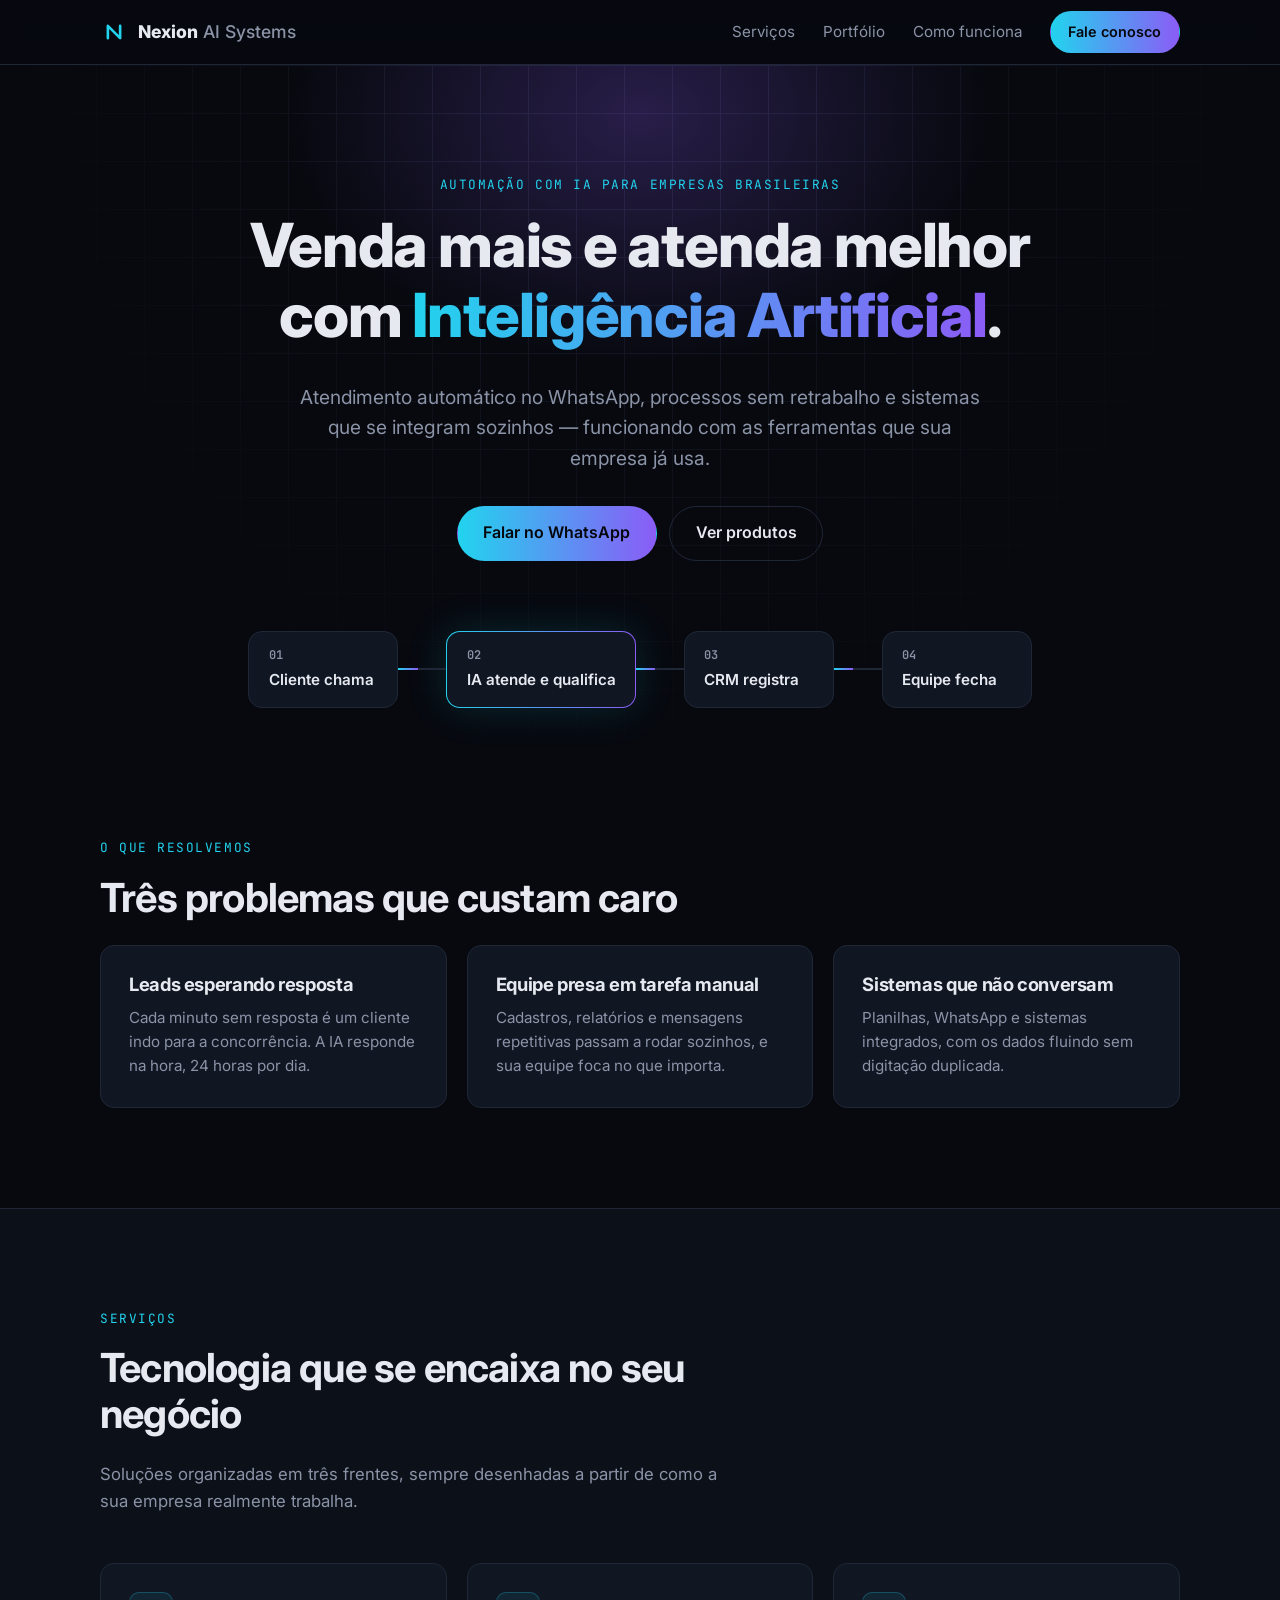
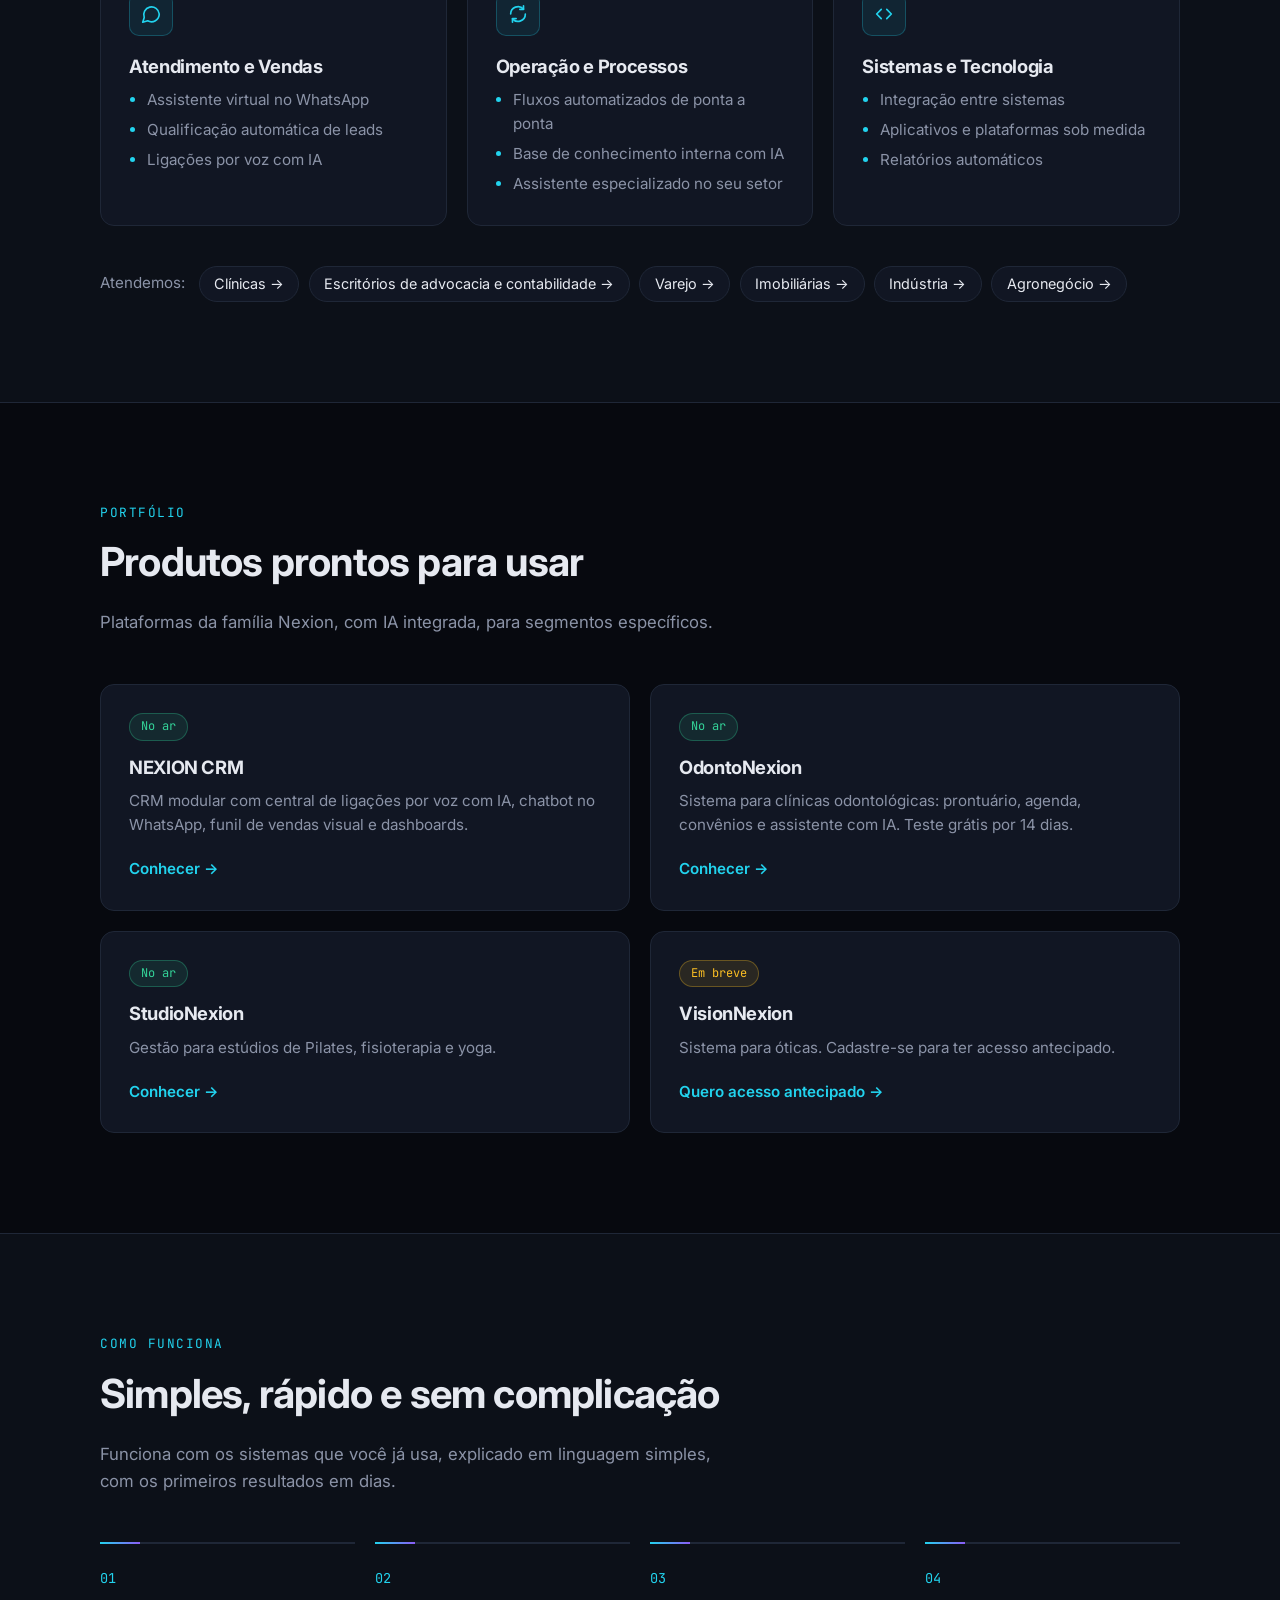
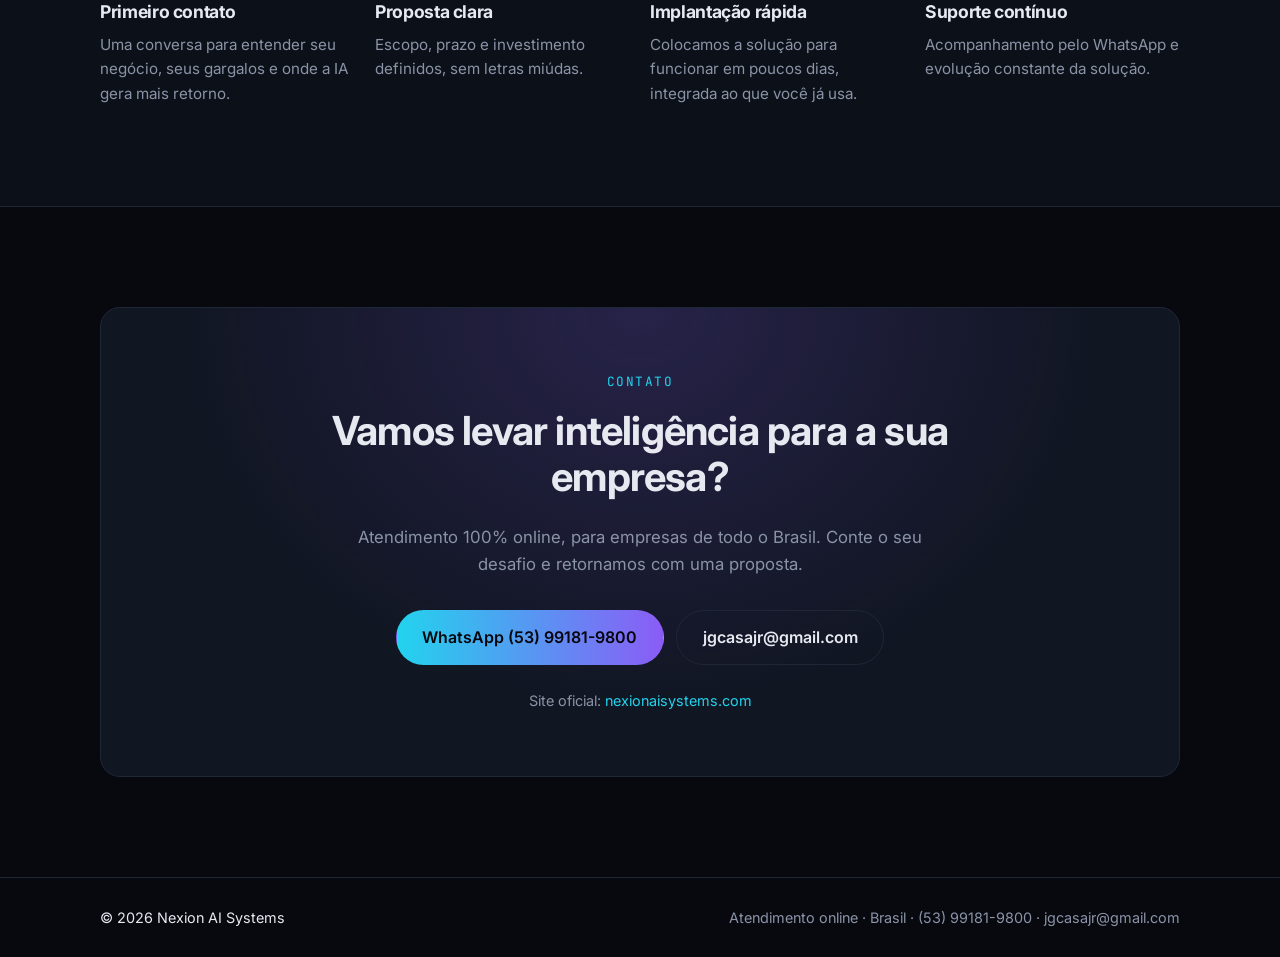
<file: index.html>
<!DOCTYPE html>
<html lang="pt-BR">
<head>
  <meta charset="utf-8">
  <meta name="viewport" content="width=device-width, initial-scale=1">
  <title>Nexion AI Systems — Automação com IA para empresas</title>
  <meta name="description" content="Automação com IA para empresas brasileiras: atendimento no WhatsApp, CRM, sistemas de gestão e integrações. Conheça o NEXION CRM, OdontoNexion e StudioNexion.">
  <meta property="og:title" content="Nexion AI Systems">
  <meta property="og:description" content="Aplicativos de gestão e integração de IA nos processos da sua empresa.">
  <meta property="og:type" content="website">
  <meta name="theme-color" content="#07090f">
  <link rel="icon" href="data:image/svg+xml,%3Csvg xmlns='http://www.w3.org/2000/svg' viewBox='0 0 32 32'%3E%3Crect width='32' height='32' rx='8' fill='%2307090f'/%3E%3Cpath d='M9 23V9l14 14V9' stroke='%2322d3ee' stroke-width='3' fill='none' stroke-linecap='round' stroke-linejoin='round'/%3E%3C/svg%3E">
  <link rel="preconnect" href="https://fonts.googleapis.com">
  <link rel="preconnect" href="https://fonts.gstatic.com" crossorigin>
  <link href="https://fonts.googleapis.com/css2?family=Inter:wght@400;500;600;700;800&family=JetBrains+Mono:wght@500&display=swap" rel="stylesheet">
  <link rel="stylesheet" href="style.css">
</head>
<body>

  <header class="nav">
    <div class="container nav-inner">
      <a href="#inicio" class="brand" aria-label="Nexion AI Systems — início">
        <svg class="brand-mark" viewBox="0 0 32 32" aria-hidden="true">
          <path d="M9 23V9l14 14V9" />
        </svg>
        <span>Nexion<span class="brand-sub"> AI Systems</span></span>
      </a>
      <nav class="nav-links" aria-label="Navegação principal">
        <a href="#servicos">Serviços</a>
        <a href="#portfolio">Portfólio</a>
        <a href="#processo">Como funciona</a>
        <a href="#contato" class="btn btn-sm">Fale conosco</a>
      </nav>
    </div>
  </header>

  <main>
    <!-- Hero -->
    <section id="inicio" class="hero">
      <div class="hero-grid" aria-hidden="true"></div>
      <div class="container hero-inner">
        <p class="eyebrow">Automação com IA para empresas brasileiras</p>
        <h1>Venda mais e atenda melhor com <span class="grad">Inteligência Artificial</span>.</h1>
        <p class="lead">Atendimento automático no WhatsApp, processos sem retrabalho e sistemas que se integram sozinhos — funcionando com as ferramentas que sua empresa já usa.</p>
        <div class="hero-cta">
          <a href="https://wa.me/5553991819800?text=Ol%C3%A1!%20Vim%20pelo%20site%20da%20Nexion%20AI%20Systems." class="btn" target="_blank" rel="noopener">Falar no WhatsApp</a>
          <a href="#portfolio" class="btn btn-ghost">Ver produtos</a>
        </div>

        <!-- Diagrama de fluxo -->
        <div class="flow" aria-label="Exemplo de fluxo: cliente chama no WhatsApp, IA atende e qualifica, sistema registra, equipe fecha a venda">
          <div class="flow-node"><span class="mono">01</span>Cliente chama</div>
          <div class="flow-edge" aria-hidden="true"></div>
          <div class="flow-node flow-node-ai"><span class="mono">02</span>IA atende e qualifica</div>
          <div class="flow-edge" aria-hidden="true"></div>
          <div class="flow-node"><span class="mono">03</span>CRM registra</div>
          <div class="flow-edge" aria-hidden="true"></div>
          <div class="flow-node"><span class="mono">04</span>Equipe fecha</div>
        </div>
      </div>
    </section>

    <!-- Problemas -->
    <section class="section section-tight">
      <div class="container">
        <p class="eyebrow">O que resolvemos</p>
        <h2>Três problemas que custam caro</h2>
        <div class="cards">
          <article class="card">
            <h3>Leads esperando resposta</h3>
            <p>Cada minuto sem resposta é um cliente indo para a concorrência. A IA responde na hora, 24 horas por dia.</p>
          </article>
          <article class="card">
            <h3>Equipe presa em tarefa manual</h3>
            <p>Cadastros, relatórios e mensagens repetitivas passam a rodar sozinhos, e sua equipe foca no que importa.</p>
          </article>
          <article class="card">
            <h3>Sistemas que não conversam</h3>
            <p>Planilhas, WhatsApp e sistemas integrados, com os dados fluindo sem digitação duplicada.</p>
          </article>
        </div>
      </div>
    </section>

    <!-- Serviços -->
    <section id="servicos" class="section section-alt">
      <div class="container">
        <p class="eyebrow">Serviços</p>
        <h2>Tecnologia que se encaixa no seu negócio</h2>
        <p class="section-lead">Soluções organizadas em três frentes, sempre desenhadas a partir de como a sua empresa realmente trabalha.</p>

        <div class="cards">
          <article class="card">
            <div class="card-icon" aria-hidden="true">
              <svg viewBox="0 0 24 24"><path d="M21 12a8.5 8.5 0 0 1-12.6 7.4L3 21l1.6-5.2A8.5 8.5 0 1 1 21 12z"/></svg>
            </div>
            <h3>Atendimento e Vendas</h3>
            <ul class="card-list">
              <li>Assistente virtual no WhatsApp</li>
              <li>Qualificação automática de leads</li>
              <li>Ligações por voz com IA</li>
            </ul>
          </article>

          <article class="card">
            <div class="card-icon" aria-hidden="true">
              <svg viewBox="0 0 24 24"><path d="M4 12a8 8 0 0 1 14-5.3M20 12a8 8 0 0 1-14 5.3"/><path d="M18 3v4h-4M6 21v-4h4"/></svg>
            </div>
            <h3>Operação e Processos</h3>
            <ul class="card-list">
              <li>Fluxos automatizados de ponta a ponta</li>
              <li>Base de conhecimento interna com IA</li>
              <li>Assistente especializado no seu setor</li>
            </ul>
          </article>

          <article class="card">
            <div class="card-icon" aria-hidden="true">
              <svg viewBox="0 0 24 24"><path d="M9 7 4 12l5 5M15 7l5 5-5 5"/></svg>
            </div>
            <h3>Sistemas e Tecnologia</h3>
            <ul class="card-list">
              <li>Integração entre sistemas</li>
              <li>Aplicativos e plataformas sob medida</li>
              <li>Relatórios automáticos</li>
            </ul>
          </article>
        </div>

        <div class="segments">
          <span class="segments-label">Atendemos:</span>
          <a class="chip chip-link" href="clinicas/">Clínicas →</a>
          <a class="chip chip-link" href="advocacia-contabilidade/">Escritórios de advocacia e contabilidade →</a>
          <a class="chip chip-link" href="varejo/">Varejo →</a>
          <a class="chip chip-link" href="imobiliarias/">Imobiliárias →</a>
          <a class="chip chip-link" href="industria/">Indústria →</a>
          <a class="chip chip-link" href="agronegocio/">Agronegócio →</a>
        </div>
      </div>
    </section>

    <!-- Portfólio -->
    <section id="portfolio" class="section">
      <div class="container">
        <p class="eyebrow">Portfólio</p>
        <h2>Produtos prontos para usar</h2>
        <p class="section-lead">Plataformas da família Nexion, com IA integrada, para segmentos específicos.</p>

        <div class="cards cards-2">
          <a class="card card-link" href="https://nexioncrm.nexionaisystems.com" target="_blank" rel="noopener">
            <span class="badge">No ar</span>
            <h3>NEXION CRM</h3>
            <p>CRM modular com central de ligações por voz com IA, chatbot no WhatsApp, funil de vendas visual e dashboards.</p>
            <span class="card-more">Conhecer →</span>
          </a>
          <a class="card card-link" href="https://odontonexion.nexionaisystems.com" target="_blank" rel="noopener">
            <span class="badge">No ar</span>
            <h3>OdontoNexion</h3>
            <p>Sistema para clínicas odontológicas: prontuário, agenda, convênios e assistente com IA. Teste grátis por 14 dias.</p>
            <span class="card-more">Conhecer →</span>
          </a>
          <a class="card card-link" href="https://studionexion.nexionaisystems.com" target="_blank" rel="noopener">
            <span class="badge">No ar</span>
            <h3>StudioNexion</h3>
            <p>Gestão para estúdios de Pilates, fisioterapia e yoga.</p>
            <span class="card-more">Conhecer →</span>
          </a>
          <a class="card card-link" href="https://nexionaisystems.com/#portfolio" target="_blank" rel="noopener">
            <span class="badge badge-soon">Em breve</span>
            <h3>VisionNexion</h3>
            <p>Sistema para óticas. Cadastre-se para ter acesso antecipado.</p>
            <span class="card-more">Quero acesso antecipado →</span>
          </a>
        </div>
      </div>
    </section>

    <!-- Processo -->
    <section id="processo" class="section section-alt">
      <div class="container">
        <p class="eyebrow">Como funciona</p>
        <h2>Simples, rápido e sem complicação</h2>
        <p class="section-lead">Funciona com os sistemas que você já usa, explicado em linguagem simples, com os primeiros resultados em dias.</p>

        <ol class="steps">
          <li class="step">
            <span class="step-num mono">01</span>
            <h3>Primeiro contato</h3>
            <p>Uma conversa para entender seu negócio, seus gargalos e onde a IA gera mais retorno.</p>
          </li>
          <li class="step">
            <span class="step-num mono">02</span>
            <h3>Proposta clara</h3>
            <p>Escopo, prazo e investimento definidos, sem letras miúdas.</p>
          </li>
          <li class="step">
            <span class="step-num mono">03</span>
            <h3>Implantação rápida</h3>
            <p>Colocamos a solução para funcionar em poucos dias, integrada ao que você já usa.</p>
          </li>
          <li class="step">
            <span class="step-num mono">04</span>
            <h3>Suporte contínuo</h3>
            <p>Acompanhamento pelo WhatsApp e evolução constante da solução.</p>
          </li>
        </ol>
      </div>
    </section>

    <!-- Contato -->
    <section id="contato" class="section">
      <div class="container">
        <div class="cta-box">
          <p class="eyebrow">Contato</p>
          <h2>Vamos levar inteligência para a sua empresa?</h2>
          <p class="section-lead">Atendimento 100% online, para empresas de todo o Brasil. Conte o seu desafio e retornamos com uma proposta.</p>
          <div class="hero-cta">
            <a href="https://wa.me/5553991819800?text=Ol%C3%A1!%20Vim%20pelo%20site%20da%20Nexion%20AI%20Systems." class="btn" target="_blank" rel="noopener">WhatsApp (53) 99181-9800</a>
            <a href="mailto:jgcasajr@gmail.com?subject=Contato%20pelo%20site%20-%20Nexion%20AI%20Systems" class="btn btn-ghost">jgcasajr@gmail.com</a>
          </div>
          <p class="cta-site muted">Site oficial: <a href="https://nexionaisystems.com" target="_blank" rel="noopener">nexionaisystems.com</a></p>
        </div>
      </div>
    </section>
  </main>

  <footer class="footer">
    <div class="container footer-inner">
      <span>© <span id="ano">2026</span> Nexion AI Systems</span>
      <span class="muted">Atendimento online · Brasil · <a href="https://wa.me/5553991819800" target="_blank" rel="noopener">(53) 99181-9800</a> · <a href="mailto:jgcasajr@gmail.com">jgcasajr@gmail.com</a></span>
    </div>
  </footer>

  <script>document.getElementById('ano').textContent = new Date().getFullYear();</script>
</body>
</html>
</file>
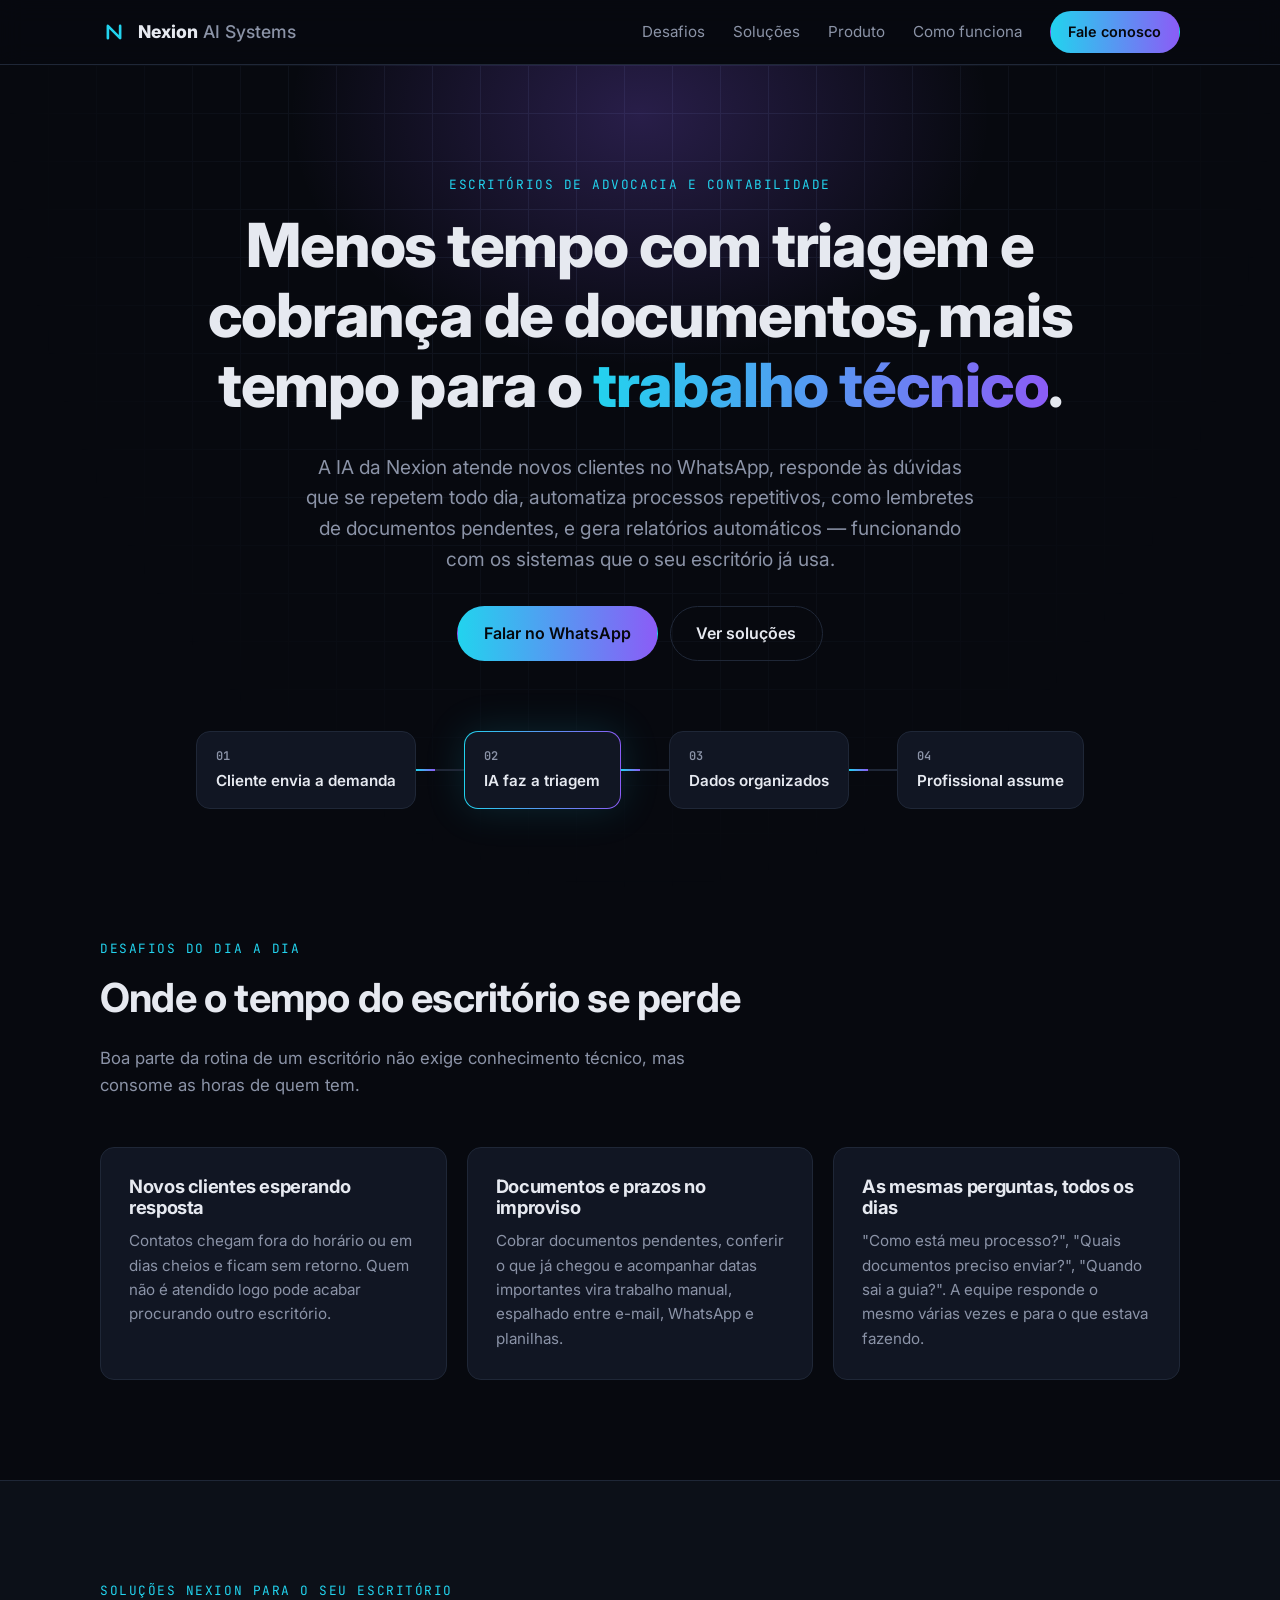
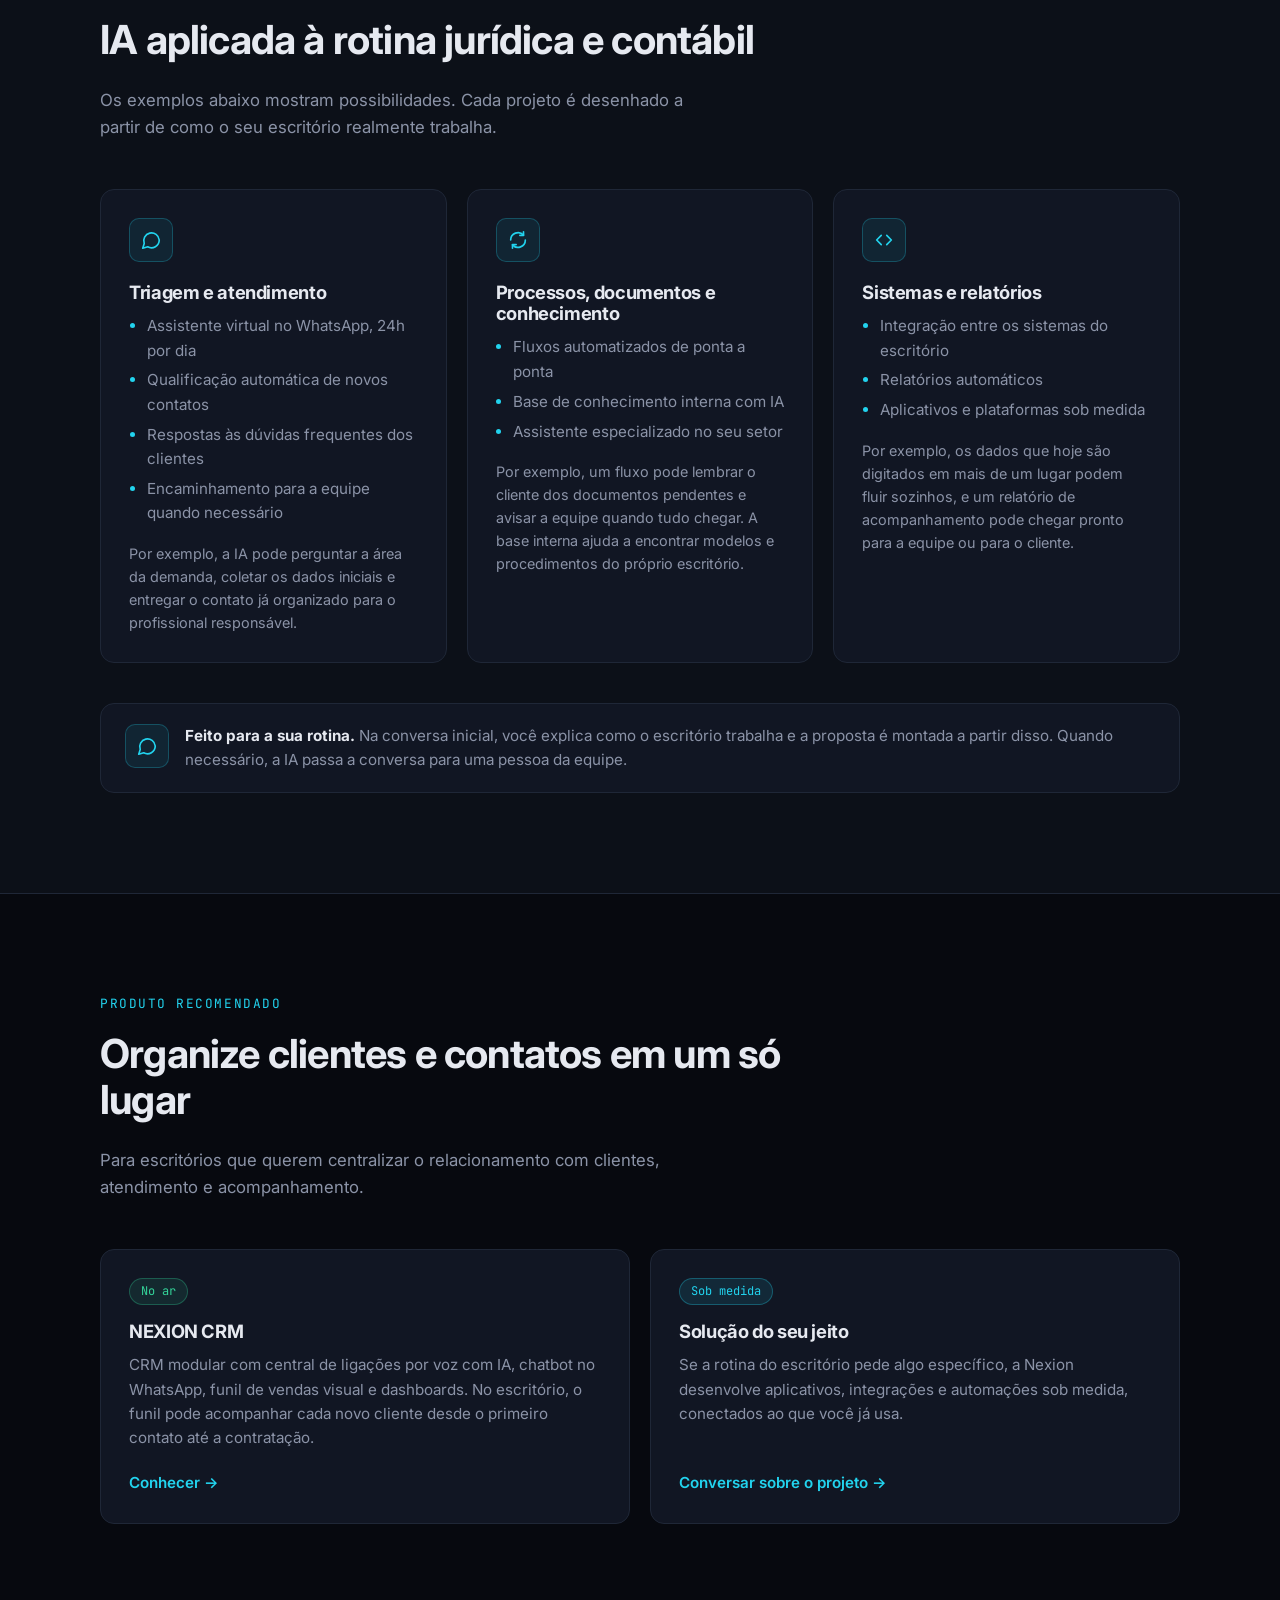
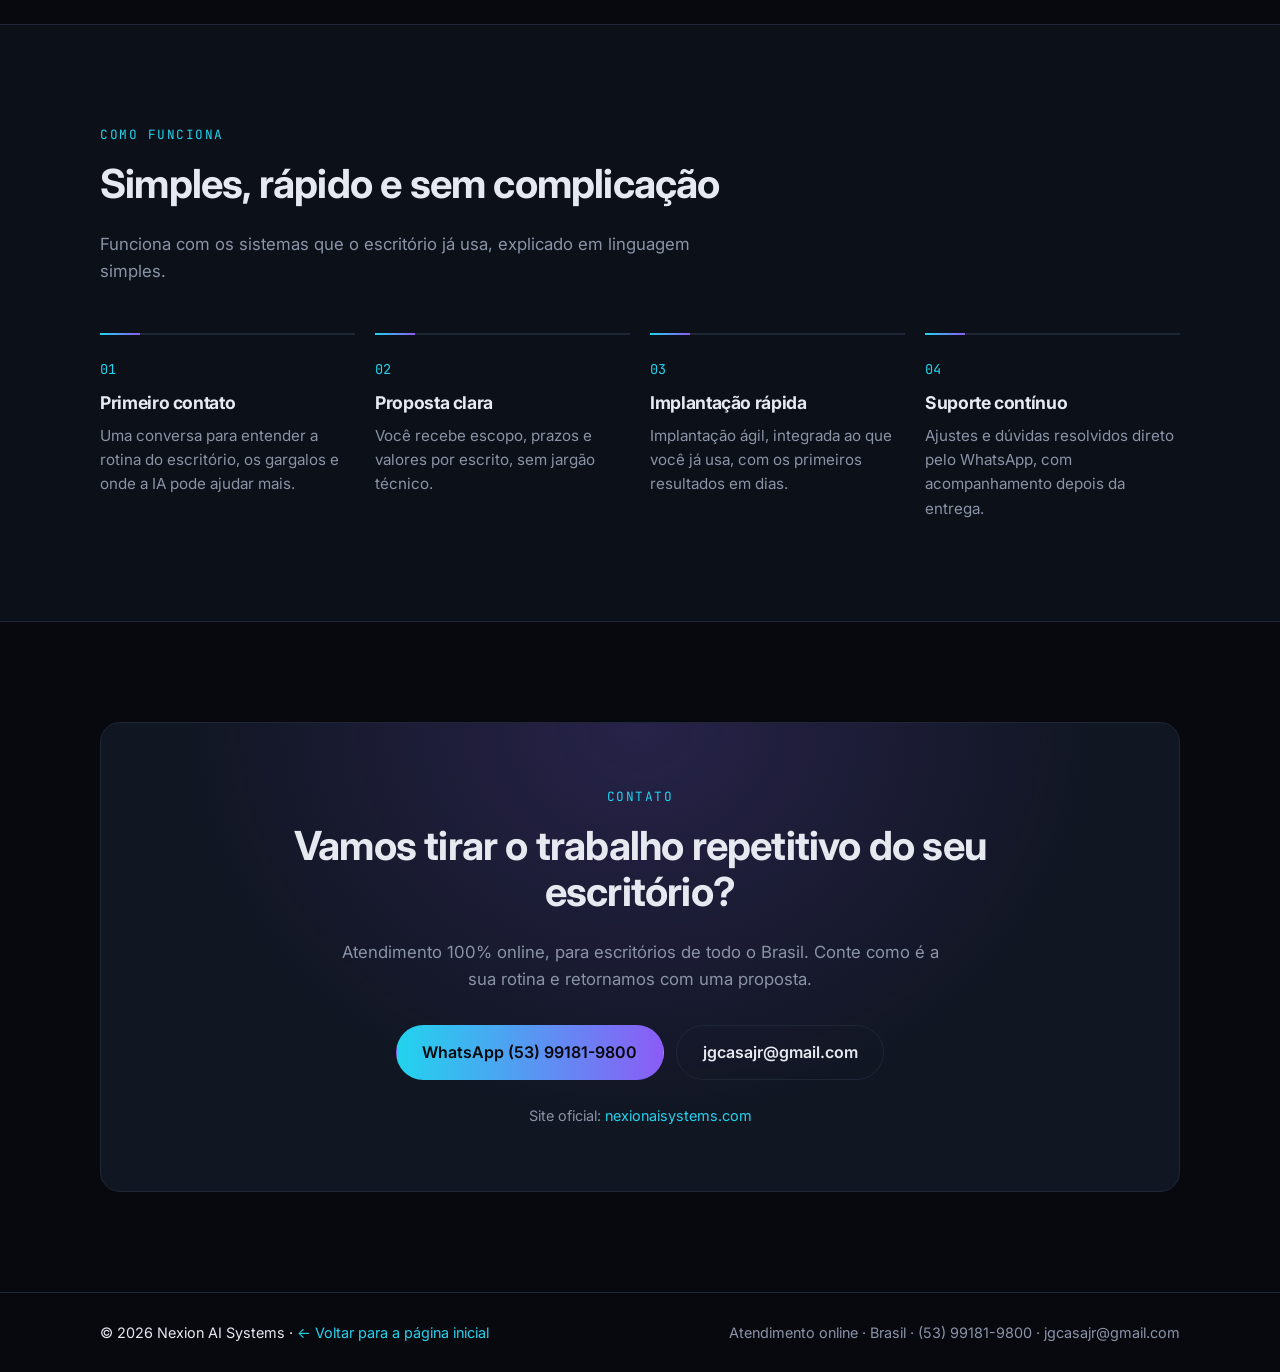
<file: advocacia-contabilidade/index.html>
<!DOCTYPE html>
<html lang="pt-BR">
<head>
  <meta charset="utf-8">
  <meta name="viewport" content="width=device-width, initial-scale=1">
  <title>IA para escritórios de advocacia e contabilidade — Nexion AI Systems</title>
  <meta name="description" content="Automação com IA para escritórios de advocacia e contabilidade: triagem de novos clientes no WhatsApp, fluxos automatizados para a rotina do escritório, base de conhecimento interna, relatórios automáticos e NEXION CRM.">
  <meta property="og:title" content="IA para escritórios de advocacia e contabilidade — Nexion AI Systems">
  <meta property="og:description" content="Triagem de clientes, processos e perguntas repetitivas organizados com IA, integrada aos sistemas que o escritório já usa.">
  <meta property="og:type" content="website">
  <meta name="theme-color" content="#07090f">
  <link rel="icon" href="data:image/svg+xml,%3Csvg xmlns='http://www.w3.org/2000/svg' viewBox='0 0 32 32'%3E%3Crect width='32' height='32' rx='8' fill='%2307090f'/%3E%3Cpath d='M9 23V9l14 14V9' stroke='%2322d3ee' stroke-width='3' fill='none' stroke-linecap='round' stroke-linejoin='round'/%3E%3C/svg%3E">
  <link rel="preconnect" href="https://fonts.googleapis.com">
  <link rel="preconnect" href="https://fonts.gstatic.com" crossorigin>
  <link href="https://fonts.googleapis.com/css2?family=Inter:wght@400;500;600;700;800&family=JetBrains+Mono:wght@500&display=swap" rel="stylesheet">
  <link rel="stylesheet" href="../style.css">
  <style>
    .note {
      display: flex;
      gap: 1rem;
      align-items: flex-start;
      margin-top: 2.5rem;
      padding: 1.25rem 1.5rem;
      border: 1px solid var(--border);
      border-radius: var(--radius);
      background: var(--surface);
      color: var(--muted);
      font-size: 0.95rem;
    }
    .note p { margin: 0; }
    .note strong { color: var(--text); }
    .note .card-icon { flex: none; margin-bottom: 0; }
    @media (max-width: 640px) { .note { flex-direction: column; } }
    .back-link { color: var(--cyan); }
    .card .example { margin-top: 1rem; font-size: 0.9rem; }
    .card .example strong { color: var(--text); font-weight: 600; }
    .badge-custom { color: var(--cyan); background: rgba(34, 211, 238, 0.1); border-color: rgba(34, 211, 238, 0.3); }
    @media (max-width: 640px) { .flow { align-items: stretch; } }
  </style>
</head>
<body>

  <header class="nav">
    <div class="container nav-inner">
      <a href="../" class="brand" aria-label="Nexion AI Systems — página inicial">
        <svg class="brand-mark" viewBox="0 0 32 32" aria-hidden="true">
          <path d="M9 23V9l14 14V9" />
        </svg>
        <span>Nexion<span class="brand-sub"> AI Systems</span></span>
      </a>
      <nav class="nav-links" aria-label="Navegação da página">
        <a href="#desafios">Desafios</a>
        <a href="#solucoes">Soluções</a>
        <a href="#produtos">Produto</a>
        <a href="#processo">Como funciona</a>
        <a href="#contato" class="btn btn-sm">Fale conosco</a>
      </nav>
    </div>
  </header>

  <main>
    <!-- Hero -->
    <section id="inicio" class="hero">
      <div class="hero-grid" aria-hidden="true"></div>
      <div class="container hero-inner">
        <p class="eyebrow">Escritórios de advocacia e contabilidade</p>
        <h1>Menos tempo com triagem e cobrança de documentos, mais tempo para o <span class="grad">trabalho técnico</span>.</h1>
        <p class="lead">A IA da Nexion atende novos clientes no WhatsApp, responde às dúvidas que se repetem todo dia, automatiza processos repetitivos, como lembretes de documentos pendentes, e gera relatórios automáticos — funcionando com os sistemas que o seu escritório já usa.</p>
        <div class="hero-cta">
          <a href="https://wa.me/5553991819800?text=Ol%C3%A1!%20Tenho%20um%20escrit%C3%B3rio%20de%20advocacia%2Fcontabilidade%20e%20quero%20saber%20como%20a%20Nexion%20pode%20ajudar." class="btn" target="_blank" rel="noopener">Falar no WhatsApp</a>
          <a href="#solucoes" class="btn btn-ghost">Ver soluções</a>
        </div>

        <!-- Diagrama de fluxo -->
        <div class="flow" role="img" aria-label="Exemplo de fluxo: cliente envia a demanda, IA faz a triagem, dados organizados, profissional assume o caso">
          <div class="flow-node" aria-hidden="true"><span class="mono">01</span>Cliente envia a demanda</div>
          <div class="flow-edge" aria-hidden="true"></div>
          <div class="flow-node flow-node-ai" aria-hidden="true"><span class="mono">02</span>IA faz a triagem</div>
          <div class="flow-edge" aria-hidden="true"></div>
          <div class="flow-node" aria-hidden="true"><span class="mono">03</span>Dados organizados</div>
          <div class="flow-edge" aria-hidden="true"></div>
          <div class="flow-node" aria-hidden="true"><span class="mono">04</span>Profissional assume</div>
        </div>
      </div>
    </section>

    <!-- Desafios -->
    <section id="desafios" class="section section-tight">
      <div class="container">
        <p class="eyebrow">Desafios do dia a dia</p>
        <h2>Onde o tempo do escritório se perde</h2>
        <p class="section-lead">Boa parte da rotina de um escritório não exige conhecimento técnico, mas consome as horas de quem tem.</p>
        <div class="cards">
          <article class="card">
            <h3>Novos clientes esperando resposta</h3>
            <p>Contatos chegam fora do horário ou em dias cheios e ficam sem retorno. Quem não é atendido logo pode acabar procurando outro escritório.</p>
          </article>
          <article class="card">
            <h3>Documentos e prazos no improviso</h3>
            <p>Cobrar documentos pendentes, conferir o que já chegou e acompanhar datas importantes vira trabalho manual, espalhado entre e-mail, WhatsApp e planilhas.</p>
          </article>
          <article class="card">
            <h3>As mesmas perguntas, todos os dias</h3>
            <p>"Como está meu processo?", "Quais documentos preciso enviar?", "Quando sai a guia?". A equipe responde o mesmo várias vezes e para o que estava fazendo.</p>
          </article>
        </div>
      </div>
    </section>

    <!-- Soluções -->
    <section id="solucoes" class="section section-alt">
      <div class="container">
        <p class="eyebrow">Soluções Nexion para o seu escritório</p>
        <h2>IA aplicada à rotina jurídica e contábil</h2>
        <p class="section-lead">Os exemplos abaixo mostram possibilidades. Cada projeto é desenhado a partir de como o seu escritório realmente trabalha.</p>

        <div class="cards">
          <article class="card">
            <div class="card-icon" aria-hidden="true">
              <svg viewBox="0 0 24 24"><path d="M21 12a8.5 8.5 0 0 1-12.6 7.4L3 21l1.6-5.2A8.5 8.5 0 1 1 21 12z"/></svg>
            </div>
            <h3>Triagem e atendimento</h3>
            <ul class="card-list">
              <li>Assistente virtual no WhatsApp, 24h por dia</li>
              <li>Qualificação automática de novos contatos</li>
              <li>Respostas às dúvidas frequentes dos clientes</li>
              <li>Encaminhamento para a equipe quando necessário</li>
            </ul>
            <p class="example">Por exemplo, a IA pode perguntar a área da demanda, coletar os dados iniciais e entregar o contato já organizado para o profissional responsável.</p>
          </article>

          <article class="card">
            <div class="card-icon" aria-hidden="true">
              <svg viewBox="0 0 24 24"><path d="M4 12a8 8 0 0 1 14-5.3M20 12a8 8 0 0 1-14 5.3"/><path d="M18 3v4h-4M6 21v-4h4"/></svg>
            </div>
            <h3>Processos, documentos e conhecimento</h3>
            <ul class="card-list">
              <li>Fluxos automatizados de ponta a ponta</li>
              <li>Base de conhecimento interna com IA</li>
              <li>Assistente especializado no seu setor</li>
            </ul>
            <p class="example">Por exemplo, um fluxo pode lembrar o cliente dos documentos pendentes e avisar a equipe quando tudo chegar. A base interna ajuda a encontrar modelos e procedimentos do próprio escritório.</p>
          </article>

          <article class="card">
            <div class="card-icon" aria-hidden="true">
              <svg viewBox="0 0 24 24"><path d="M9 7 4 12l5 5M15 7l5 5-5 5"/></svg>
            </div>
            <h3>Sistemas e relatórios</h3>
            <ul class="card-list">
              <li>Integração entre os sistemas do escritório</li>
              <li>Relatórios automáticos</li>
              <li>Aplicativos e plataformas sob medida</li>
            </ul>
            <p class="example">Por exemplo, os dados que hoje são digitados em mais de um lugar podem fluir sozinhos, e um relatório de acompanhamento pode chegar pronto para a equipe ou para o cliente.</p>
          </article>
        </div>

        <div class="note">
          <div class="card-icon" aria-hidden="true">
            <svg viewBox="0 0 24 24"><path d="M21 12a8.5 8.5 0 0 1-12.6 7.4L3 21l1.6-5.2A8.5 8.5 0 1 1 21 12z"/></svg>
          </div>
          <p><strong>Feito para a sua rotina.</strong> Na conversa inicial, você explica como o escritório trabalha e a proposta é montada a partir disso. Quando necessário, a IA passa a conversa para uma pessoa da equipe.</p>
        </div>
      </div>
    </section>

    <!-- Produtos -->
    <section id="produtos" class="section">
      <div class="container">
        <p class="eyebrow">Produto recomendado</p>
        <h2>Organize clientes e contatos em um só lugar</h2>
        <p class="section-lead">Para escritórios que querem centralizar o relacionamento com clientes, atendimento e acompanhamento.</p>

        <div class="cards cards-2">
          <a class="card card-link" href="https://nexioncrm.nexionaisystems.com" target="_blank" rel="noopener">
            <span class="badge">No ar</span>
            <h3>NEXION CRM</h3>
            <p>CRM modular com central de ligações por voz com IA, chatbot no WhatsApp, funil de vendas visual e dashboards. No escritório, o funil pode acompanhar cada novo cliente desde o primeiro contato até a contratação.</p>
            <span class="card-more">Conhecer →</span>
          </a>
          <a class="card card-link" href="#contato">
            <span class="badge badge-custom">Sob medida</span>
            <h3>Solução do seu jeito</h3>
            <p>Se a rotina do escritório pede algo específico, a Nexion desenvolve aplicativos, integrações e automações sob medida, conectados ao que você já usa.</p>
            <span class="card-more">Conversar sobre o projeto →</span>
          </a>
        </div>
      </div>
    </section>

    <!-- Processo -->
    <section id="processo" class="section section-alt">
      <div class="container">
        <p class="eyebrow">Como funciona</p>
        <h2>Simples, rápido e sem complicação</h2>
        <p class="section-lead">Funciona com os sistemas que o escritório já usa, explicado em linguagem simples.</p>

        <ol class="steps">
          <li class="step">
            <span class="step-num mono">01</span>
            <h3>Primeiro contato</h3>
            <p>Uma conversa para entender a rotina do escritório, os gargalos e onde a IA pode ajudar mais.</p>
          </li>
          <li class="step">
            <span class="step-num mono">02</span>
            <h3>Proposta clara</h3>
            <p>Você recebe escopo, prazos e valores por escrito, sem jargão técnico.</p>
          </li>
          <li class="step">
            <span class="step-num mono">03</span>
            <h3>Implantação rápida</h3>
            <p>Implantação ágil, integrada ao que você já usa, com os primeiros resultados em dias.</p>
          </li>
          <li class="step">
            <span class="step-num mono">04</span>
            <h3>Suporte contínuo</h3>
            <p>Ajustes e dúvidas resolvidos direto pelo WhatsApp, com acompanhamento depois da entrega.</p>
          </li>
        </ol>
      </div>
    </section>

    <!-- Contato -->
    <section id="contato" class="section">
      <div class="container">
        <div class="cta-box">
          <p class="eyebrow">Contato</p>
          <h2>Vamos tirar o trabalho repetitivo do seu escritório?</h2>
          <p class="section-lead">Atendimento 100% online, para escritórios de todo o Brasil. Conte como é a sua rotina e retornamos com uma proposta.</p>
          <div class="hero-cta">
            <a href="https://wa.me/5553991819800?text=Ol%C3%A1!%20Tenho%20um%20escrit%C3%B3rio%20de%20advocacia%2Fcontabilidade%20e%20quero%20saber%20como%20a%20Nexion%20pode%20ajudar." class="btn" target="_blank" rel="noopener">WhatsApp (53) 99181-9800</a>
            <a href="mailto:jgcasajr@gmail.com?subject=Escrit%C3%B3rio%20de%20advocacia%2Fcontabilidade%20-%20Nexion%20AI%20Systems" class="btn btn-ghost">jgcasajr@gmail.com</a>
          </div>
          <p class="cta-site muted">Site oficial: <a href="https://nexionaisystems.com" target="_blank" rel="noopener">nexionaisystems.com</a></p>
        </div>
      </div>
    </section>
  </main>

  <footer class="footer">
    <div class="container footer-inner">
      <span>© <span id="ano">2026</span> Nexion AI Systems · <a href="../" class="back-link">← Voltar para a página inicial</a></span>
      <span class="muted">Atendimento online · Brasil · <a href="https://wa.me/5553991819800?text=Ol%C3%A1!%20Tenho%20um%20escrit%C3%B3rio%20de%20advocacia%2Fcontabilidade%20e%20quero%20saber%20como%20a%20Nexion%20pode%20ajudar." target="_blank" rel="noopener">(53) 99181-9800</a> · <a href="mailto:jgcasajr@gmail.com">jgcasajr@gmail.com</a></span>
    </div>
  </footer>

  <script>document.getElementById('ano').textContent = new Date().getFullYear();</script>
</body>
</html>
</file>
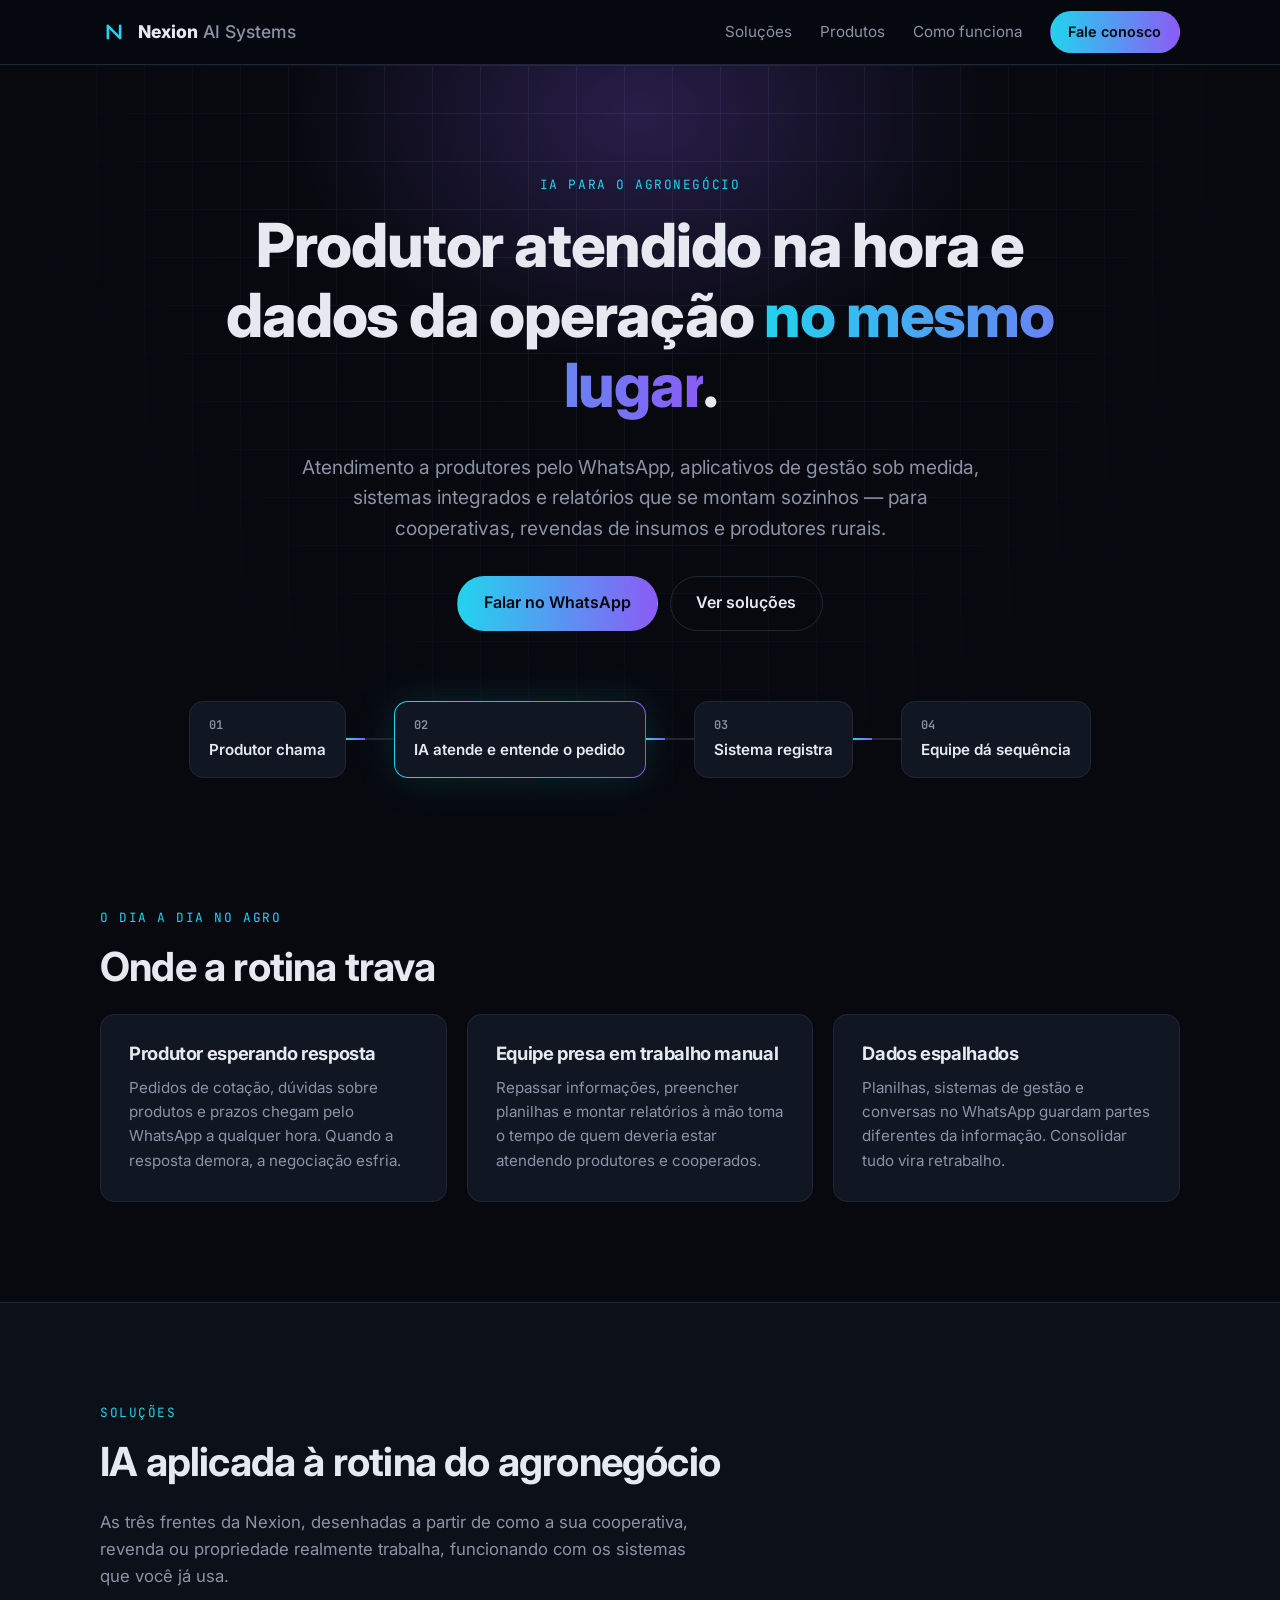
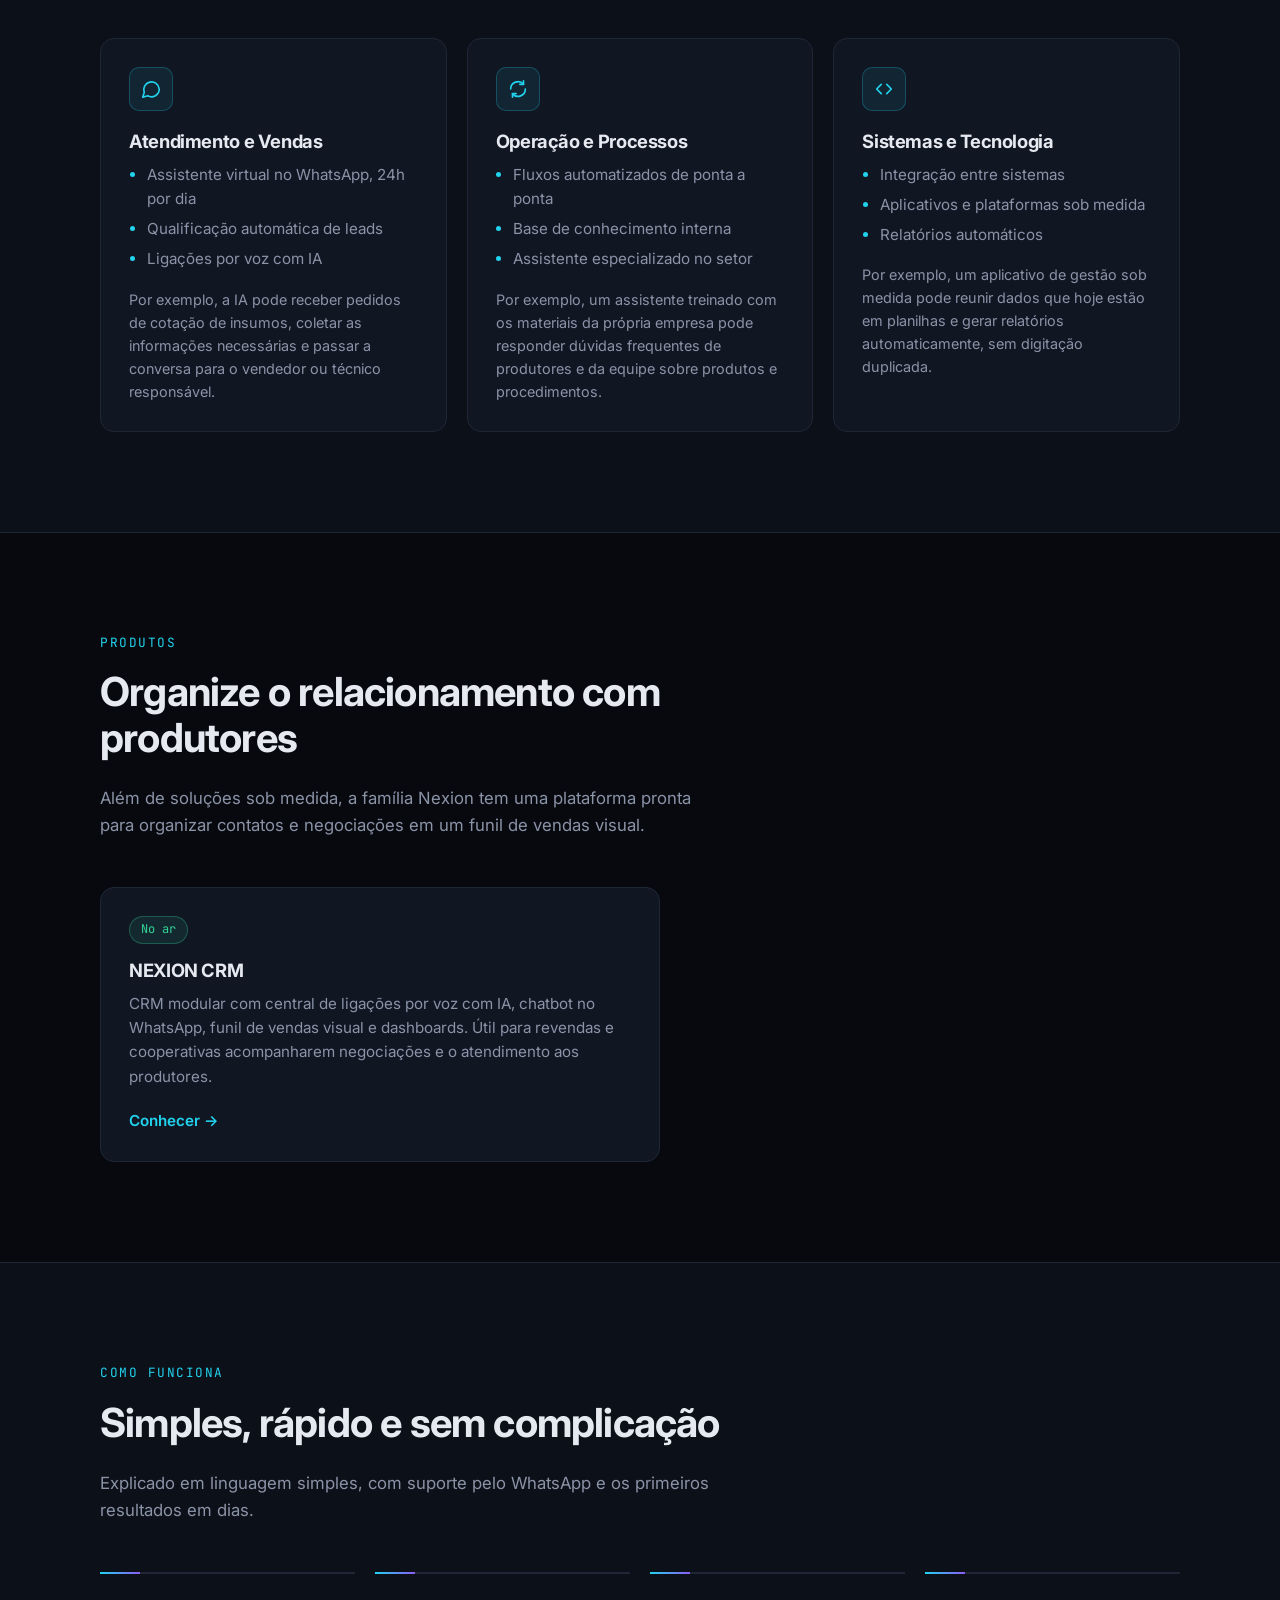
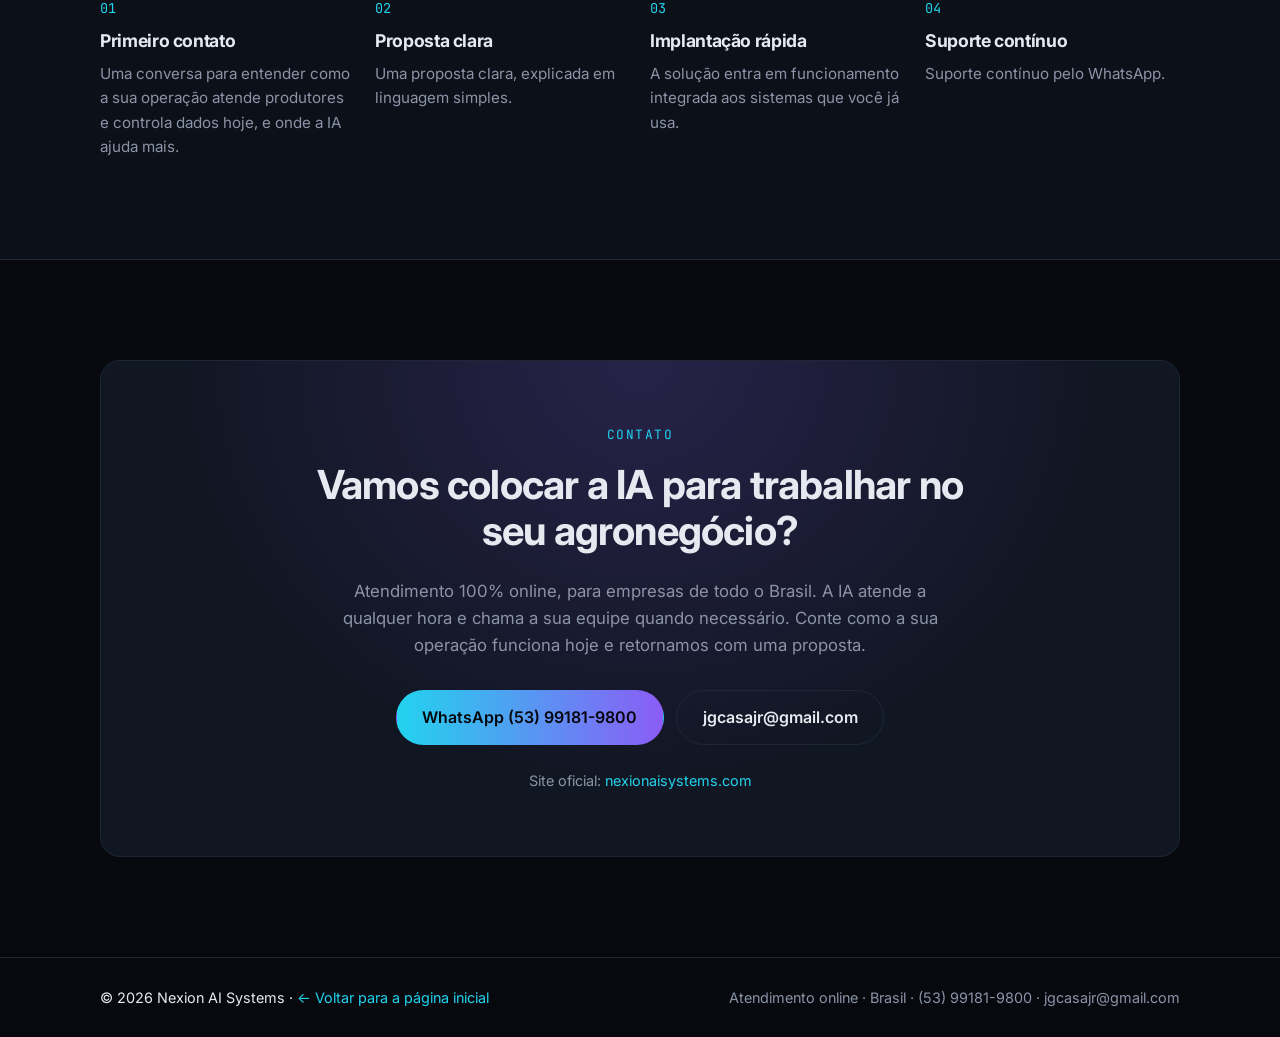
<file: agronegocio/index.html>
<!DOCTYPE html>
<html lang="pt-BR">
<head>
  <meta charset="utf-8">
  <meta name="viewport" content="width=device-width, initial-scale=1">
  <title>IA para Agronegócio — Nexion AI Systems</title>
  <meta name="description" content="Automação com IA para produtores, cooperativas e revendas de insumos: atendimento a produtores pelo WhatsApp, aplicativos de gestão sob medida, integração de dados, relatórios automáticos e assistente especializado no setor.">
  <meta property="og:title" content="IA para Agronegócio — Nexion AI Systems">
  <meta property="og:description" content="Atendimento a produtores pelo WhatsApp, apps de gestão sob medida e dados integrados para cooperativas, revendas e produtores.">
  <meta property="og:type" content="website">
  <meta property="og:url" content="https://jgcasajr.github.io/agronegocio/">
  <link rel="canonical" href="https://jgcasajr.github.io/agronegocio/">
  <meta name="theme-color" content="#07090f">
  <link rel="icon" href="data:image/svg+xml,%3Csvg xmlns='http://www.w3.org/2000/svg' viewBox='0 0 32 32'%3E%3Crect width='32' height='32' rx='8' fill='%2307090f'/%3E%3Cpath d='M9 23V9l14 14V9' stroke='%2322d3ee' stroke-width='3' fill='none' stroke-linecap='round' stroke-linejoin='round'/%3E%3C/svg%3E">
  <link rel="preconnect" href="https://fonts.googleapis.com">
  <link rel="preconnect" href="https://fonts.gstatic.com" crossorigin>
  <link href="https://fonts.googleapis.com/css2?family=Inter:wght@400;500;600;700;800&family=JetBrains+Mono:wght@500&display=swap" rel="stylesheet">
  <link rel="stylesheet" href="../style.css">
  <style>
    .card-note {
      margin-top: 1rem !important;
      font-size: 0.9rem !important;
    }
    .back-link {
      color: var(--cyan);
    }
    .hero .eyebrow {
      text-wrap: balance;
    }
    .cards-1 {
      grid-template-columns: minmax(0, 560px);
    }
  </style>
</head>
<body>

  <header class="nav">
    <div class="container nav-inner">
      <a href="../" class="brand" aria-label="Nexion AI Systems — página inicial">
        <svg class="brand-mark" viewBox="0 0 32 32" aria-hidden="true">
          <path d="M9 23V9l14 14V9" />
        </svg>
        <span>Nexion<span class="brand-sub"> AI Systems</span></span>
      </a>
      <nav class="nav-links" aria-label="Navegação da página">
        <a href="#solucoes">Soluções</a>
        <a href="#produtos">Produtos</a>
        <a href="#processo">Como funciona</a>
        <a href="#contato" class="btn btn-sm">Fale conosco</a>
      </nav>
    </div>
  </header>

  <main>
    <!-- Hero -->
    <section id="inicio" class="hero">
      <div class="hero-grid" aria-hidden="true"></div>
      <div class="container hero-inner">
        <p class="eyebrow">IA para o agronegócio</p>
        <h1>Produtor atendido na hora e dados da operação <span class="grad">no mesmo lugar</span>.</h1>
        <p class="lead">Atendimento a produtores pelo WhatsApp, aplicativos de gestão sob medida, sistemas integrados e relatórios que se montam sozinhos — para cooperativas, revendas de insumos e produtores rurais.</p>
        <div class="hero-cta">
          <a href="https://wa.me/5553991819800?text=Ol%C3%A1!%20Vim%20pela%20p%C3%A1gina%20de%20agroneg%C3%B3cio%20da%20Nexion%20AI%20Systems%20e%20quero%20automatizar%20o%20atendimento%20aos%20produtores." class="btn" target="_blank" rel="noopener">Falar no WhatsApp</a>
          <a href="#solucoes" class="btn btn-ghost">Ver soluções</a>
        </div>

        <!-- Diagrama de fluxo -->
        <div class="flow" role="group" aria-label="Exemplo de fluxo: produtor chama no WhatsApp, IA atende e entende o pedido, sistema registra os dados, equipe técnica ou comercial dá sequência">
          <div class="flow-node"><span class="mono">01</span>Produtor chama</div>
          <div class="flow-edge" aria-hidden="true"></div>
          <div class="flow-node flow-node-ai"><span class="mono">02</span>IA atende e entende o pedido</div>
          <div class="flow-edge" aria-hidden="true"></div>
          <div class="flow-node"><span class="mono">03</span>Sistema registra</div>
          <div class="flow-edge" aria-hidden="true"></div>
          <div class="flow-node"><span class="mono">04</span>Equipe dá sequência</div>
        </div>
      </div>
    </section>

    <!-- Dores -->
    <section class="section section-tight">
      <div class="container">
        <p class="eyebrow">O dia a dia no agro</p>
        <h2>Onde a rotina trava</h2>
        <div class="cards">
          <article class="card">
            <h3>Produtor esperando resposta</h3>
            <p>Pedidos de cotação, dúvidas sobre produtos e prazos chegam pelo WhatsApp a qualquer hora. Quando a resposta demora, a negociação esfria.</p>
          </article>
          <article class="card">
            <h3>Equipe presa em trabalho manual</h3>
            <p>Repassar informações, preencher planilhas e montar relatórios à mão toma o tempo de quem deveria estar atendendo produtores e cooperados.</p>
          </article>
          <article class="card">
            <h3>Dados espalhados</h3>
            <p>Planilhas, sistemas de gestão e conversas no WhatsApp guardam partes diferentes da informação. Consolidar tudo vira retrabalho.</p>
          </article>
        </div>
      </div>
    </section>

    <!-- Soluções -->
    <section id="solucoes" class="section section-alt">
      <div class="container">
        <p class="eyebrow">Soluções</p>
        <h2>IA aplicada à rotina do agronegócio</h2>
        <p class="section-lead">As três frentes da Nexion, desenhadas a partir de como a sua cooperativa, revenda ou propriedade realmente trabalha, funcionando com os sistemas que você já usa.</p>

        <div class="cards">
          <article class="card">
            <div class="card-icon" aria-hidden="true">
              <svg viewBox="0 0 24 24"><path d="M21 12a8.5 8.5 0 0 1-12.6 7.4L3 21l1.6-5.2A8.5 8.5 0 1 1 21 12z"/></svg>
            </div>
            <h3>Atendimento e Vendas</h3>
            <ul class="card-list">
              <li>Assistente virtual no WhatsApp, 24h por dia</li>
              <li>Qualificação automática de leads</li>
              <li>Ligações por voz com IA</li>
            </ul>
            <p class="card-note">Por exemplo, a IA pode receber pedidos de cotação de insumos, coletar as informações necessárias e passar a conversa para o vendedor ou técnico responsável.</p>
          </article>

          <article class="card">
            <div class="card-icon" aria-hidden="true">
              <svg viewBox="0 0 24 24"><path d="M4 12a8 8 0 0 1 14-5.3M20 12a8 8 0 0 1-14 5.3"/><path d="M18 3v4h-4M6 21v-4h4"/></svg>
            </div>
            <h3>Operação e Processos</h3>
            <ul class="card-list">
              <li>Fluxos automatizados de ponta a ponta</li>
              <li>Base de conhecimento interna</li>
              <li>Assistente especializado no setor</li>
            </ul>
            <p class="card-note">Por exemplo, um assistente treinado com os materiais da própria empresa pode responder dúvidas frequentes de produtores e da equipe sobre produtos e procedimentos.</p>
          </article>

          <article class="card">
            <div class="card-icon" aria-hidden="true">
              <svg viewBox="0 0 24 24"><path d="M9 7 4 12l5 5M15 7l5 5-5 5"/></svg>
            </div>
            <h3>Sistemas e Tecnologia</h3>
            <ul class="card-list">
              <li>Integração entre sistemas</li>
              <li>Aplicativos e plataformas sob medida</li>
              <li>Relatórios automáticos</li>
            </ul>
            <p class="card-note">Por exemplo, um aplicativo de gestão sob medida pode reunir dados que hoje estão em planilhas e gerar relatórios automaticamente, sem digitação duplicada.</p>
          </article>
        </div>
      </div>
    </section>

    <!-- Produtos -->
    <section id="produtos" class="section">
      <div class="container">
        <p class="eyebrow">Produtos</p>
        <h2>Organize o relacionamento com produtores</h2>
        <p class="section-lead">Além de soluções sob medida, a família Nexion tem uma plataforma pronta para organizar contatos e negociações em um funil de vendas visual.</p>

        <div class="cards cards-1">
          <a class="card card-link" href="https://nexioncrm.nexionaisystems.com" target="_blank" rel="noopener">
            <span class="badge">No ar</span>
            <h3>NEXION CRM</h3>
            <p>CRM modular com central de ligações por voz com IA, chatbot no WhatsApp, funil de vendas visual e dashboards. Útil para revendas e cooperativas acompanharem negociações e o atendimento aos produtores.</p>
            <span class="card-more">Conhecer →</span>
          </a>
        </div>
      </div>
    </section>

    <!-- Processo -->
    <section id="processo" class="section section-alt">
      <div class="container">
        <p class="eyebrow">Como funciona</p>
        <h2>Simples, rápido e sem complicação</h2>
        <p class="section-lead">Explicado em linguagem simples, com suporte pelo WhatsApp e os primeiros resultados em dias.</p>

        <ol class="steps">
          <li class="step">
            <span class="step-num mono">01</span>
            <h3>Primeiro contato</h3>
            <p>Uma conversa para entender como a sua operação atende produtores e controla dados hoje, e onde a IA ajuda mais.</p>
          </li>
          <li class="step">
            <span class="step-num mono">02</span>
            <h3>Proposta clara</h3>
            <p>Uma proposta clara, explicada em linguagem simples.</p>
          </li>
          <li class="step">
            <span class="step-num mono">03</span>
            <h3>Implantação rápida</h3>
            <p>A solução entra em funcionamento integrada aos sistemas que você já usa.</p>
          </li>
          <li class="step">
            <span class="step-num mono">04</span>
            <h3>Suporte contínuo</h3>
            <p>Suporte contínuo pelo WhatsApp.</p>
          </li>
        </ol>
      </div>
    </section>

    <!-- Contato -->
    <section id="contato" class="section">
      <div class="container">
        <div class="cta-box">
          <p class="eyebrow">Contato</p>
          <h2>Vamos colocar a IA para trabalhar no seu agronegócio?</h2>
          <p class="section-lead">Atendimento 100% online, para empresas de todo o Brasil. A IA atende a qualquer hora e chama a sua equipe quando necessário. Conte como a sua operação funciona hoje e retornamos com uma proposta.</p>
          <div class="hero-cta">
            <a href="https://wa.me/5553991819800?text=Ol%C3%A1!%20Vim%20pela%20p%C3%A1gina%20de%20agroneg%C3%B3cio%20da%20Nexion%20AI%20Systems%20e%20quero%20automatizar%20o%20atendimento%20aos%20produtores." class="btn" target="_blank" rel="noopener">WhatsApp (53) 99181-9800</a>
            <a href="mailto:jgcasajr@gmail.com?subject=Contato%20pelo%20site%20-%20Agroneg%C3%B3cio%20-%20Nexion%20AI%20Systems" class="btn btn-ghost">jgcasajr@gmail.com</a>
          </div>
          <p class="cta-site muted">Site oficial: <a href="https://nexionaisystems.com" target="_blank" rel="noopener">nexionaisystems.com</a></p>
        </div>
      </div>
    </section>
  </main>

  <footer class="footer">
    <div class="container footer-inner">
      <span>© <span id="ano">2026</span> Nexion AI Systems · <a href="../" class="back-link">← Voltar para a página inicial</a></span>
      <span class="muted">Atendimento online · Brasil · <a href="https://wa.me/5553991819800" target="_blank" rel="noopener">(53) 99181-9800</a> · <a href="mailto:jgcasajr@gmail.com">jgcasajr@gmail.com</a></span>
    </div>
  </footer>

  <script>document.getElementById('ano').textContent = new Date().getFullYear();</script>
</body>
</html>
</file>
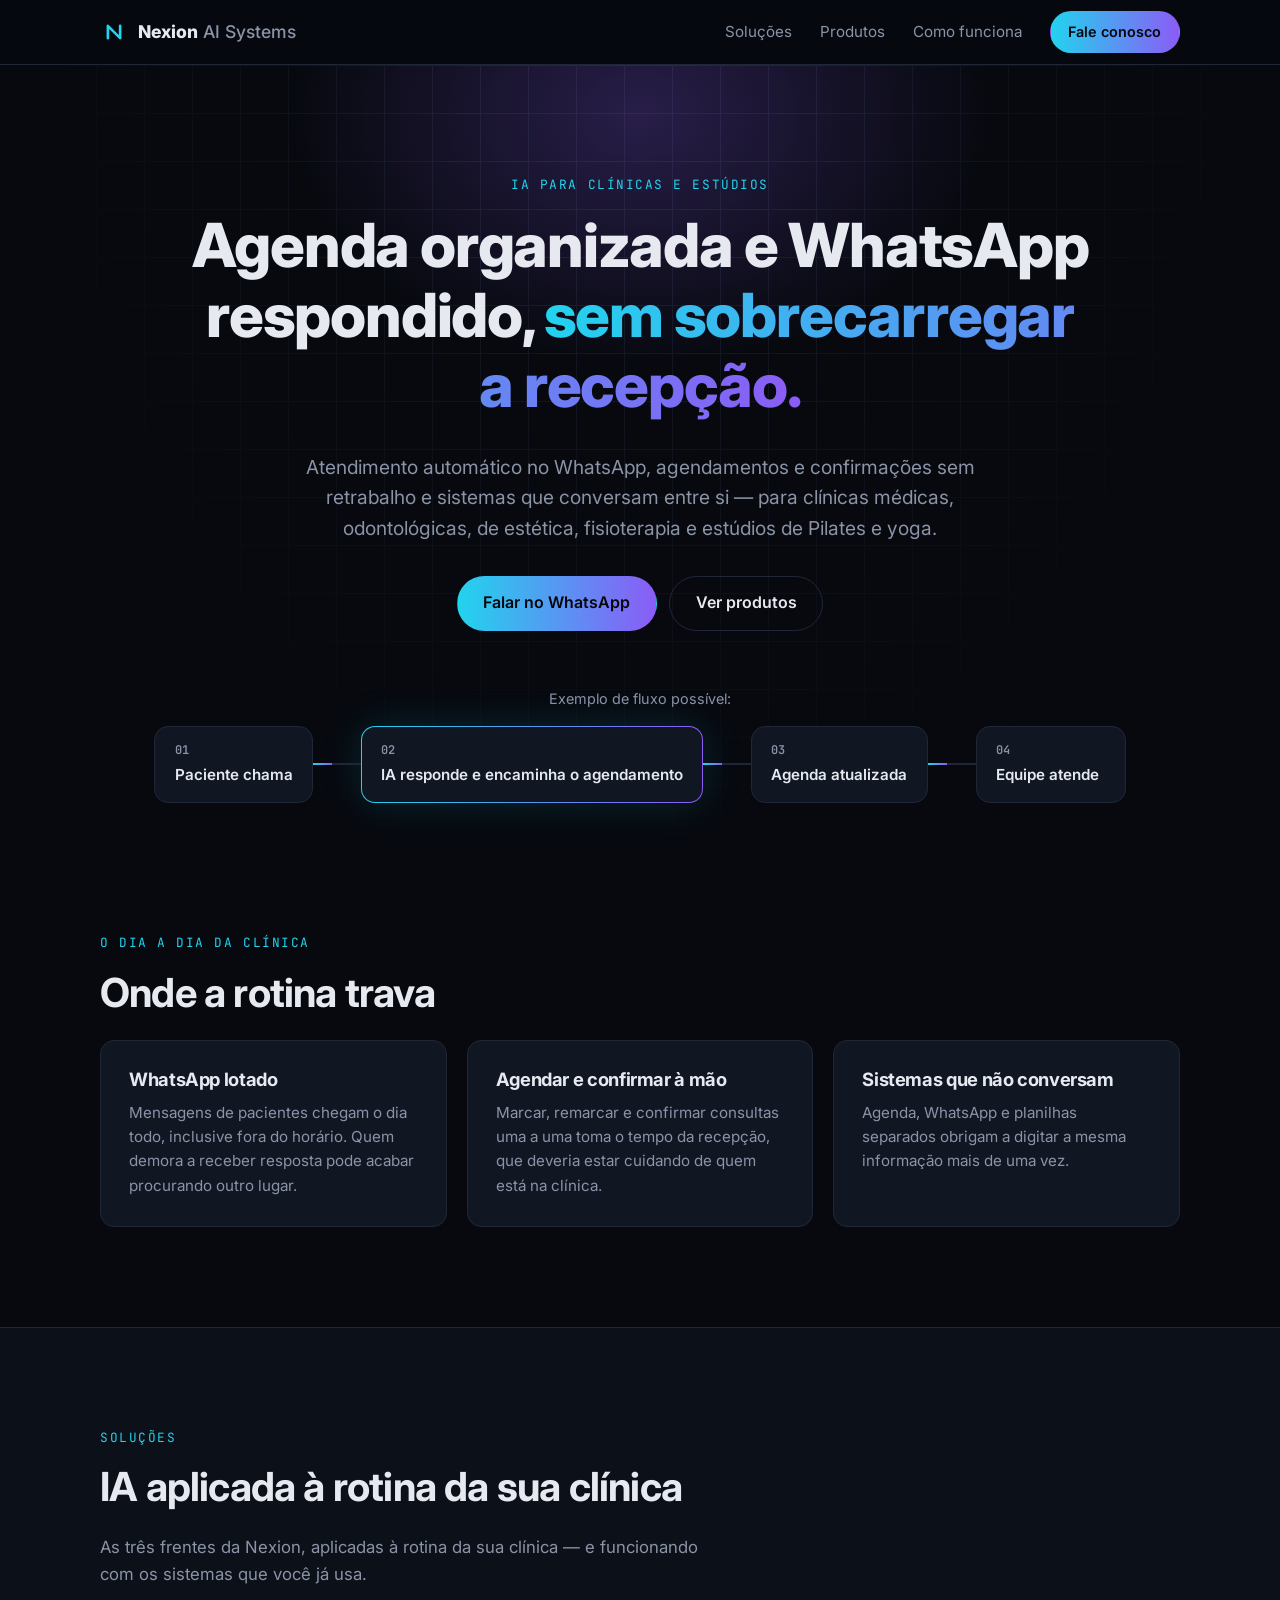
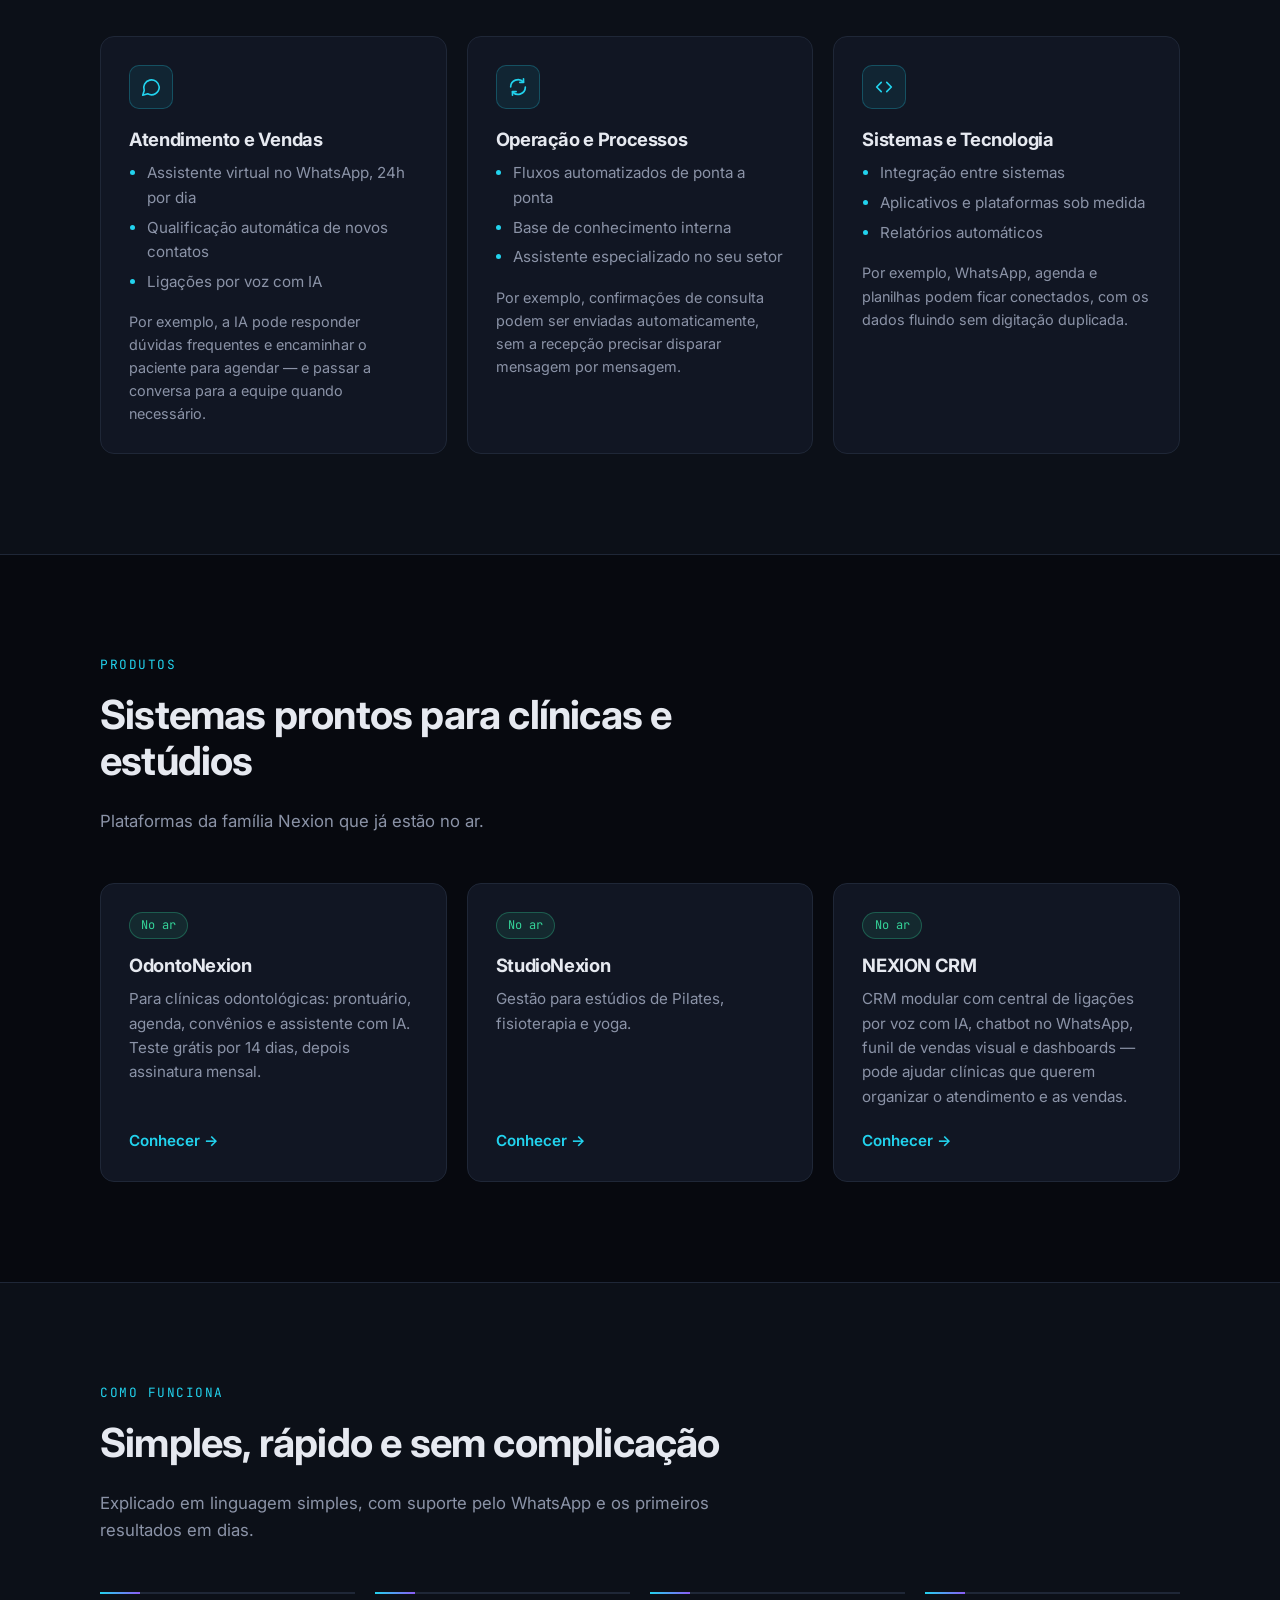
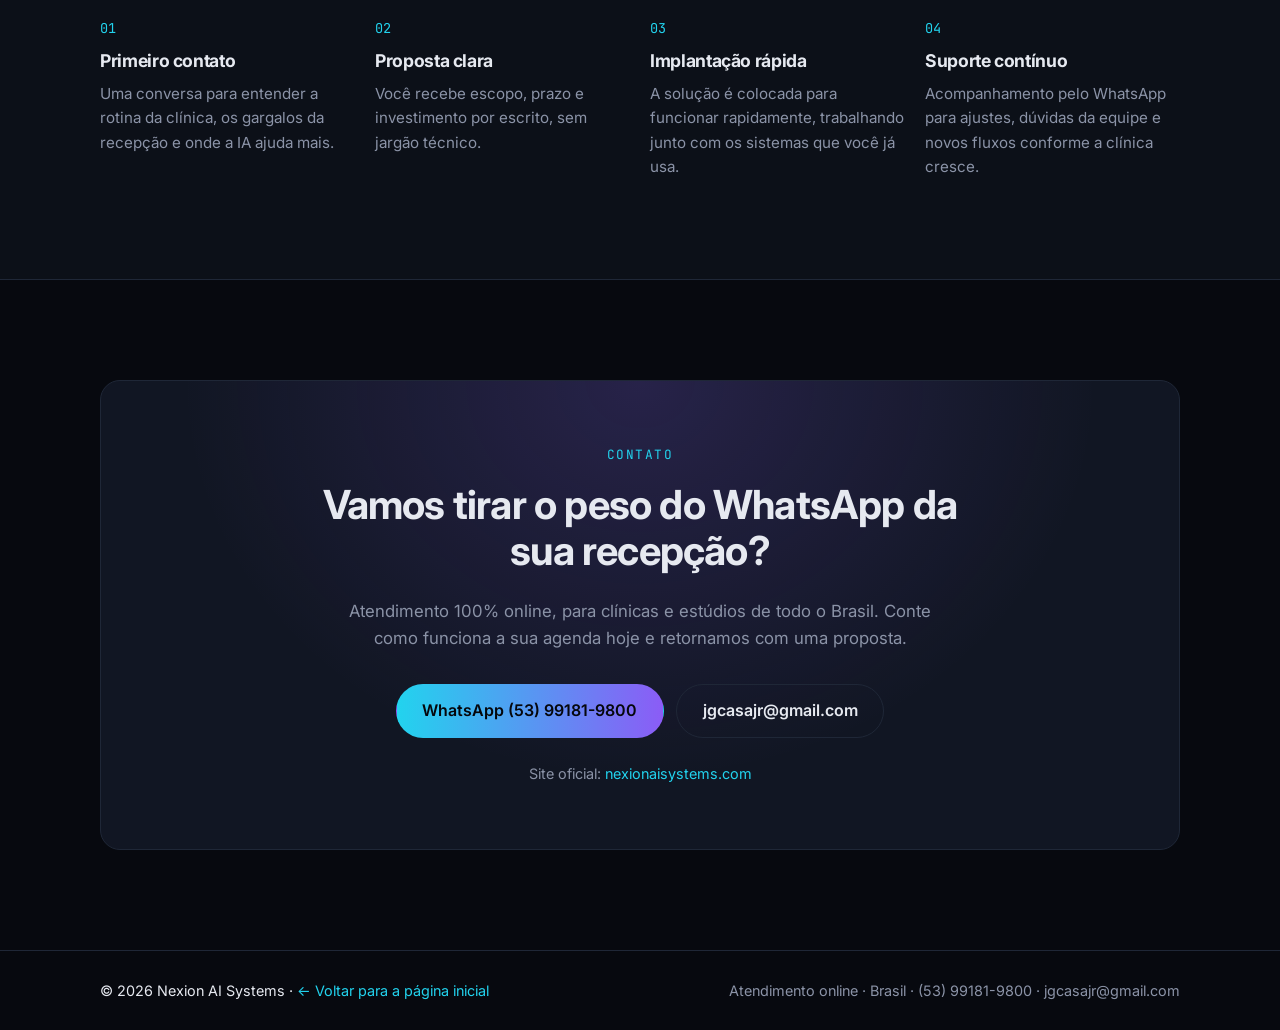
<file: clinicas/index.html>
<!DOCTYPE html>
<html lang="pt-BR">
<head>
  <meta charset="utf-8">
  <meta name="viewport" content="width=device-width, initial-scale=1">
  <title>IA para Clínicas — Nexion AI Systems</title>
  <meta name="description" content="Automação com IA para clínicas médicas, odontológicas, de estética, fisioterapia e estúdios de Pilates e yoga: atendimento no WhatsApp 24h, agendamentos organizados e sistemas integrados. Conheça o OdontoNexion, o StudioNexion e o NEXION CRM.">
  <meta property="og:title" content="IA para Clínicas — Nexion AI Systems">
  <meta property="og:description" content="Atendimento automático no WhatsApp e sistemas de gestão com IA para clínicas e estúdios.">
  <meta property="og:type" content="website">
  <meta property="og:url" content="https://jgcasajr.github.io/clinicas/">
  <link rel="canonical" href="https://jgcasajr.github.io/clinicas/">
  <meta name="theme-color" content="#07090f">
  <link rel="icon" href="data:image/svg+xml,%3Csvg xmlns='http://www.w3.org/2000/svg' viewBox='0 0 32 32'%3E%3Crect width='32' height='32' rx='8' fill='%2307090f'/%3E%3Cpath d='M9 23V9l14 14V9' stroke='%2322d3ee' stroke-width='3' fill='none' stroke-linecap='round' stroke-linejoin='round'/%3E%3C/svg%3E">
  <link rel="preconnect" href="https://fonts.googleapis.com">
  <link rel="preconnect" href="https://fonts.gstatic.com" crossorigin>
  <link href="https://fonts.googleapis.com/css2?family=Inter:wght@400;500;600;700;800&family=JetBrains+Mono:wght@500&display=swap" rel="stylesheet">
  <link rel="stylesheet" href="../style.css">
  <style>
    .card-note {
      margin-top: 1rem !important;
      font-size: 0.9rem !important;
    }
    .card-note strong {
      color: var(--text);
      font-weight: 600;
    }
    .back-link {
      color: var(--cyan);
    }
    .flow-caption {
      margin: 56px 0 0;
      font-size: 0.9rem;
      text-align: center;
    }
    .flow-caption + .flow {
      margin-top: 16px;
    }
    @media (max-width: 640px) {
      .flow {
        display: flex;
        flex-direction: column;
        flex-wrap: nowrap;
        align-items: stretch;
        gap: 0;
      }
      .flow-edge {
        display: block;
        width: 2px;
        height: 16px;
        margin: 0 auto;
      }
      .flow-edge::after {
        width: 100%;
        height: 40%;
        animation-name: pulse-y;
      }
      @keyframes pulse-y {
        from { transform: translateY(-100%); }
        to { transform: translateY(250%); }
      }
    }
  </style>
</head>
<body>

  <header class="nav">
    <div class="container nav-inner">
      <a href="../" class="brand" aria-label="Nexion AI Systems — página inicial">
        <svg class="brand-mark" viewBox="0 0 32 32" aria-hidden="true">
          <path d="M9 23V9l14 14V9" />
        </svg>
        <span>Nexion<span class="brand-sub"> AI Systems</span></span>
      </a>
      <nav class="nav-links" aria-label="Navegação da página">
        <a href="#solucoes">Soluções</a>
        <a href="#produtos">Produtos</a>
        <a href="#processo">Como funciona</a>
        <a href="#contato" class="btn btn-sm">Fale conosco</a>
      </nav>
    </div>
  </header>

  <main>
    <!-- Hero -->
    <section id="inicio" class="hero">
      <div class="hero-grid" aria-hidden="true"></div>
      <div class="container hero-inner">
        <p class="eyebrow">IA para clínicas e estúdios</p>
        <h1>Agenda organizada e WhatsApp respondido, <span class="grad">sem sobrecarregar a recepção.</span></h1>
        <p class="lead">Atendimento automático no WhatsApp, agendamentos e confirmações sem retrabalho e sistemas que conversam entre si — para clínicas médicas, odontológicas, de estética, fisioterapia e estúdios de Pilates e yoga.</p>
        <div class="hero-cta">
          <a href="https://wa.me/5553991819800?text=Ol%C3%A1!%20Vim%20pela%20p%C3%A1gina%20de%20cl%C3%ADnicas%20da%20Nexion%20AI%20Systems%20e%20quero%20automatizar%20o%20atendimento%20da%20minha%20cl%C3%ADnica." class="btn" target="_blank" rel="noopener">Falar no WhatsApp</a>
          <a href="#produtos" class="btn btn-ghost">Ver produtos</a>
        </div>

        <!-- Diagrama de fluxo -->
        <p class="muted flow-caption">Exemplo de fluxo possível:</p>
        <div class="flow" role="img" aria-label="Exemplo de fluxo possível: paciente chama no WhatsApp, IA responde e encaminha o agendamento, agenda atualizada, equipe atende o paciente">
          <div class="flow-node"><span class="mono">01</span>Paciente chama</div>
          <div class="flow-edge" aria-hidden="true"></div>
          <div class="flow-node flow-node-ai"><span class="mono">02</span>IA responde e encaminha o agendamento</div>
          <div class="flow-edge" aria-hidden="true"></div>
          <div class="flow-node"><span class="mono">03</span>Agenda atualizada</div>
          <div class="flow-edge" aria-hidden="true"></div>
          <div class="flow-node"><span class="mono">04</span>Equipe atende</div>
        </div>
      </div>
    </section>

    <!-- Dores -->
    <section id="dores" class="section section-tight">
      <div class="container">
        <p class="eyebrow">O dia a dia da clínica</p>
        <h2>Onde a rotina trava</h2>
        <div class="cards">
          <article class="card">
            <h3>WhatsApp lotado</h3>
            <p>Mensagens de pacientes chegam o dia todo, inclusive fora do horário. Quem demora a receber resposta pode acabar procurando outro lugar.</p>
          </article>
          <article class="card">
            <h3>Agendar e confirmar à mão</h3>
            <p>Marcar, remarcar e confirmar consultas uma a uma toma o tempo da recepção, que deveria estar cuidando de quem está na clínica.</p>
          </article>
          <article class="card">
            <h3>Sistemas que não conversam</h3>
            <p>Agenda, WhatsApp e planilhas separados obrigam a digitar a mesma informação mais de uma vez.</p>
          </article>
        </div>
      </div>
    </section>

    <!-- Soluções -->
    <section id="solucoes" class="section section-alt">
      <div class="container">
        <p class="eyebrow">Soluções</p>
        <h2>IA aplicada à rotina da sua clínica</h2>
        <p class="section-lead">As três frentes da Nexion, aplicadas à rotina da sua clínica — e funcionando com os sistemas que você já usa.</p>

        <div class="cards">
          <article class="card">
            <div class="card-icon" aria-hidden="true">
              <svg viewBox="0 0 24 24"><path d="M21 12a8.5 8.5 0 0 1-12.6 7.4L3 21l1.6-5.2A8.5 8.5 0 1 1 21 12z"/></svg>
            </div>
            <h3>Atendimento e Vendas</h3>
            <ul class="card-list">
              <li>Assistente virtual no WhatsApp, 24h por dia</li>
              <li>Qualificação automática de novos contatos</li>
              <li>Ligações por voz com IA</li>
            </ul>
            <p class="card-note">Por exemplo, a IA pode responder dúvidas frequentes e encaminhar o paciente para agendar — e passar a conversa para a equipe quando necessário.</p>
          </article>

          <article class="card">
            <div class="card-icon" aria-hidden="true">
              <svg viewBox="0 0 24 24"><path d="M4 12a8 8 0 0 1 14-5.3M20 12a8 8 0 0 1-14 5.3"/><path d="M18 3v4h-4M6 21v-4h4"/></svg>
            </div>
            <h3>Operação e Processos</h3>
            <ul class="card-list">
              <li>Fluxos automatizados de ponta a ponta</li>
              <li>Base de conhecimento interna</li>
              <li>Assistente especializado no seu setor</li>
            </ul>
            <p class="card-note">Por exemplo, confirmações de consulta podem ser enviadas automaticamente, sem a recepção precisar disparar mensagem por mensagem.</p>
          </article>

          <article class="card">
            <div class="card-icon" aria-hidden="true">
              <svg viewBox="0 0 24 24"><path d="M9 7 4 12l5 5M15 7l5 5-5 5"/></svg>
            </div>
            <h3>Sistemas e Tecnologia</h3>
            <ul class="card-list">
              <li>Integração entre sistemas</li>
              <li>Aplicativos e plataformas sob medida</li>
              <li>Relatórios automáticos</li>
            </ul>
            <p class="card-note">Por exemplo, WhatsApp, agenda e planilhas podem ficar conectados, com os dados fluindo sem digitação duplicada.</p>
          </article>
        </div>
      </div>
    </section>

    <!-- Produtos -->
    <section id="produtos" class="section">
      <div class="container">
        <p class="eyebrow">Produtos</p>
        <h2>Sistemas prontos para clínicas e estúdios</h2>
        <p class="section-lead">Plataformas da família Nexion que já estão no ar.</p>

        <div class="cards">
          <a class="card card-link" href="https://odontonexion.nexionaisystems.com" target="_blank" rel="noopener">
            <span class="badge">No ar</span>
            <h3>OdontoNexion</h3>
            <p>Para clínicas odontológicas: prontuário, agenda, convênios e assistente com IA. Teste grátis por 14 dias, depois assinatura mensal.</p>
            <span class="card-more">Conhecer →</span>
          </a>
          <a class="card card-link" href="https://studionexion.nexionaisystems.com" target="_blank" rel="noopener">
            <span class="badge">No ar</span>
            <h3>StudioNexion</h3>
            <p>Gestão para estúdios de Pilates, fisioterapia e yoga.</p>
            <span class="card-more">Conhecer →</span>
          </a>
          <a class="card card-link" href="https://nexioncrm.nexionaisystems.com" target="_blank" rel="noopener">
            <span class="badge">No ar</span>
            <h3>NEXION CRM</h3>
            <p>CRM modular com central de ligações por voz com IA, chatbot no WhatsApp, funil de vendas visual e dashboards — pode ajudar clínicas que querem organizar o atendimento e as vendas.</p>
            <span class="card-more">Conhecer →</span>
          </a>
        </div>
      </div>
    </section>

    <!-- Processo -->
    <section id="processo" class="section section-alt">
      <div class="container">
        <p class="eyebrow">Como funciona</p>
        <h2>Simples, rápido e sem complicação</h2>
        <p class="section-lead">Explicado em linguagem simples, com suporte pelo WhatsApp e os primeiros resultados em dias.</p>

        <ol class="steps">
          <li class="step">
            <span class="step-num mono">01</span>
            <h3>Primeiro contato</h3>
            <p>Uma conversa para entender a rotina da clínica, os gargalos da recepção e onde a IA ajuda mais.</p>
          </li>
          <li class="step">
            <span class="step-num mono">02</span>
            <h3>Proposta clara</h3>
            <p>Você recebe escopo, prazo e investimento por escrito, sem jargão técnico.</p>
          </li>
          <li class="step">
            <span class="step-num mono">03</span>
            <h3>Implantação rápida</h3>
            <p>A solução é colocada para funcionar rapidamente, trabalhando junto com os sistemas que você já usa.</p>
          </li>
          <li class="step">
            <span class="step-num mono">04</span>
            <h3>Suporte contínuo</h3>
            <p>Acompanhamento pelo WhatsApp para ajustes, dúvidas da equipe e novos fluxos conforme a clínica cresce.</p>
          </li>
        </ol>
      </div>
    </section>

    <!-- Contato -->
    <section id="contato" class="section">
      <div class="container">
        <div class="cta-box">
          <p class="eyebrow">Contato</p>
          <h2>Vamos tirar o peso do WhatsApp da sua recepção?</h2>
          <p class="section-lead">Atendimento 100% online, para clínicas e estúdios de todo o Brasil. Conte como funciona a sua agenda hoje e retornamos com uma proposta.</p>
          <div class="hero-cta">
            <a href="https://wa.me/5553991819800?text=Ol%C3%A1!%20Vim%20pela%20p%C3%A1gina%20de%20cl%C3%ADnicas%20da%20Nexion%20AI%20Systems%20e%20quero%20automatizar%20o%20atendimento%20da%20minha%20cl%C3%ADnica." class="btn" target="_blank" rel="noopener">WhatsApp (53) 99181-9800</a>
            <a href="mailto:jgcasajr@gmail.com?subject=Contato%20pelo%20site%20-%20Cl%C3%ADnicas%20-%20Nexion%20AI%20Systems" class="btn btn-ghost">jgcasajr@gmail.com</a>
          </div>
          <p class="cta-site muted">Site oficial: <a href="https://nexionaisystems.com" target="_blank" rel="noopener">nexionaisystems.com</a></p>
        </div>
      </div>
    </section>
  </main>

  <footer class="footer">
    <div class="container footer-inner">
      <span>© <span id="ano">2026</span> Nexion AI Systems · <a href="../" class="back-link">← Voltar para a página inicial</a></span>
      <span class="muted">Atendimento online · Brasil · <a href="https://wa.me/5553991819800?text=Ol%C3%A1!%20Vim%20pela%20p%C3%A1gina%20de%20cl%C3%ADnicas%20da%20Nexion%20AI%20Systems%20e%20quero%20automatizar%20o%20atendimento%20da%20minha%20cl%C3%ADnica." target="_blank" rel="noopener">(53) 99181-9800</a> · <a href="mailto:jgcasajr@gmail.com">jgcasajr@gmail.com</a></span>
    </div>
  </footer>

  <script>document.getElementById('ano').textContent = new Date().getFullYear();</script>
</body>
</html>
</file>
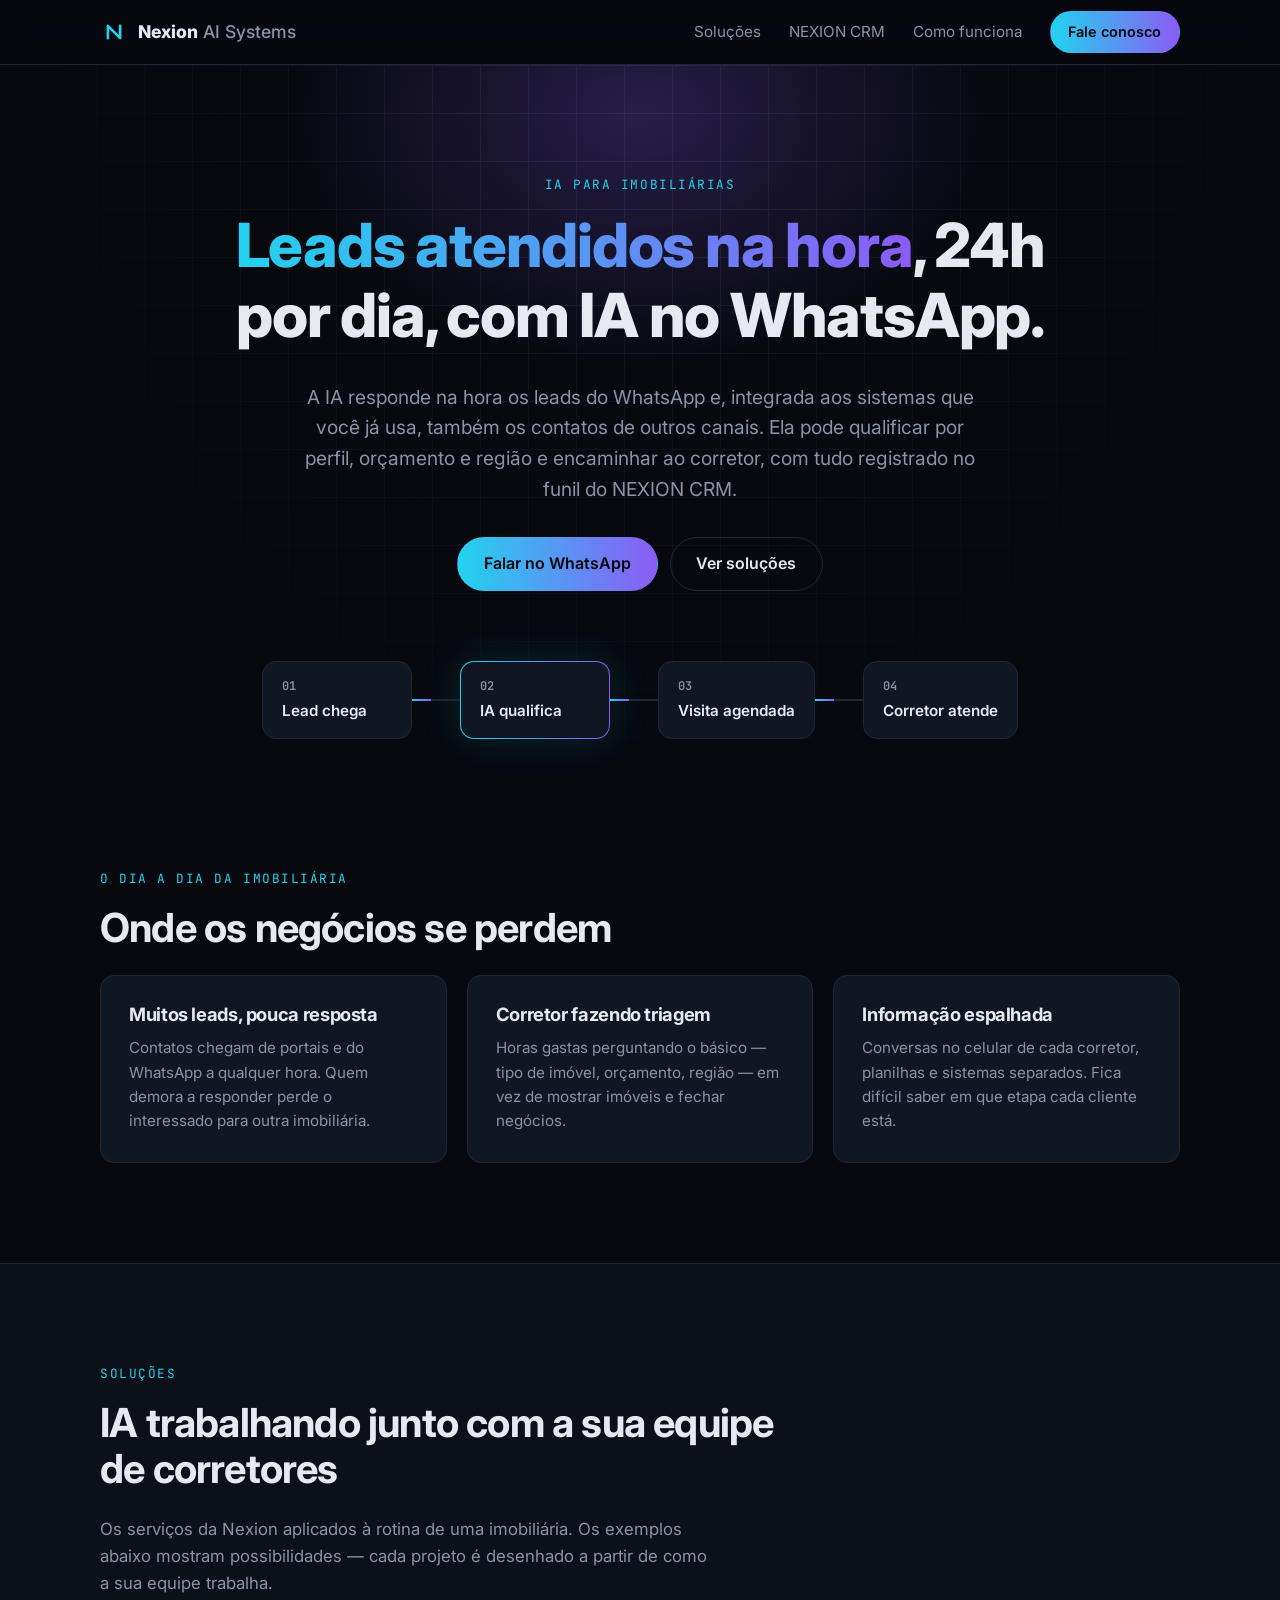
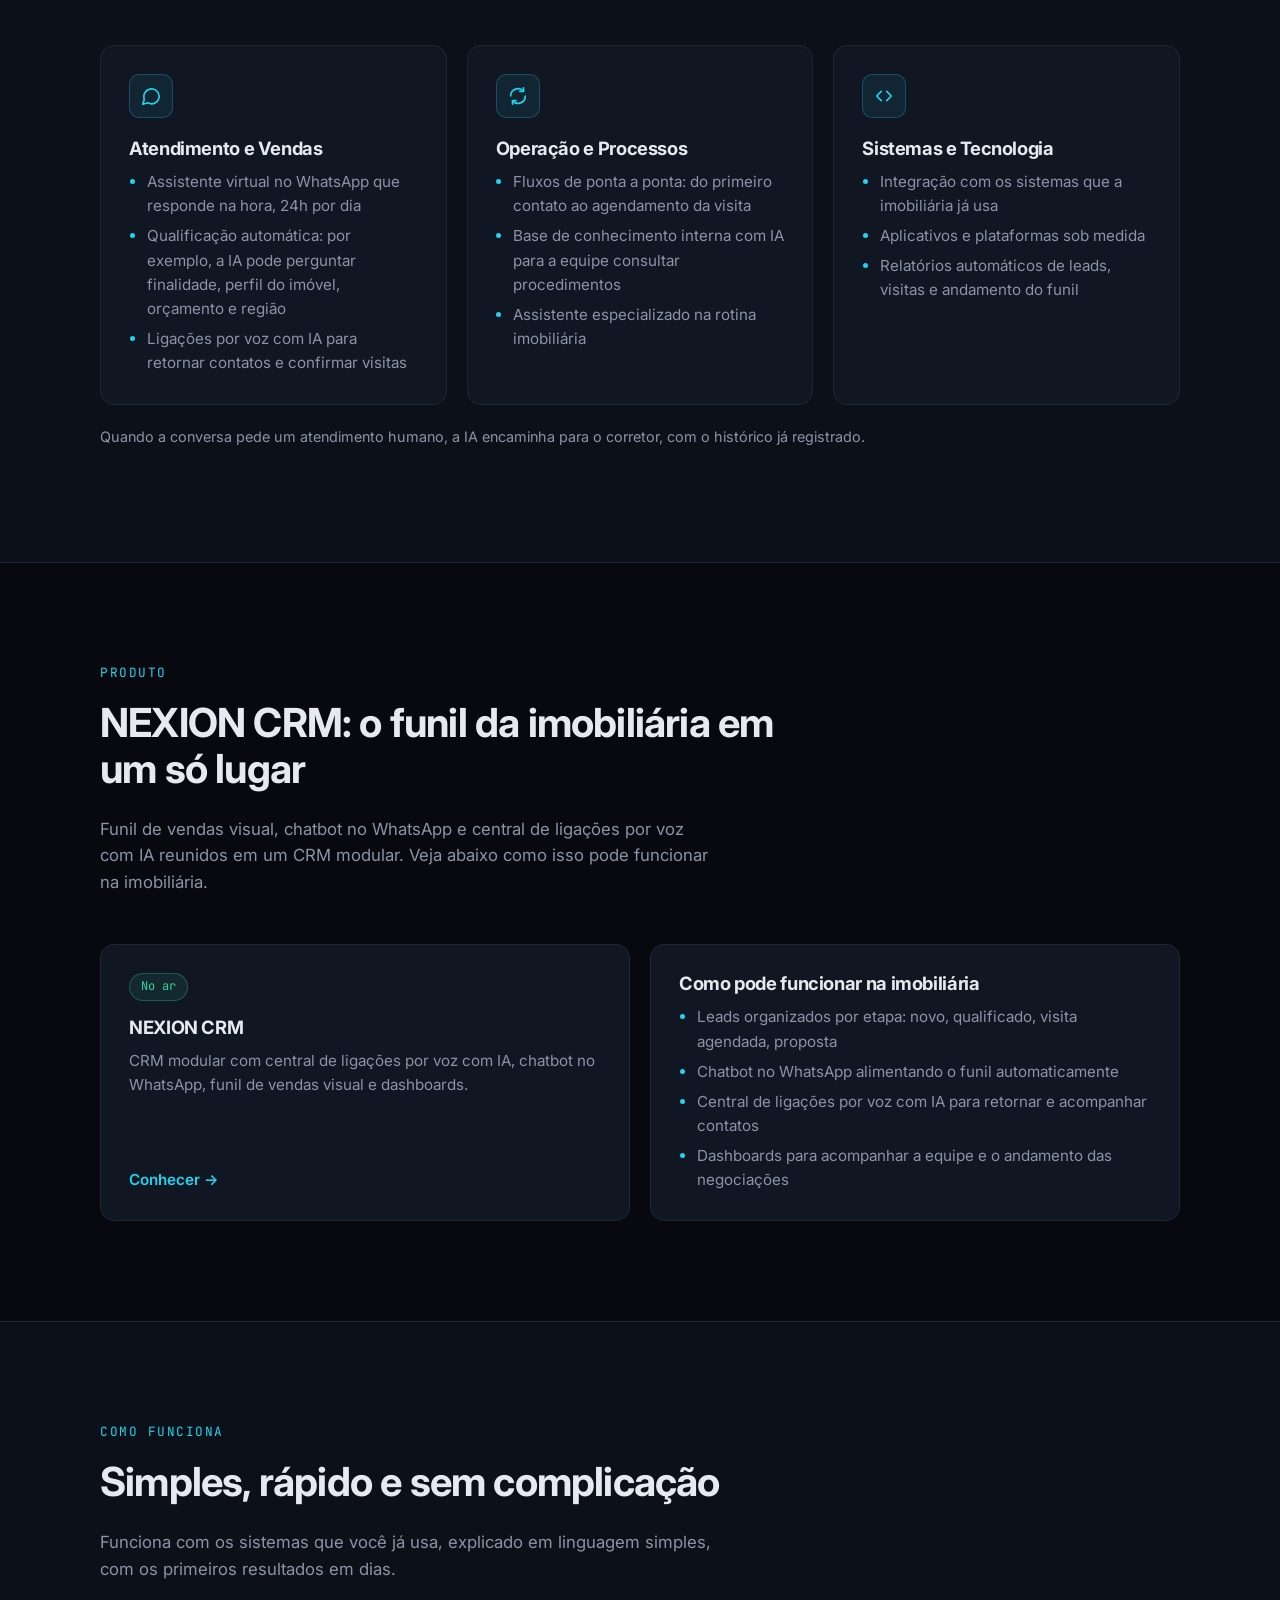
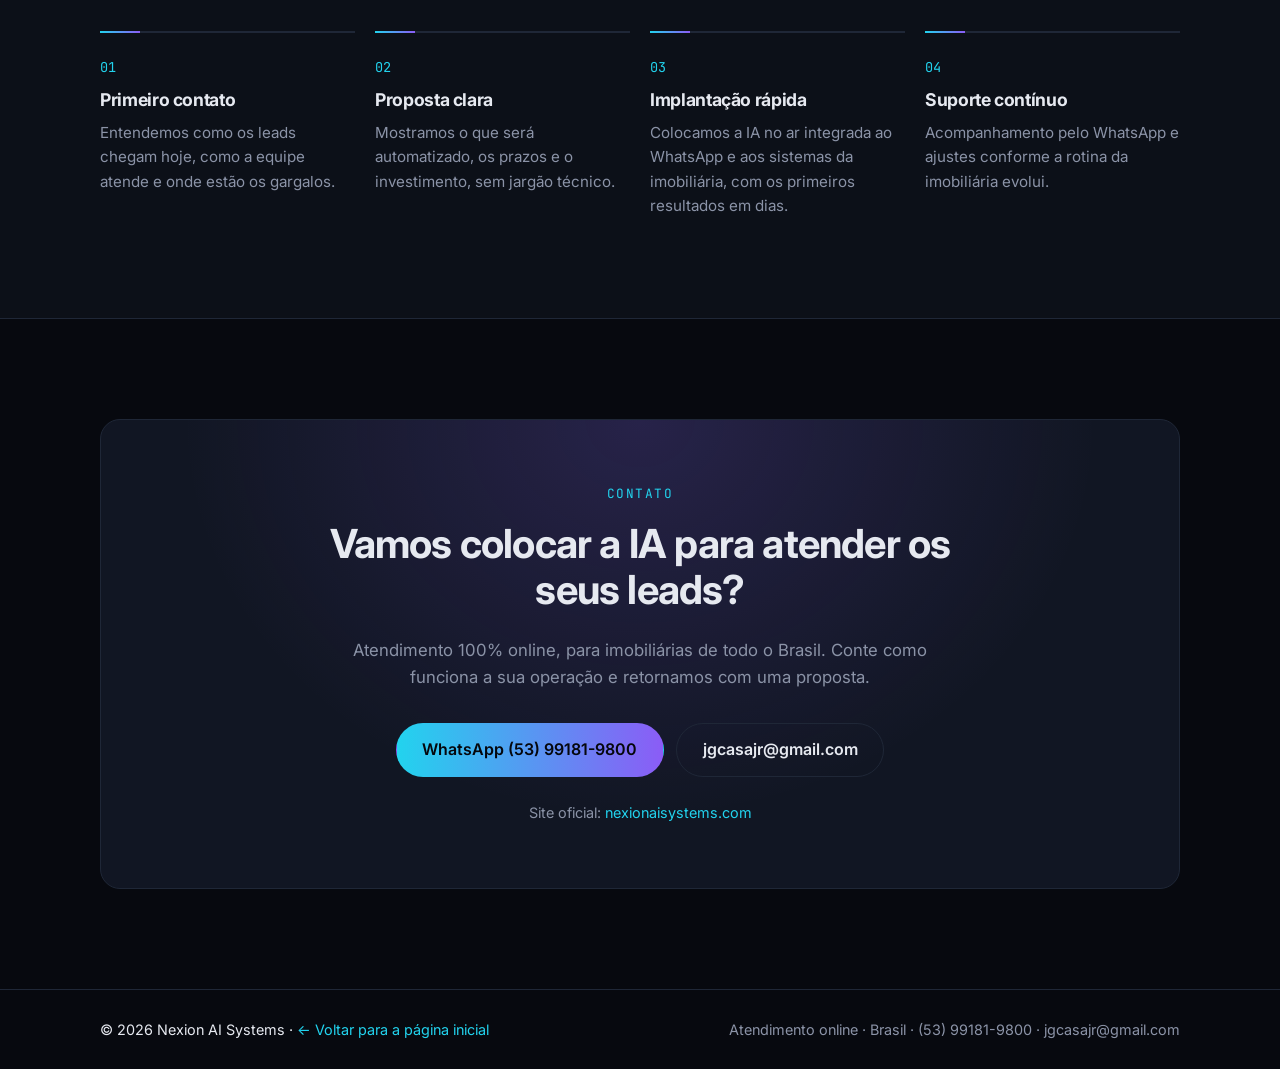
<file: imobiliarias/index.html>
<!DOCTYPE html>
<html lang="pt-BR">
<head>
  <meta charset="utf-8">
  <meta name="viewport" content="width=device-width, initial-scale=1">
  <title>IA para Imobiliárias — Nexion AI Systems</title>
  <meta name="description" content="Automação com IA para imobiliárias: atendimento de leads no WhatsApp e integração com os sistemas que a imobiliária já usa, qualificação automática de leads (por exemplo, por perfil, orçamento e região) e funil de vendas visual no NEXION CRM.">
  <meta property="og:title" content="IA para Imobiliárias — Nexion AI Systems">
  <meta property="og:description" content="Responda leads na hora e qualifique interessados com IA no WhatsApp, 24h por dia.">
  <meta property="og:type" content="website">
  <meta property="og:url" content="https://jgcasajr.github.io/imobiliarias/">
  <link rel="canonical" href="https://jgcasajr.github.io/imobiliarias/">
  <meta name="theme-color" content="#07090f">
  <link rel="icon" href="data:image/svg+xml,%3Csvg xmlns='http://www.w3.org/2000/svg' viewBox='0 0 32 32'%3E%3Crect width='32' height='32' rx='8' fill='%2307090f'/%3E%3Cpath d='M9 23V9l14 14V9' stroke='%2322d3ee' stroke-width='3' fill='none' stroke-linecap='round' stroke-linejoin='round'/%3E%3C/svg%3E">
  <link rel="preconnect" href="https://fonts.googleapis.com">
  <link rel="preconnect" href="https://fonts.gstatic.com" crossorigin>
  <link href="https://fonts.googleapis.com/css2?family=Inter:wght@400;500;600;700;800&family=JetBrains+Mono:wght@500&display=swap" rel="stylesheet">
  <link rel="stylesheet" href="../style.css">
  <style>
    .footer-back { color: var(--cyan); }
    .card-note { margin-top: 1.25rem; color: var(--muted); font-size: 0.9rem; }
  </style>
</head>
<body>

  <header class="nav">
    <div class="container nav-inner">
      <a href="../" class="brand" aria-label="Nexion AI Systems — página inicial">
        <svg class="brand-mark" viewBox="0 0 32 32" aria-hidden="true">
          <path d="M9 23V9l14 14V9" />
        </svg>
        <span>Nexion<span class="brand-sub"> AI Systems</span></span>
      </a>
      <nav class="nav-links" aria-label="Navegação da página">
        <a href="#solucoes">Soluções</a>
        <a href="#produto">NEXION CRM</a>
        <a href="#processo">Como funciona</a>
        <a href="#contato" class="btn btn-sm">Fale conosco</a>
      </nav>
    </div>
  </header>

  <main>
    <!-- Hero -->
    <section id="inicio" class="hero">
      <div class="hero-grid" aria-hidden="true"></div>
      <div class="container hero-inner">
        <p class="eyebrow">IA para imobiliárias</p>
        <h1><span class="grad">Leads atendidos na hora</span>, 24h por dia, com IA no WhatsApp.</h1>
        <p class="lead">A IA responde na hora os leads do WhatsApp e, integrada aos sistemas que você já usa, também os contatos de outros canais. Ela pode qualificar por perfil, orçamento e região e encaminhar ao corretor, com tudo registrado no funil do NEXION CRM.</p>
        <div class="hero-cta">
          <a href="https://wa.me/5553991819800?text=Ol%C3%A1!%20Vim%20pela%20p%C3%A1gina%20de%20imobili%C3%A1rias%20da%20Nexion%20AI%20Systems." class="btn" target="_blank" rel="noopener">Falar no WhatsApp</a>
          <a href="#solucoes" class="btn btn-ghost">Ver soluções</a>
        </div>

        <!-- Diagrama de fluxo -->
        <div class="flow" role="group" aria-label="Exemplo de fluxo: lead chega pelo WhatsApp ou outro canal, IA qualifica o interesse, visita é agendada, corretor atende">
          <div class="flow-node"><span class="mono">01</span>Lead chega</div>
          <div class="flow-edge" aria-hidden="true"></div>
          <div class="flow-node flow-node-ai"><span class="mono">02</span>IA qualifica</div>
          <div class="flow-edge" aria-hidden="true"></div>
          <div class="flow-node"><span class="mono">03</span>Visita agendada</div>
          <div class="flow-edge" aria-hidden="true"></div>
          <div class="flow-node"><span class="mono">04</span>Corretor atende</div>
        </div>
      </div>
    </section>

    <!-- Dores -->
    <section class="section section-tight">
      <div class="container">
        <p class="eyebrow">O dia a dia da imobiliária</p>
        <h2>Onde os negócios se perdem</h2>
        <div class="cards">
          <article class="card">
            <h3>Muitos leads, pouca resposta</h3>
            <p>Contatos chegam de portais e do WhatsApp a qualquer hora. Quem demora a responder perde o interessado para outra imobiliária.</p>
          </article>
          <article class="card">
            <h3>Corretor fazendo triagem</h3>
            <p>Horas gastas perguntando o básico — tipo de imóvel, orçamento, região — em vez de mostrar imóveis e fechar negócios.</p>
          </article>
          <article class="card">
            <h3>Informação espalhada</h3>
            <p>Conversas no celular de cada corretor, planilhas e sistemas separados. Fica difícil saber em que etapa cada cliente está.</p>
          </article>
        </div>
      </div>
    </section>

    <!-- Soluções -->
    <section id="solucoes" class="section section-alt">
      <div class="container">
        <p class="eyebrow">Soluções</p>
        <h2>IA trabalhando junto com a sua equipe de corretores</h2>
        <p class="section-lead">Os serviços da Nexion aplicados à rotina de uma imobiliária. Os exemplos abaixo mostram possibilidades — cada projeto é desenhado a partir de como a sua equipe trabalha.</p>

        <div class="cards">
          <article class="card">
            <div class="card-icon" aria-hidden="true">
              <svg viewBox="0 0 24 24"><path d="M21 12a8.5 8.5 0 0 1-12.6 7.4L3 21l1.6-5.2A8.5 8.5 0 1 1 21 12z"/></svg>
            </div>
            <h3>Atendimento e Vendas</h3>
            <ul class="card-list">
              <li>Assistente virtual no WhatsApp que responde na hora, 24h por dia</li>
              <li>Qualificação automática: por exemplo, a IA pode perguntar finalidade, perfil do imóvel, orçamento e região</li>
              <li>Ligações por voz com IA para retornar contatos e confirmar visitas</li>
            </ul>
          </article>

          <article class="card">
            <div class="card-icon" aria-hidden="true">
              <svg viewBox="0 0 24 24"><path d="M4 12a8 8 0 0 1 14-5.3M20 12a8 8 0 0 1-14 5.3"/><path d="M18 3v4h-4M6 21v-4h4"/></svg>
            </div>
            <h3>Operação e Processos</h3>
            <ul class="card-list">
              <li>Fluxos de ponta a ponta: do primeiro contato ao agendamento da visita</li>
              <li>Base de conhecimento interna com IA para a equipe consultar procedimentos</li>
              <li>Assistente especializado na rotina imobiliária</li>
            </ul>
          </article>

          <article class="card">
            <div class="card-icon" aria-hidden="true">
              <svg viewBox="0 0 24 24"><path d="M9 7 4 12l5 5M15 7l5 5-5 5"/></svg>
            </div>
            <h3>Sistemas e Tecnologia</h3>
            <ul class="card-list">
              <li>Integração com os sistemas que a imobiliária já usa</li>
              <li>Aplicativos e plataformas sob medida</li>
              <li>Relatórios automáticos de leads, visitas e andamento do funil</li>
            </ul>
          </article>
        </div>

        <p class="card-note">Quando a conversa pede um atendimento humano, a IA encaminha para o corretor, com o histórico já registrado.</p>
      </div>
    </section>

    <!-- Produto -->
    <section id="produto" class="section">
      <div class="container">
        <p class="eyebrow">Produto</p>
        <h2>NEXION CRM: o funil da imobiliária em um só lugar</h2>
        <p class="section-lead">Funil de vendas visual, chatbot no WhatsApp e central de ligações por voz com IA reunidos em um CRM modular. Veja abaixo como isso pode funcionar na imobiliária.</p>

        <div class="cards cards-2">
          <a class="card card-link" href="https://nexioncrm.nexionaisystems.com" target="_blank" rel="noopener">
            <span class="badge">No ar</span>
            <h3>NEXION CRM</h3>
            <p>CRM modular com central de ligações por voz com IA, chatbot no WhatsApp, funil de vendas visual e dashboards.</p>
            <span class="card-more">Conhecer →</span>
          </a>
          <article class="card">
            <h3>Como pode funcionar na imobiliária</h3>
            <ul class="card-list">
              <li>Leads organizados por etapa: novo, qualificado, visita agendada, proposta</li>
              <li>Chatbot no WhatsApp alimentando o funil automaticamente</li>
              <li>Central de ligações por voz com IA para retornar e acompanhar contatos</li>
              <li>Dashboards para acompanhar a equipe e o andamento das negociações</li>
            </ul>
          </article>
        </div>
      </div>
    </section>

    <!-- Processo -->
    <section id="processo" class="section section-alt">
      <div class="container">
        <p class="eyebrow">Como funciona</p>
        <h2>Simples, rápido e sem complicação</h2>
        <p class="section-lead">Funciona com os sistemas que você já usa, explicado em linguagem simples, com os primeiros resultados em dias.</p>

        <ol class="steps">
          <li class="step">
            <span class="step-num mono">01</span>
            <h3>Primeiro contato</h3>
            <p>Entendemos como os leads chegam hoje, como a equipe atende e onde estão os gargalos.</p>
          </li>
          <li class="step">
            <span class="step-num mono">02</span>
            <h3>Proposta clara</h3>
            <p>Mostramos o que será automatizado, os prazos e o investimento, sem jargão técnico.</p>
          </li>
          <li class="step">
            <span class="step-num mono">03</span>
            <h3>Implantação rápida</h3>
            <p>Colocamos a IA no ar integrada ao WhatsApp e aos sistemas da imobiliária, com os primeiros resultados em dias.</p>
          </li>
          <li class="step">
            <span class="step-num mono">04</span>
            <h3>Suporte contínuo</h3>
            <p>Acompanhamento pelo WhatsApp e ajustes conforme a rotina da imobiliária evolui.</p>
          </li>
        </ol>
      </div>
    </section>

    <!-- Contato -->
    <section id="contato" class="section">
      <div class="container">
        <div class="cta-box">
          <p class="eyebrow">Contato</p>
          <h2>Vamos colocar a IA para atender os seus leads?</h2>
          <p class="section-lead">Atendimento 100% online, para imobiliárias de todo o Brasil. Conte como funciona a sua operação e retornamos com uma proposta.</p>
          <div class="hero-cta">
            <a href="https://wa.me/5553991819800?text=Ol%C3%A1!%20Vim%20pela%20p%C3%A1gina%20de%20imobili%C3%A1rias%20da%20Nexion%20AI%20Systems." class="btn" target="_blank" rel="noopener">WhatsApp (53) 99181-9800</a>
            <a href="mailto:jgcasajr@gmail.com?subject=Imobili%C3%A1rias%20-%20Contato%20pelo%20site%20Nexion%20AI%20Systems" class="btn btn-ghost">jgcasajr@gmail.com</a>
          </div>
          <p class="cta-site muted">Site oficial: <a href="https://nexionaisystems.com" target="_blank" rel="noopener">nexionaisystems.com</a></p>
        </div>
      </div>
    </section>
  </main>

  <footer class="footer">
    <div class="container footer-inner">
      <span>© <span id="ano">2026</span> Nexion AI Systems · <a href="../" class="footer-back">← Voltar para a página inicial</a></span>
      <span class="muted">Atendimento online · Brasil · <a href="https://wa.me/5553991819800?text=Ol%C3%A1!%20Vim%20pela%20p%C3%A1gina%20de%20imobili%C3%A1rias%20da%20Nexion%20AI%20Systems." target="_blank" rel="noopener">(53) 99181-9800</a> · <a href="mailto:jgcasajr@gmail.com?subject=Imobili%C3%A1rias%20-%20Contato%20pelo%20site%20Nexion%20AI%20Systems">jgcasajr@gmail.com</a></span>
    </div>
  </footer>

  <script>document.getElementById('ano').textContent = new Date().getFullYear();</script>
</body>
</html>
</file>
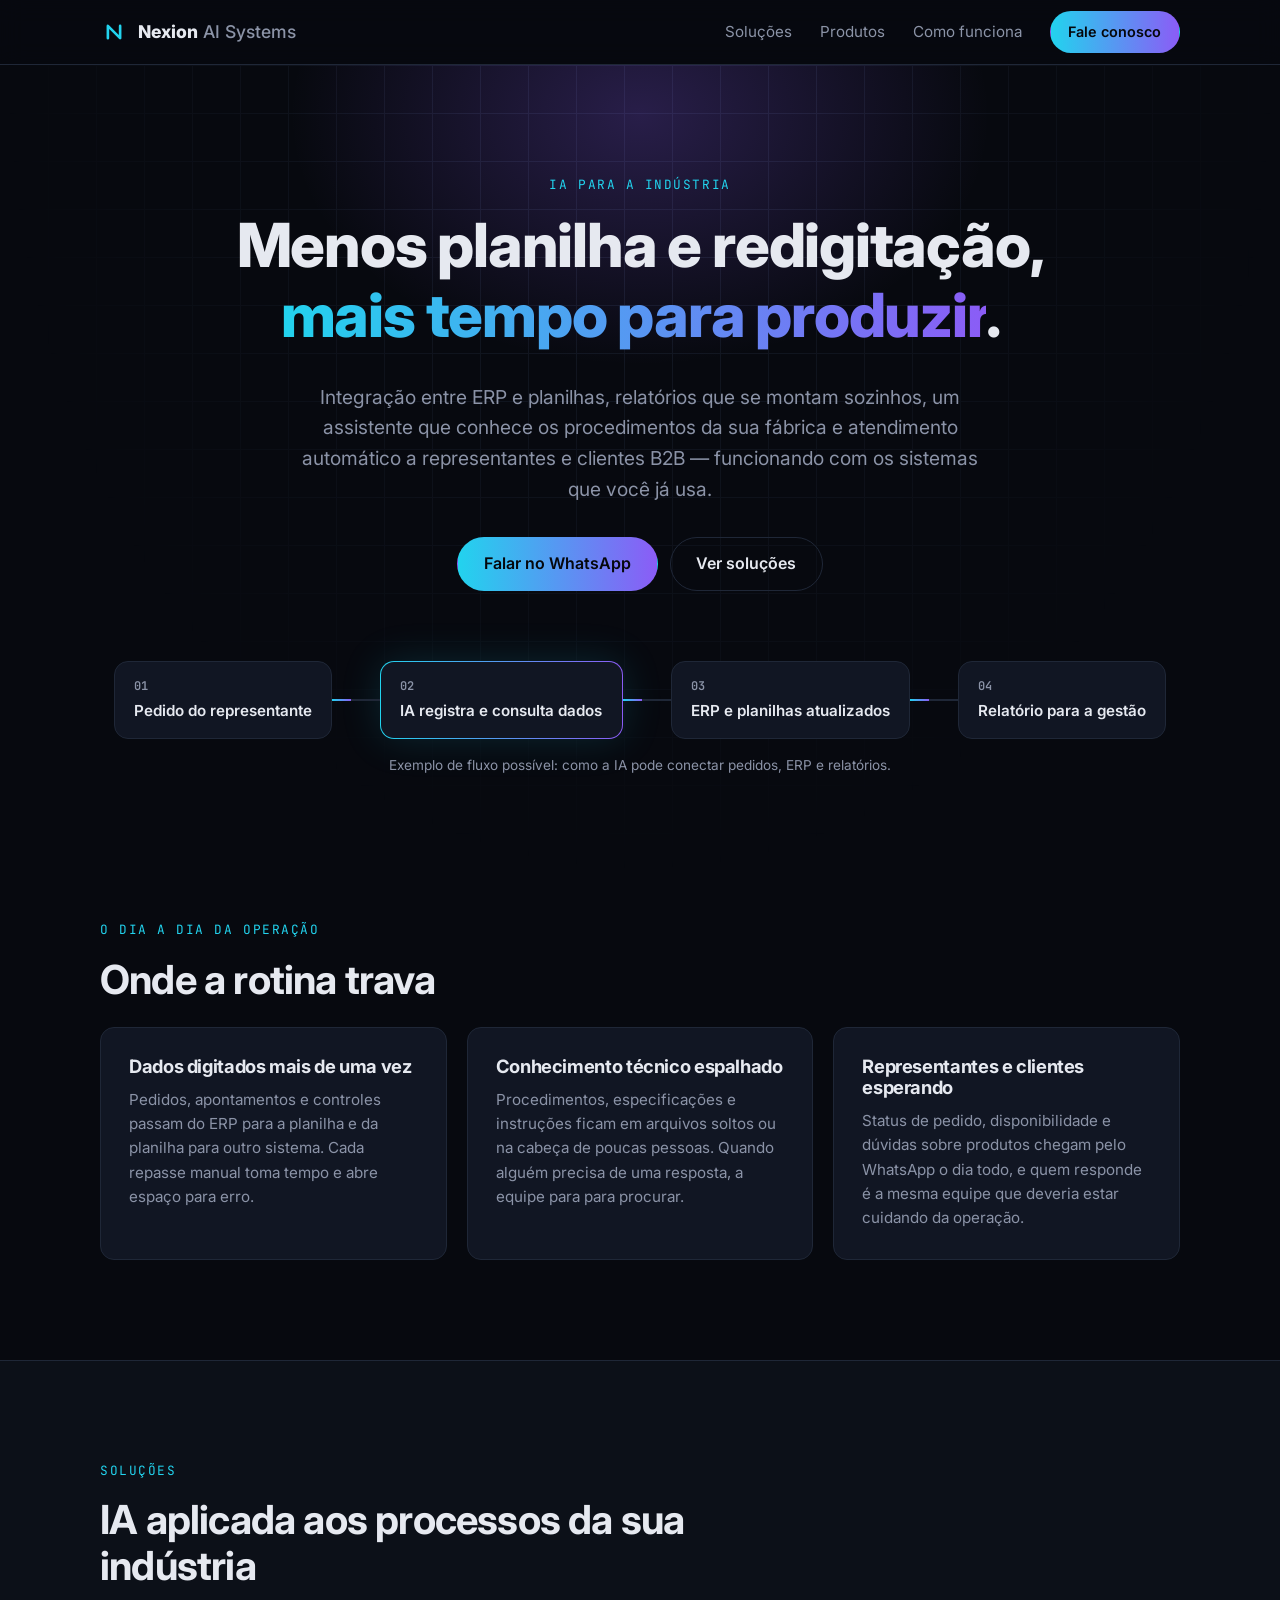
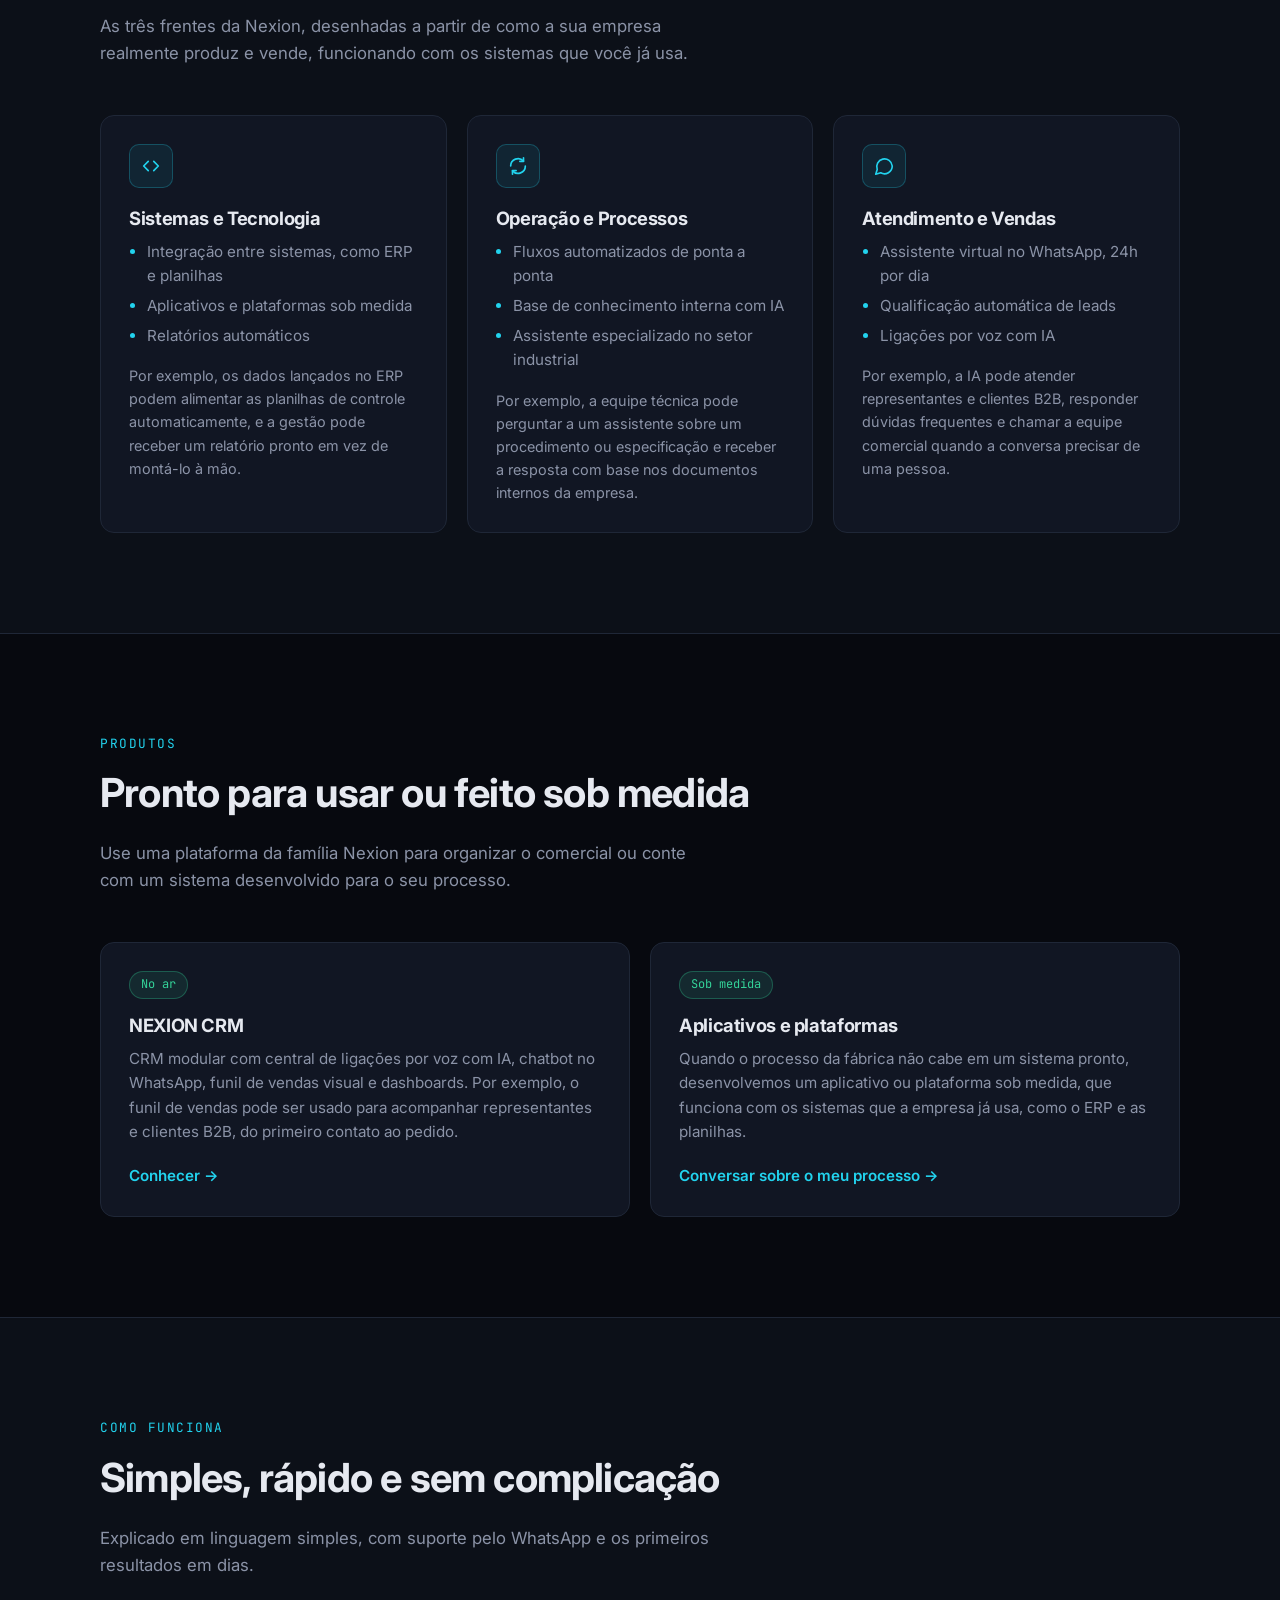
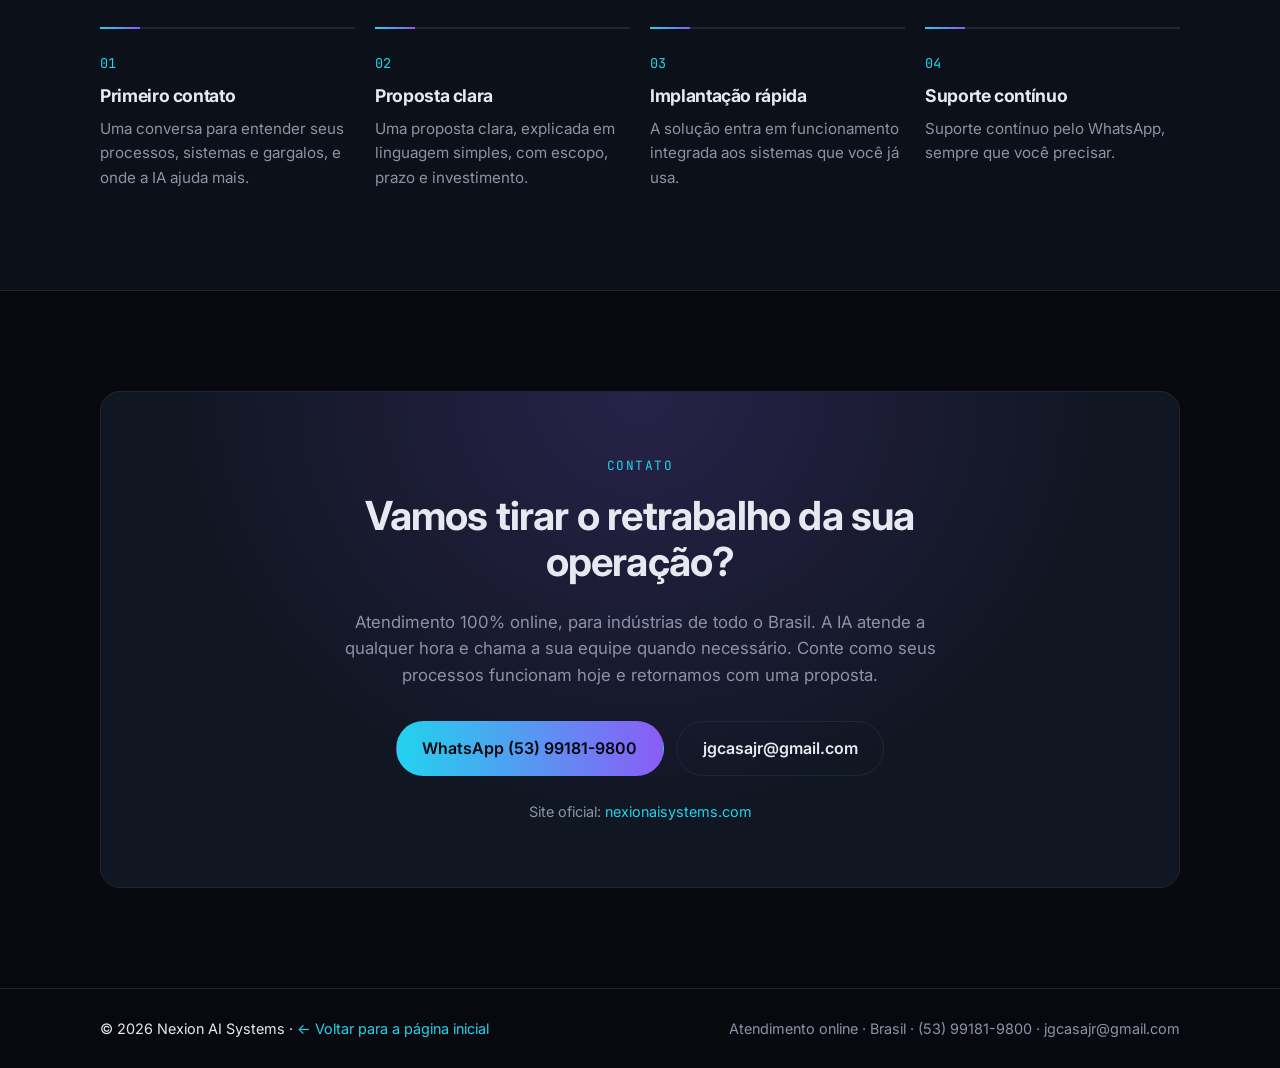
<file: industria/index.html>
<!DOCTYPE html>
<html lang="pt-BR">
<head>
  <meta charset="utf-8">
  <meta name="viewport" content="width=device-width, initial-scale=1">
  <title>IA para Indústria — Nexion AI Systems</title>
  <meta name="description" content="Automação com IA para indústrias: integração entre ERP e planilhas, relatórios automáticos, aplicativos sob medida, base de conhecimento interna para equipes técnicas e atendimento a representantes e clientes B2B no WhatsApp.">
  <meta property="og:title" content="IA para Indústria — Nexion AI Systems">
  <meta property="og:description" content="Processos produtivos sem retrabalho, sistemas integrados e atendimento automático a representantes e clientes B2B.">
  <meta property="og:type" content="website">
  <meta property="og:url" content="https://jgcasajr.github.io/industria/">
  <link rel="canonical" href="https://jgcasajr.github.io/industria/">
  <meta name="theme-color" content="#07090f">
  <link rel="icon" href="data:image/svg+xml,%3Csvg xmlns='http://www.w3.org/2000/svg' viewBox='0 0 32 32'%3E%3Crect width='32' height='32' rx='8' fill='%2307090f'/%3E%3Cpath d='M9 23V9l14 14V9' stroke='%2322d3ee' stroke-width='3' fill='none' stroke-linecap='round' stroke-linejoin='round'/%3E%3C/svg%3E">
  <link rel="preconnect" href="https://fonts.googleapis.com">
  <link rel="preconnect" href="https://fonts.gstatic.com" crossorigin>
  <link href="https://fonts.googleapis.com/css2?family=Inter:wght@400;500;600;700;800&family=JetBrains+Mono:wght@500&display=swap" rel="stylesheet">
  <link rel="stylesheet" href="../style.css">
  <style>
    .card-note {
      margin-top: 1rem !important;
      font-size: 0.9rem !important;
    }
    .card-note strong {
      color: var(--text);
      font-weight: 600;
    }
    .back-link {
      color: var(--cyan);
      white-space: nowrap;
    }
    .flow-caption {
      margin-top: 1rem;
      font-size: 0.85rem;
      text-align: center;
    }
    @media (max-width: 640px) {
      .flow {
        display: flex;
        flex-direction: column;
        align-items: stretch;
        gap: 0;
      }
      .flow-edge {
        display: block;
        width: 2px;
        height: 16px;
        margin: 0 auto;
      }
    }
  </style>
</head>
<body>

  <header class="nav">
    <div class="container nav-inner">
      <a href="../" class="brand" aria-label="Nexion AI Systems — página inicial">
        <svg class="brand-mark" viewBox="0 0 32 32" aria-hidden="true">
          <path d="M9 23V9l14 14V9" />
        </svg>
        <span>Nexion<span class="brand-sub"> AI Systems</span></span>
      </a>
      <nav class="nav-links" aria-label="Navegação da página">
        <a href="#solucoes">Soluções</a>
        <a href="#produtos">Produtos</a>
        <a href="#processo">Como funciona</a>
        <a href="#contato" class="btn btn-sm">Fale conosco</a>
      </nav>
    </div>
  </header>

  <main>
    <!-- Hero -->
    <section id="inicio" class="hero">
      <div class="hero-grid" aria-hidden="true"></div>
      <div class="container hero-inner">
        <p class="eyebrow">IA para a indústria</p>
        <h1>Menos planilha e redigitação, <span class="grad">mais tempo para produzir</span>.</h1>
        <p class="lead">Integração entre ERP e planilhas, relatórios que se montam sozinhos, um assistente que conhece os procedimentos da sua fábrica e atendimento automático a representantes e clientes B2B — funcionando com os sistemas que você já usa.</p>
        <div class="hero-cta">
          <a href="https://wa.me/5553991819800?text=Ol%C3%A1!%20Vim%20pela%20p%C3%A1gina%20de%20ind%C3%BAstria%20da%20Nexion%20AI%20Systems%20e%20quero%20automatizar%20processos%20da%20minha%20empresa." class="btn" target="_blank" rel="noopener">Falar no WhatsApp</a>
          <a href="#solucoes" class="btn btn-ghost">Ver soluções</a>
        </div>

        <!-- Diagrama de fluxo -->
        <div class="flow" aria-label="Exemplo de fluxo: representante ou cliente envia um pedido, IA registra e consulta os dados, ERP e planilhas são atualizados, gestão recebe relatório automático">
          <div class="flow-node"><span class="mono">01</span>Pedido do representante</div>
          <div class="flow-edge" aria-hidden="true"></div>
          <div class="flow-node flow-node-ai"><span class="mono">02</span>IA registra e consulta dados</div>
          <div class="flow-edge" aria-hidden="true"></div>
          <div class="flow-node"><span class="mono">03</span>ERP e planilhas atualizados</div>
          <div class="flow-edge" aria-hidden="true"></div>
          <div class="flow-node"><span class="mono">04</span>Relatório para a gestão</div>
        </div>
        <p class="muted flow-caption">Exemplo de fluxo possível: como a IA pode conectar pedidos, ERP e relatórios.</p>
      </div>
    </section>

    <!-- Dores -->
    <section class="section section-tight">
      <div class="container">
        <p class="eyebrow">O dia a dia da operação</p>
        <h2>Onde a rotina trava</h2>
        <div class="cards">
          <article class="card">
            <h3>Dados digitados mais de uma vez</h3>
            <p>Pedidos, apontamentos e controles passam do ERP para a planilha e da planilha para outro sistema. Cada repasse manual toma tempo e abre espaço para erro.</p>
          </article>
          <article class="card">
            <h3>Conhecimento técnico espalhado</h3>
            <p>Procedimentos, especificações e instruções ficam em arquivos soltos ou na cabeça de poucas pessoas. Quando alguém precisa de uma resposta, a equipe para para procurar.</p>
          </article>
          <article class="card">
            <h3>Representantes e clientes esperando</h3>
            <p>Status de pedido, disponibilidade e dúvidas sobre produtos chegam pelo WhatsApp o dia todo, e quem responde é a mesma equipe que deveria estar cuidando da operação.</p>
          </article>
        </div>
      </div>
    </section>

    <!-- Soluções -->
    <section id="solucoes" class="section section-alt">
      <div class="container">
        <p class="eyebrow">Soluções</p>
        <h2>IA aplicada aos processos da sua indústria</h2>
        <p class="section-lead">As três frentes da Nexion, desenhadas a partir de como a sua empresa realmente produz e vende, funcionando com os sistemas que você já usa.</p>

        <div class="cards">
          <article class="card">
            <div class="card-icon" aria-hidden="true">
              <svg viewBox="0 0 24 24"><path d="M9 7 4 12l5 5M15 7l5 5-5 5"/></svg>
            </div>
            <h3>Sistemas e Tecnologia</h3>
            <ul class="card-list">
              <li>Integração entre sistemas, como ERP e planilhas</li>
              <li>Aplicativos e plataformas sob medida</li>
              <li>Relatórios automáticos</li>
            </ul>
            <p class="card-note">Por exemplo, os dados lançados no ERP podem alimentar as planilhas de controle automaticamente, e a gestão pode receber um relatório pronto em vez de montá-lo à mão.</p>
          </article>

          <article class="card">
            <div class="card-icon" aria-hidden="true">
              <svg viewBox="0 0 24 24"><path d="M4 12a8 8 0 0 1 14-5.3M20 12a8 8 0 0 1-14 5.3"/><path d="M18 3v4h-4M6 21v-4h4"/></svg>
            </div>
            <h3>Operação e Processos</h3>
            <ul class="card-list">
              <li>Fluxos automatizados de ponta a ponta</li>
              <li>Base de conhecimento interna com IA</li>
              <li>Assistente especializado no setor industrial</li>
            </ul>
            <p class="card-note">Por exemplo, a equipe técnica pode perguntar a um assistente sobre um procedimento ou especificação e receber a resposta com base nos documentos internos da empresa.</p>
          </article>

          <article class="card">
            <div class="card-icon" aria-hidden="true">
              <svg viewBox="0 0 24 24"><path d="M21 12a8.5 8.5 0 0 1-12.6 7.4L3 21l1.6-5.2A8.5 8.5 0 1 1 21 12z"/></svg>
            </div>
            <h3>Atendimento e Vendas</h3>
            <ul class="card-list">
              <li>Assistente virtual no WhatsApp, 24h por dia</li>
              <li>Qualificação automática de leads</li>
              <li>Ligações por voz com IA</li>
            </ul>
            <p class="card-note">Por exemplo, a IA pode atender representantes e clientes B2B, responder dúvidas frequentes e chamar a equipe comercial quando a conversa precisar de uma pessoa.</p>
          </article>
        </div>
      </div>
    </section>

    <!-- Produtos -->
    <section id="produtos" class="section">
      <div class="container">
        <p class="eyebrow">Produtos</p>
        <h2>Pronto para usar ou feito sob medida</h2>
        <p class="section-lead">Use uma plataforma da família Nexion para organizar o comercial ou conte com um sistema desenvolvido para o seu processo.</p>

        <div class="cards cards-2">
          <a class="card card-link" href="https://nexioncrm.nexionaisystems.com" target="_blank" rel="noopener">
            <span class="badge">No ar</span>
            <h3>NEXION CRM</h3>
            <p>CRM modular com central de ligações por voz com IA, chatbot no WhatsApp, funil de vendas visual e dashboards. Por exemplo, o funil de vendas pode ser usado para acompanhar representantes e clientes B2B, do primeiro contato ao pedido.</p>
            <span class="card-more">Conhecer →</span>
          </a>
          <a class="card card-link" href="#contato">
            <span class="badge">Sob medida</span>
            <h3>Aplicativos e plataformas</h3>
            <p>Quando o processo da fábrica não cabe em um sistema pronto, desenvolvemos um aplicativo ou plataforma sob medida, que funciona com os sistemas que a empresa já usa, como o ERP e as planilhas.</p>
            <span class="card-more">Conversar sobre o meu processo →</span>
          </a>
        </div>
      </div>
    </section>

    <!-- Processo -->
    <section id="processo" class="section section-alt">
      <div class="container">
        <p class="eyebrow">Como funciona</p>
        <h2>Simples, rápido e sem complicação</h2>
        <p class="section-lead">Explicado em linguagem simples, com suporte pelo WhatsApp e os primeiros resultados em dias.</p>

        <ol class="steps">
          <li class="step">
            <span class="step-num mono">01</span>
            <h3>Primeiro contato</h3>
            <p>Uma conversa para entender seus processos, sistemas e gargalos, e onde a IA ajuda mais.</p>
          </li>
          <li class="step">
            <span class="step-num mono">02</span>
            <h3>Proposta clara</h3>
            <p>Uma proposta clara, explicada em linguagem simples, com escopo, prazo e investimento.</p>
          </li>
          <li class="step">
            <span class="step-num mono">03</span>
            <h3>Implantação rápida</h3>
            <p>A solução entra em funcionamento integrada aos sistemas que você já usa.</p>
          </li>
          <li class="step">
            <span class="step-num mono">04</span>
            <h3>Suporte contínuo</h3>
            <p>Suporte contínuo pelo WhatsApp, sempre que você precisar.</p>
          </li>
        </ol>
      </div>
    </section>

    <!-- Contato -->
    <section id="contato" class="section">
      <div class="container">
        <div class="cta-box">
          <p class="eyebrow">Contato</p>
          <h2>Vamos tirar o retrabalho da sua operação?</h2>
          <p class="section-lead">Atendimento 100% online, para indústrias de todo o Brasil. A IA atende a qualquer hora e chama a sua equipe quando necessário. Conte como seus processos funcionam hoje e retornamos com uma proposta.</p>
          <div class="hero-cta">
            <a href="https://wa.me/5553991819800?text=Ol%C3%A1!%20Vim%20pela%20p%C3%A1gina%20de%20ind%C3%BAstria%20da%20Nexion%20AI%20Systems%20e%20quero%20automatizar%20processos%20da%20minha%20empresa." class="btn" target="_blank" rel="noopener">WhatsApp (53) 99181-9800</a>
            <a href="mailto:jgcasajr@gmail.com?subject=Contato%20pelo%20site%20-%20Ind%C3%BAstria%20-%20Nexion%20AI%20Systems" class="btn btn-ghost">jgcasajr@gmail.com</a>
          </div>
          <p class="cta-site muted">Site oficial: <a href="https://nexionaisystems.com" target="_blank" rel="noopener">nexionaisystems.com</a></p>
        </div>
      </div>
    </section>
  </main>

  <footer class="footer">
    <div class="container footer-inner">
      <span>© <span id="ano">2026</span> Nexion AI Systems · <a href="../" class="back-link">← Voltar para a página inicial</a></span>
      <span class="muted">Atendimento online · Brasil · <a href="https://wa.me/5553991819800?text=Ol%C3%A1!%20Vim%20pela%20p%C3%A1gina%20de%20ind%C3%BAstria%20da%20Nexion%20AI%20Systems%20e%20quero%20automatizar%20processos%20da%20minha%20empresa." target="_blank" rel="noopener">(53) 99181-9800</a> · <a href="mailto:jgcasajr@gmail.com">jgcasajr@gmail.com</a></span>
    </div>
  </footer>

  <script>document.getElementById('ano').textContent = new Date().getFullYear();</script>
</body>
</html>
</file>
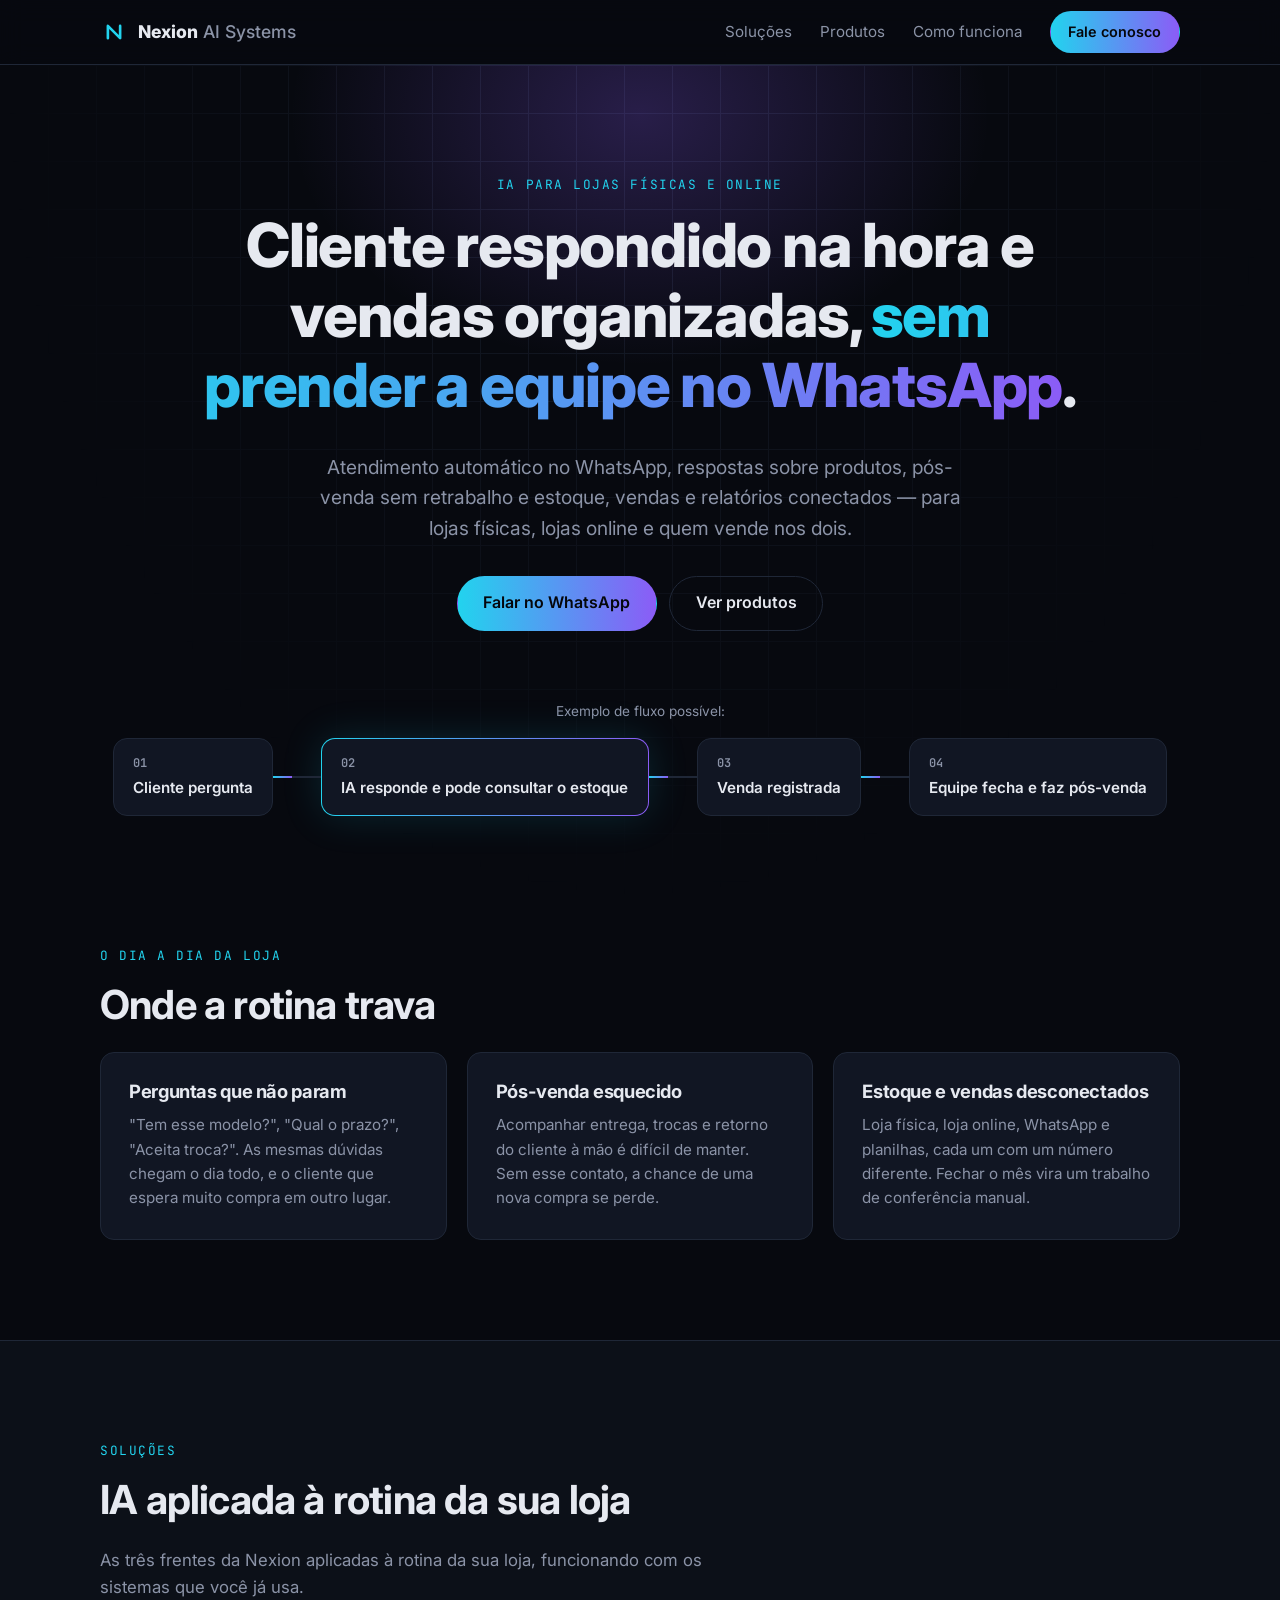
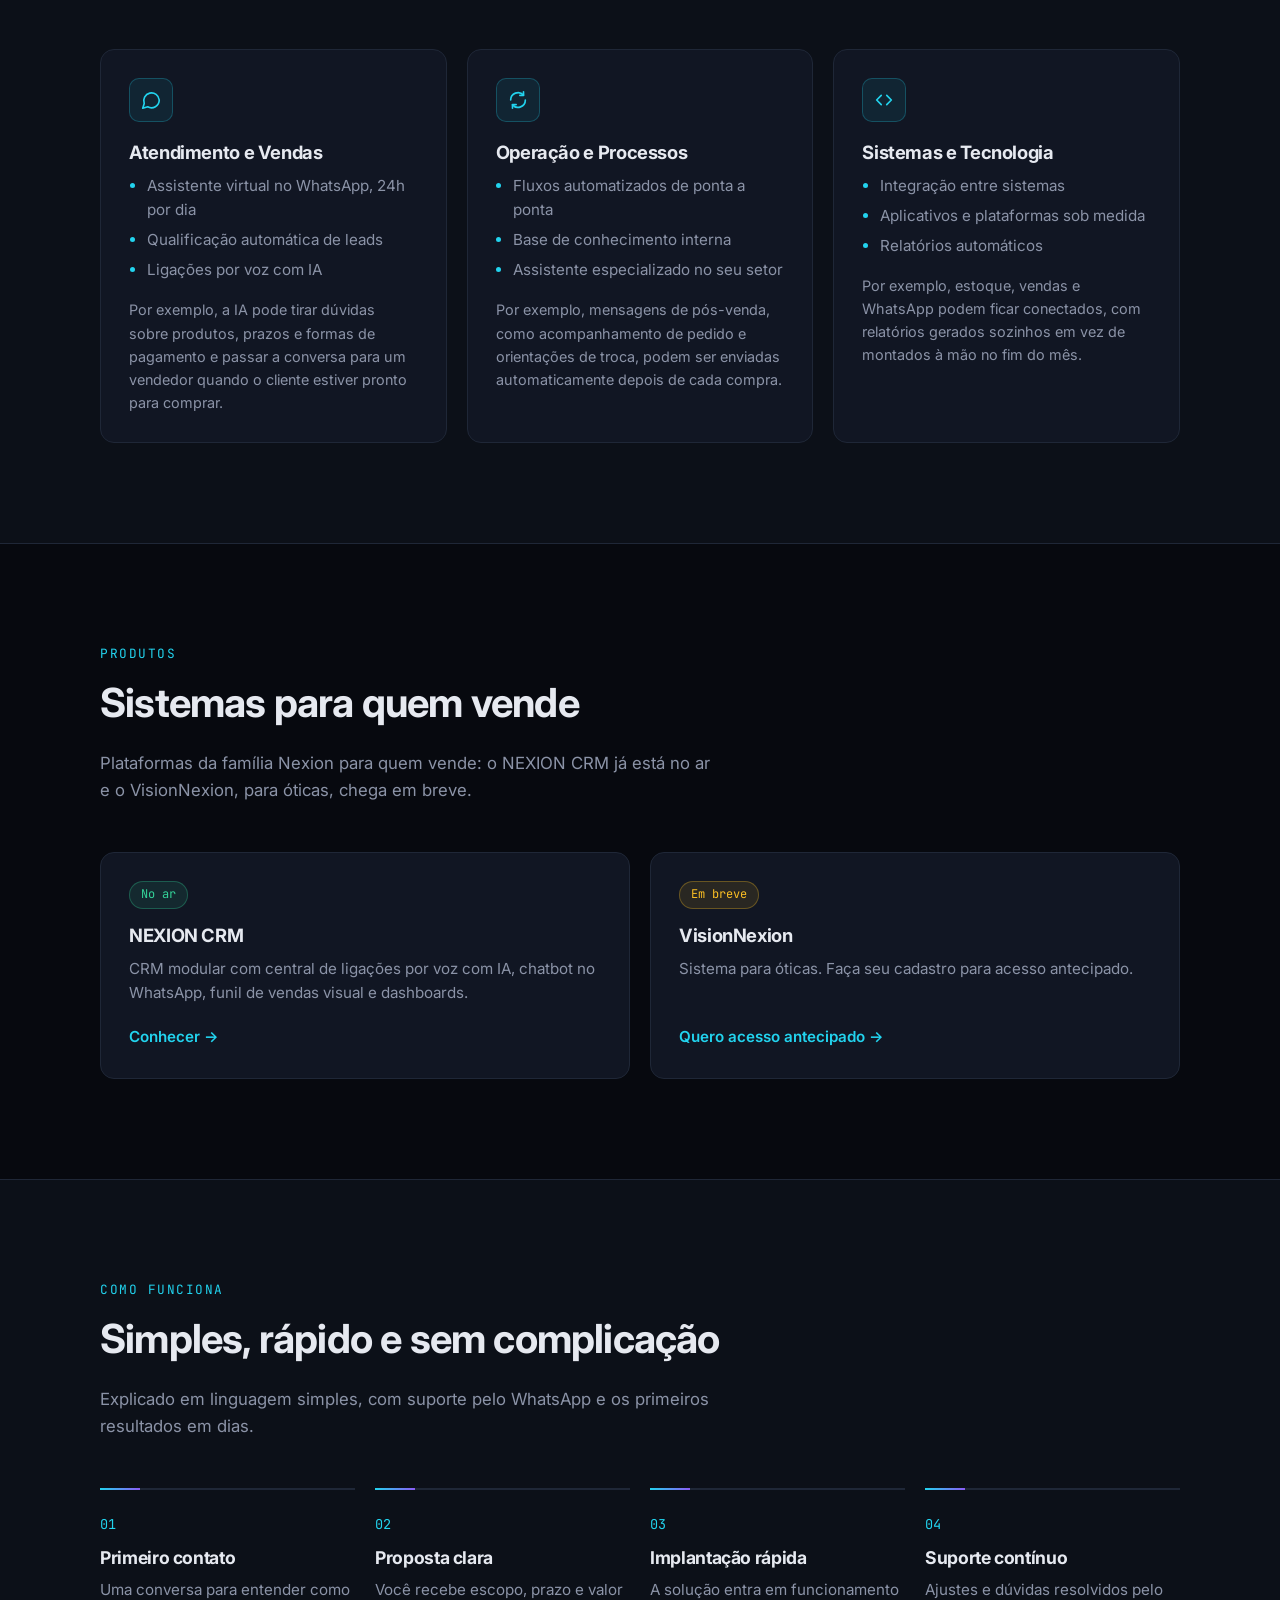
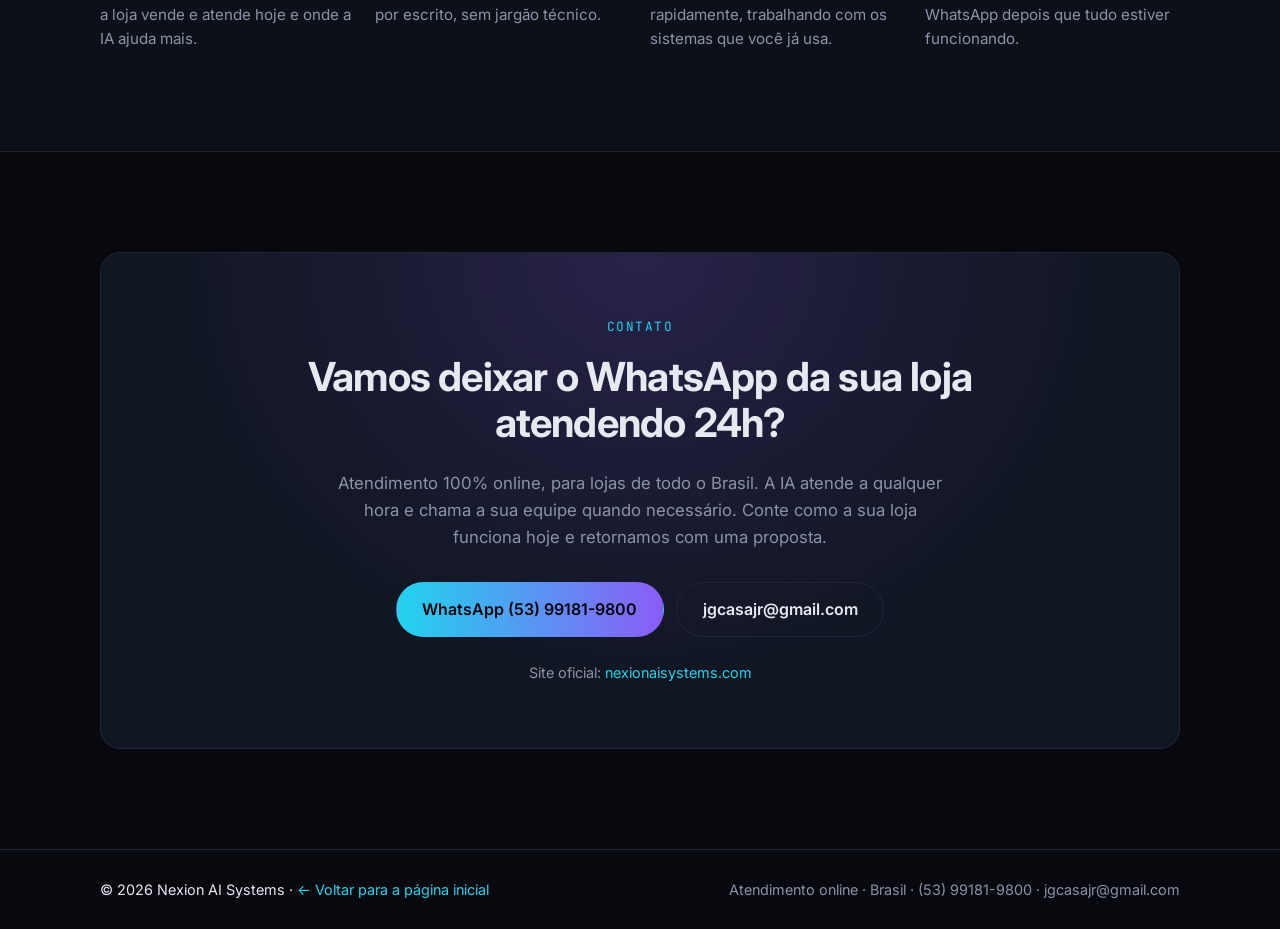
<file: varejo/index.html>
<!DOCTYPE html>
<html lang="pt-BR">
<head>
  <meta charset="utf-8">
  <meta name="viewport" content="width=device-width, initial-scale=1">
  <title>IA para Varejo — Nexion AI Systems</title>
  <meta name="description" content="Automação com IA para lojas físicas e online: atendimento no WhatsApp 24h, dúvidas de produto, pós-venda, integração de estoque e vendas e relatórios automáticos. Conheça o NEXION CRM e o VisionNexion para óticas.">
  <meta property="og:title" content="IA para Varejo — Nexion AI Systems">
  <meta property="og:description" content="Atendimento automático no WhatsApp, pós-venda e sistemas integrados para lojas físicas e online.">
  <meta property="og:type" content="website">
  <meta property="og:url" content="https://jgcasajr.github.io/varejo/">
  <link rel="canonical" href="https://jgcasajr.github.io/varejo/">
  <meta name="theme-color" content="#07090f">
  <link rel="icon" href="data:image/svg+xml,%3Csvg xmlns='http://www.w3.org/2000/svg' viewBox='0 0 32 32'%3E%3Crect width='32' height='32' rx='8' fill='%2307090f'/%3E%3Cpath d='M9 23V9l14 14V9' stroke='%2322d3ee' stroke-width='3' fill='none' stroke-linecap='round' stroke-linejoin='round'/%3E%3C/svg%3E">
  <link rel="preconnect" href="https://fonts.googleapis.com">
  <link rel="preconnect" href="https://fonts.gstatic.com" crossorigin>
  <link href="https://fonts.googleapis.com/css2?family=Inter:wght@400;500;600;700;800&family=JetBrains+Mono:wght@500&display=swap" rel="stylesheet">
  <link rel="stylesheet" href="../style.css">
  <style>
    .card p.card-note {
      margin-top: 1rem;
      font-size: 0.9rem;
    }
    .flow-caption {
      margin: 70px 0 0;
      text-align: center;
      font-size: 0.85rem;
    }
    .flow-caption + .flow {
      margin-top: 1rem;
    }
    @media (max-width: 640px) {
      .flow-caption { margin-top: 48px; }
      .flow { grid-auto-rows: 1fr; align-items: stretch; }
      .flow-node { height: 100%; align-self: stretch; }
    }
    .card-note strong {
      color: var(--text);
      font-weight: 600;
    }
    .back-link {
      color: var(--cyan);
    }
  </style>
</head>
<body>

  <header class="nav">
    <div class="container nav-inner">
      <a href="../" class="brand" aria-label="Nexion AI Systems — página inicial">
        <svg class="brand-mark" viewBox="0 0 32 32" aria-hidden="true">
          <path d="M9 23V9l14 14V9" />
        </svg>
        <span>Nexion<span class="brand-sub"> AI Systems</span></span>
      </a>
      <nav class="nav-links" aria-label="Navegação da página">
        <a href="#solucoes">Soluções</a>
        <a href="#produtos">Produtos</a>
        <a href="#processo">Como funciona</a>
        <a href="#contato" class="btn btn-sm">Fale conosco</a>
      </nav>
    </div>
  </header>

  <main>
    <!-- Hero -->
    <section id="inicio" class="hero">
      <div class="hero-grid" aria-hidden="true"></div>
      <div class="container hero-inner">
        <p class="eyebrow">IA para lojas físicas e online</p>
        <h1>Cliente respondido na hora e vendas organizadas, <span class="grad">sem prender a equipe no WhatsApp</span>.</h1>
        <p class="lead">Atendimento automático no WhatsApp, respostas sobre produtos, pós-venda sem retrabalho e estoque, vendas e relatórios conectados — para lojas físicas, lojas online e quem vende nos dois.</p>
        <div class="hero-cta">
          <a href="https://wa.me/5553991819800?text=Ol%C3%A1!%20Vim%20pela%20p%C3%A1gina%20de%20varejo%20da%20Nexion%20AI%20Systems%20e%20quero%20automatizar%20o%20atendimento%20da%20minha%20loja." class="btn" target="_blank" rel="noopener">Falar no WhatsApp</a>
          <a href="#produtos" class="btn btn-ghost">Ver produtos</a>
        </div>

        <!-- Diagrama de fluxo -->
        <p class="flow-caption muted">Exemplo de fluxo possível:</p>
        <div class="flow" role="group" aria-label="Exemplo de fluxo: cliente pergunta sobre um produto no WhatsApp, IA responde e pode consultar o estoque, venda é registrada no sistema, equipe finaliza e faz o pós-venda">
          <div class="flow-node"><span class="mono">01</span>Cliente pergunta</div>
          <div class="flow-edge" aria-hidden="true"></div>
          <div class="flow-node flow-node-ai"><span class="mono">02</span>IA responde e pode consultar o estoque</div>
          <div class="flow-edge" aria-hidden="true"></div>
          <div class="flow-node"><span class="mono">03</span>Venda registrada</div>
          <div class="flow-edge" aria-hidden="true"></div>
          <div class="flow-node"><span class="mono">04</span>Equipe fecha e faz pós-venda</div>
        </div>
      </div>
    </section>

    <!-- Dores -->
    <section class="section section-tight">
      <div class="container">
        <p class="eyebrow">O dia a dia da loja</p>
        <h2>Onde a rotina trava</h2>
        <div class="cards">
          <article class="card">
            <h3>Perguntas que não param</h3>
            <p>"Tem esse modelo?", "Qual o prazo?", "Aceita troca?". As mesmas dúvidas chegam o dia todo, e o cliente que espera muito compra em outro lugar.</p>
          </article>
          <article class="card">
            <h3>Pós-venda esquecido</h3>
            <p>Acompanhar entrega, trocas e retorno do cliente à mão é difícil de manter. Sem esse contato, a chance de uma nova compra se perde.</p>
          </article>
          <article class="card">
            <h3>Estoque e vendas desconectados</h3>
            <p>Loja física, loja online, WhatsApp e planilhas, cada um com um número diferente. Fechar o mês vira um trabalho de conferência manual.</p>
          </article>
        </div>
      </div>
    </section>

    <!-- Soluções -->
    <section id="solucoes" class="section section-alt">
      <div class="container">
        <p class="eyebrow">Soluções</p>
        <h2>IA aplicada à rotina da sua loja</h2>
        <p class="section-lead">As três frentes da Nexion aplicadas à rotina da sua loja, funcionando com os sistemas que você já usa.</p>

        <div class="cards">
          <article class="card">
            <div class="card-icon" aria-hidden="true">
              <svg viewBox="0 0 24 24"><path d="M21 12a8.5 8.5 0 0 1-12.6 7.4L3 21l1.6-5.2A8.5 8.5 0 1 1 21 12z"/></svg>
            </div>
            <h3>Atendimento e Vendas</h3>
            <ul class="card-list">
              <li>Assistente virtual no WhatsApp, 24h por dia</li>
              <li>Qualificação automática de leads</li>
              <li>Ligações por voz com IA</li>
            </ul>
            <p class="card-note">Por exemplo, a IA pode tirar dúvidas sobre produtos, prazos e formas de pagamento e passar a conversa para um vendedor quando o cliente estiver pronto para comprar.</p>
          </article>

          <article class="card">
            <div class="card-icon" aria-hidden="true">
              <svg viewBox="0 0 24 24"><path d="M4 12a8 8 0 0 1 14-5.3M20 12a8 8 0 0 1-14 5.3"/><path d="M18 3v4h-4M6 21v-4h4"/></svg>
            </div>
            <h3>Operação e Processos</h3>
            <ul class="card-list">
              <li>Fluxos automatizados de ponta a ponta</li>
              <li>Base de conhecimento interna</li>
              <li>Assistente especializado no seu setor</li>
            </ul>
            <p class="card-note">Por exemplo, mensagens de pós-venda, como acompanhamento de pedido e orientações de troca, podem ser enviadas automaticamente depois de cada compra.</p>
          </article>

          <article class="card">
            <div class="card-icon" aria-hidden="true">
              <svg viewBox="0 0 24 24"><path d="M9 7 4 12l5 5M15 7l5 5-5 5"/></svg>
            </div>
            <h3>Sistemas e Tecnologia</h3>
            <ul class="card-list">
              <li>Integração entre sistemas</li>
              <li>Aplicativos e plataformas sob medida</li>
              <li>Relatórios automáticos</li>
            </ul>
            <p class="card-note">Por exemplo, estoque, vendas e WhatsApp podem ficar conectados, com relatórios gerados sozinhos em vez de montados à mão no fim do mês.</p>
          </article>
        </div>
      </div>
    </section>

    <!-- Produtos -->
    <section id="produtos" class="section">
      <div class="container">
        <p class="eyebrow">Produtos</p>
        <h2>Sistemas para quem vende</h2>
        <p class="section-lead">Plataformas da família Nexion para quem vende: o NEXION CRM já está no ar e o VisionNexion, para óticas, chega em breve.</p>

        <div class="cards cards-2">
          <a class="card card-link" href="https://nexioncrm.nexionaisystems.com" target="_blank" rel="noopener">
            <span class="badge">No ar</span>
            <h3>NEXION CRM</h3>
            <p>CRM modular com central de ligações por voz com IA, chatbot no WhatsApp, funil de vendas visual e dashboards.</p>
            <span class="card-more">Conhecer →</span>
          </a>
          <a class="card card-link" href="https://nexionaisystems.com/#portfolio" target="_blank" rel="noopener">
            <span class="badge badge-soon">Em breve</span>
            <h3>VisionNexion</h3>
            <p>Sistema para óticas. Faça seu cadastro para acesso antecipado.</p>
            <span class="card-more">Quero acesso antecipado →</span>
          </a>
        </div>
      </div>
    </section>

    <!-- Processo -->
    <section id="processo" class="section section-alt">
      <div class="container">
        <p class="eyebrow">Como funciona</p>
        <h2>Simples, rápido e sem complicação</h2>
        <p class="section-lead">Explicado em linguagem simples, com suporte pelo WhatsApp e os primeiros resultados em dias.</p>

        <ol class="steps">
          <li class="step">
            <span class="step-num mono">01</span>
            <h3>Primeiro contato</h3>
            <p>Uma conversa para entender como a loja vende e atende hoje e onde a IA ajuda mais.</p>
          </li>
          <li class="step">
            <span class="step-num mono">02</span>
            <h3>Proposta clara</h3>
            <p>Você recebe escopo, prazo e valor por escrito, sem jargão técnico.</p>
          </li>
          <li class="step">
            <span class="step-num mono">03</span>
            <h3>Implantação rápida</h3>
            <p>A solução entra em funcionamento rapidamente, trabalhando com os sistemas que você já usa.</p>
          </li>
          <li class="step">
            <span class="step-num mono">04</span>
            <h3>Suporte contínuo</h3>
            <p>Ajustes e dúvidas resolvidos pelo WhatsApp depois que tudo estiver funcionando.</p>
          </li>
        </ol>
      </div>
    </section>

    <!-- Contato -->
    <section id="contato" class="section">
      <div class="container">
        <div class="cta-box">
          <p class="eyebrow">Contato</p>
          <h2>Vamos deixar o WhatsApp da sua loja atendendo 24h?</h2>
          <p class="section-lead">Atendimento 100% online, para lojas de todo o Brasil. A IA atende a qualquer hora e chama a sua equipe quando necessário. Conte como a sua loja funciona hoje e retornamos com uma proposta.</p>
          <div class="hero-cta">
            <a href="https://wa.me/5553991819800?text=Ol%C3%A1!%20Vim%20pela%20p%C3%A1gina%20de%20varejo%20da%20Nexion%20AI%20Systems%20e%20quero%20automatizar%20o%20atendimento%20da%20minha%20loja." class="btn" target="_blank" rel="noopener">WhatsApp (53) 99181-9800</a>
            <a href="mailto:jgcasajr@gmail.com?subject=Contato%20pelo%20site%20-%20Varejo%20-%20Nexion%20AI%20Systems" class="btn btn-ghost">jgcasajr@gmail.com</a>
          </div>
          <p class="cta-site muted">Site oficial: <a href="https://nexionaisystems.com" target="_blank" rel="noopener">nexionaisystems.com</a></p>
        </div>
      </div>
    </section>
  </main>

  <footer class="footer">
    <div class="container footer-inner">
      <span>© <span id="ano">2026</span> Nexion AI Systems · <a href="../" class="back-link">← Voltar para a página inicial</a></span>
      <span class="muted">Atendimento online · Brasil · <a href="https://wa.me/5553991819800?text=Ol%C3%A1!%20Vim%20pela%20p%C3%A1gina%20de%20varejo%20da%20Nexion%20AI%20Systems%20e%20quero%20automatizar%20o%20atendimento%20da%20minha%20loja." target="_blank" rel="noopener">(53) 99181-9800</a> · <a href="mailto:jgcasajr@gmail.com">jgcasajr@gmail.com</a></span>
    </div>
  </footer>

  <script>document.getElementById('ano').textContent = new Date().getFullYear();</script>
</body>
</html>
</file>
<file: style.css>
:root {
  --bg: #07090f;
  --bg-alt: #0c1018;
  --surface: #111623;
  --border: #1f2737;
  --text: #e6e9f0;
  --muted: #8b93a7;
  --cyan: #22d3ee;
  --violet: #8b5cf6;
  --grad: linear-gradient(90deg, var(--cyan), var(--violet));
  --radius: 14px;
}

*,
*::before,
*::after {
  box-sizing: border-box;
}

html {
  scroll-behavior: smooth;
  scroll-padding-top: 72px;
}

body {
  margin: 0;
  background: var(--bg);
  color: var(--text);
  font-family: 'Inter', system-ui, -apple-system, 'Segoe UI', sans-serif;
  line-height: 1.6;
  -webkit-font-smoothing: antialiased;
}

h1, h2, h3 {
  line-height: 1.15;
  letter-spacing: -0.02em;
  margin: 0 0 0.6em;
}

p {
  margin: 0 0 1em;
}

a {
  color: inherit;
  text-decoration: none;
}

.container {
  width: 100%;
  max-width: 1120px;
  margin: 0 auto;
  padding: 0 20px;
}

.mono {
  font-family: 'JetBrains Mono', ui-monospace, monospace;
}

.muted {
  color: var(--muted);
}

.grad {
  background: var(--grad);
  -webkit-background-clip: text;
  background-clip: text;
  color: transparent;
}

.eyebrow {
  font-family: 'JetBrains Mono', ui-monospace, monospace;
  font-size: 0.8rem;
  text-transform: uppercase;
  letter-spacing: 0.12em;
  color: var(--cyan);
  margin-bottom: 1rem;
}

/* Botões */
.btn {
  display: inline-block;
  padding: 0.85rem 1.6rem;
  border-radius: 999px;
  font-weight: 600;
  background: var(--grad);
  color: #05070c;
  border: 1px solid transparent;
  transition: transform 0.15s ease, box-shadow 0.15s ease;
}

.btn:hover {
  transform: translateY(-2px);
  box-shadow: 0 8px 30px rgba(34, 211, 238, 0.25);
}

.btn:focus-visible {
  outline: 2px solid var(--cyan);
  outline-offset: 3px;
}

.btn-ghost {
  background: transparent;
  color: var(--text);
  border-color: var(--border);
}

.btn-ghost:hover {
  border-color: var(--cyan);
  box-shadow: none;
}

.btn-sm {
  padding: 0.5rem 1.1rem;
  font-size: 0.9rem;
}

/* Navegação */
.nav {
  position: sticky;
  top: 0;
  z-index: 10;
  background: rgba(7, 9, 15, 0.8);
  backdrop-filter: blur(12px);
  -webkit-backdrop-filter: blur(12px);
  border-bottom: 1px solid var(--border);
}

.nav-inner {
  display: flex;
  align-items: center;
  justify-content: space-between;
  height: 64px;
}

.brand {
  display: flex;
  align-items: center;
  gap: 0.6rem;
  font-weight: 800;
  font-size: 1.1rem;
}

.brand-mark {
  width: 28px;
  height: 28px;
  fill: none;
  stroke: var(--cyan);
  stroke-width: 3;
  stroke-linecap: round;
  stroke-linejoin: round;
}

.brand-sub {
  font-weight: 500;
  color: var(--muted);
}

.nav-links {
  display: flex;
  align-items: center;
  gap: 1.75rem;
  font-size: 0.95rem;
}

.nav-links a:not(.btn) {
  color: var(--muted);
}

.nav-links a:not(.btn):hover {
  color: var(--text);
}

/* Hero */
.hero {
  position: relative;
  overflow: hidden;
  padding: 110px 0 90px;
}

.hero-grid {
  position: absolute;
  inset: 0;
  background-image:
    linear-gradient(var(--border) 1px, transparent 1px),
    linear-gradient(90deg, var(--border) 1px, transparent 1px);
  background-size: 48px 48px;
  mask-image: radial-gradient(ellipse at 50% 0%, #000 20%, transparent 70%);
  -webkit-mask-image: radial-gradient(ellipse at 50% 0%, #000 20%, transparent 70%);
  opacity: 0.5;
}

.hero::after {
  content: '';
  position: absolute;
  top: -200px;
  left: 50%;
  width: 700px;
  height: 500px;
  transform: translateX(-50%);
  background: radial-gradient(closest-side, rgba(139, 92, 246, 0.25), transparent);
  pointer-events: none;
}

.hero-inner {
  position: relative;
  z-index: 1;
  text-align: center;
}

.hero h1 {
  font-size: clamp(2.1rem, 5.5vw, 3.8rem);
  font-weight: 800;
  max-width: 900px;
  margin: 0 auto 0.5em;
}

.lead {
  font-size: clamp(1rem, 2vw, 1.2rem);
  color: var(--muted);
  max-width: 680px;
  margin: 0 auto 2rem;
}

.hero-cta {
  display: flex;
  flex-wrap: wrap;
  gap: 0.75rem;
  justify-content: center;
}

/* Diagrama de fluxo */
.flow {
  display: flex;
  align-items: center;
  justify-content: center;
  margin-top: 70px;
}

.flow-node {
  display: flex;
  flex-direction: column;
  gap: 0.2rem;
  padding: 0.9rem 1.2rem;
  min-width: 150px;
  background: var(--surface);
  border: 1px solid var(--border);
  border-radius: var(--radius);
  font-weight: 600;
  font-size: 0.95rem;
  text-align: left;
}

.flow-node .mono {
  font-size: 0.75rem;
  color: var(--muted);
}

.flow-node-ai {
  border-color: transparent;
  background:
    linear-gradient(var(--surface), var(--surface)) padding-box,
    var(--grad) border-box;
  box-shadow: 0 0 40px rgba(34, 211, 238, 0.15);
}

.flow-edge {
  position: relative;
  width: 48px;
  height: 2px;
  background: var(--border);
  overflow: hidden;
}

.flow-edge::after {
  content: '';
  position: absolute;
  inset: 0;
  width: 40%;
  background: var(--grad);
  animation: pulse 2s linear infinite;
}

@keyframes pulse {
  from { transform: translateX(-100%); }
  to { transform: translateX(260%); }
}

/* Seções */
.section {
  padding: 100px 0;
}

.section-alt {
  background: var(--bg-alt);
  border-top: 1px solid var(--border);
  border-bottom: 1px solid var(--border);
}

.section h2 {
  font-size: clamp(1.7rem, 3.5vw, 2.5rem);
  font-weight: 700;
  max-width: 700px;
}

.section-lead {
  color: var(--muted);
  font-size: 1.05rem;
  max-width: 620px;
  margin-bottom: 3rem;
}

/* Cards de serviços */
.cards {
  display: grid;
  grid-template-columns: repeat(3, 1fr);
  gap: 1.25rem;
}

.card {
  padding: 1.75rem;
  background: var(--surface);
  border: 1px solid var(--border);
  border-radius: var(--radius);
  transition: border-color 0.2s ease, transform 0.2s ease;
}

.card:hover {
  border-color: rgba(34, 211, 238, 0.5);
  transform: translateY(-3px);
}

.card h3 {
  font-size: 1.15rem;
}

.card p {
  color: var(--muted);
  margin: 0;
  font-size: 0.95rem;
}

.card-icon {
  width: 44px;
  height: 44px;
  display: grid;
  place-items: center;
  margin-bottom: 1.25rem;
  border-radius: 10px;
  background: rgba(34, 211, 238, 0.08);
  border: 1px solid rgba(34, 211, 238, 0.25);
}

.card-icon svg {
  width: 22px;
  height: 22px;
  fill: none;
  stroke: var(--cyan);
  stroke-width: 1.8;
  stroke-linecap: round;
  stroke-linejoin: round;
}

/* Etapas */
.steps {
  list-style: none;
  padding: 0;
  margin: 0;
  display: grid;
  grid-template-columns: repeat(4, 1fr);
  gap: 1.25rem;
}

.step {
  position: relative;
  padding-top: 1.5rem;
  border-top: 2px solid var(--border);
}

.step::before {
  content: '';
  position: absolute;
  top: -2px;
  left: 0;
  width: 40px;
  height: 2px;
  background: var(--grad);
}

.step-num {
  display: block;
  font-size: 0.85rem;
  color: var(--cyan);
  margin-bottom: 0.75rem;
}

.step h3 {
  font-size: 1.1rem;
}

.step p {
  color: var(--muted);
  font-size: 0.95rem;
  margin: 0;
}

/* Contato */
.cta-box {
  text-align: center;
  padding: 64px 24px;
  border-radius: 20px;
  border: 1px solid var(--border);
  background:
    radial-gradient(ellipse at 50% 0%, rgba(139, 92, 246, 0.18), transparent 60%),
    var(--surface);
}

.cta-box h2,
.cta-box .section-lead {
  margin-left: auto;
  margin-right: auto;
}

.cta-box .section-lead {
  margin-bottom: 2rem;
}

/* Rodapé */
.footer {
  border-top: 1px solid var(--border);
  padding: 28px 0;
  font-size: 0.9rem;
}

.footer-inner {
  display: flex;
  justify-content: space-between;
  flex-wrap: wrap;
  gap: 0.5rem;
}

/* Responsivo */
@media (max-width: 900px) {
  .cards {
    grid-template-columns: repeat(2, 1fr);
  }

  .steps {
    grid-template-columns: repeat(2, 1fr);
    row-gap: 2.5rem;
  }

  .flow {
    flex-wrap: wrap;
    gap: 0.75rem;
  }

  .flow-edge {
    display: none;
  }
}

@media (max-width: 640px) {
  .nav-links a:not(.btn),
  .brand-sub {
    display: none;
  }

  .hero {
    padding: 72px 0 64px;
  }

  .section {
    padding: 72px 0;
  }

  .cards,
  .steps {
    grid-template-columns: 1fr;
  }

  .flow {
    display: grid;
    grid-template-columns: 1fr 1fr;
    margin-top: 48px;
  }

  .flow-node {
    min-width: 0;
  }
}

@media (prefers-reduced-motion: reduce) {
  html {
    scroll-behavior: auto;
  }

  .flow-edge::after {
    animation: none;
  }

  .btn,
  .card {
    transition: none;
  }
}

/* Seção compacta */
.section-tight {
  padding-top: 40px;
}

/* Listas nos cards */
.card-list {
  margin: 0;
  padding-left: 1.1rem;
  color: var(--muted);
  font-size: 0.95rem;
}

.card-list li + li {
  margin-top: 0.35rem;
}

.card-list li::marker {
  color: var(--cyan);
}

/* Segmentos */
.segments {
  display: flex;
  flex-wrap: wrap;
  align-items: center;
  gap: 0.6rem;
  margin-top: 2.5rem;
}

.segments-label {
  color: var(--muted);
  font-size: 0.95rem;
  margin-right: 0.25rem;
}

.chip {
  padding: 0.35rem 0.9rem;
  border: 1px solid var(--border);
  border-radius: 999px;
  font-size: 0.9rem;
  background: var(--surface);
}

/* Portfólio */
.cards-2 {
  grid-template-columns: repeat(2, 1fr);
}

.card-link {
  display: flex;
  flex-direction: column;
}

.card-link p {
  flex: 1;
  margin-bottom: 1.25rem;
}

.card-more {
  color: var(--cyan);
  font-weight: 600;
  font-size: 0.95rem;
}

.badge {
  align-self: flex-start;
  margin-bottom: 1rem;
  padding: 0.2rem 0.7rem;
  border-radius: 999px;
  font-family: 'JetBrains Mono', ui-monospace, monospace;
  font-size: 0.75rem;
  color: #34d399;
  background: rgba(52, 211, 153, 0.1);
  border: 1px solid rgba(52, 211, 153, 0.3);
}

.badge-soon {
  color: #fbbf24;
  background: rgba(251, 191, 36, 0.1);
  border-color: rgba(251, 191, 36, 0.3);
}

.cta-site {
  margin: 1.5rem 0 0;
  font-size: 0.9rem;
}

.cta-site a {
  color: var(--cyan);
}

@media (max-width: 640px) {
  .cards-2 {
    grid-template-columns: 1fr;
  }
}

.chip-link {
  transition: border-color 0.2s ease, color 0.2s ease;
}

.chip-link:hover {
  border-color: var(--cyan);
  color: var(--cyan);
}
</file>
